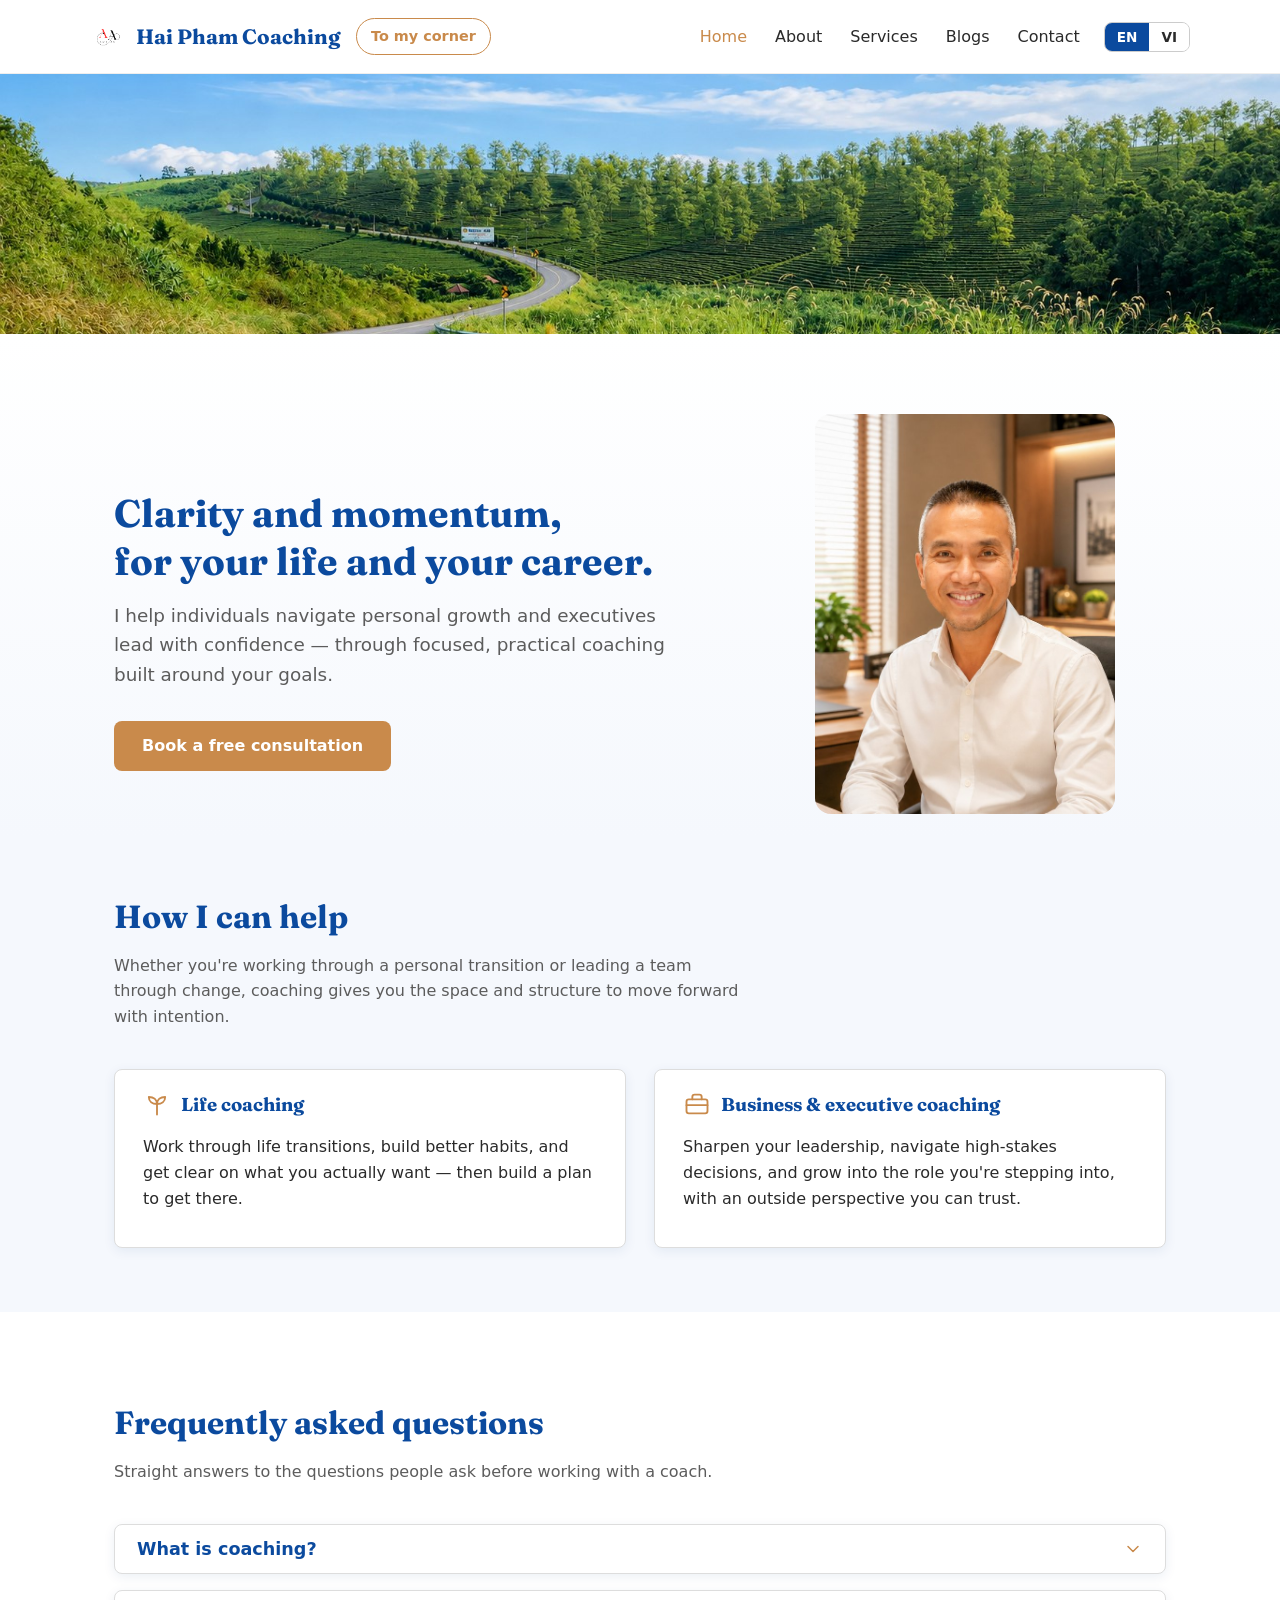
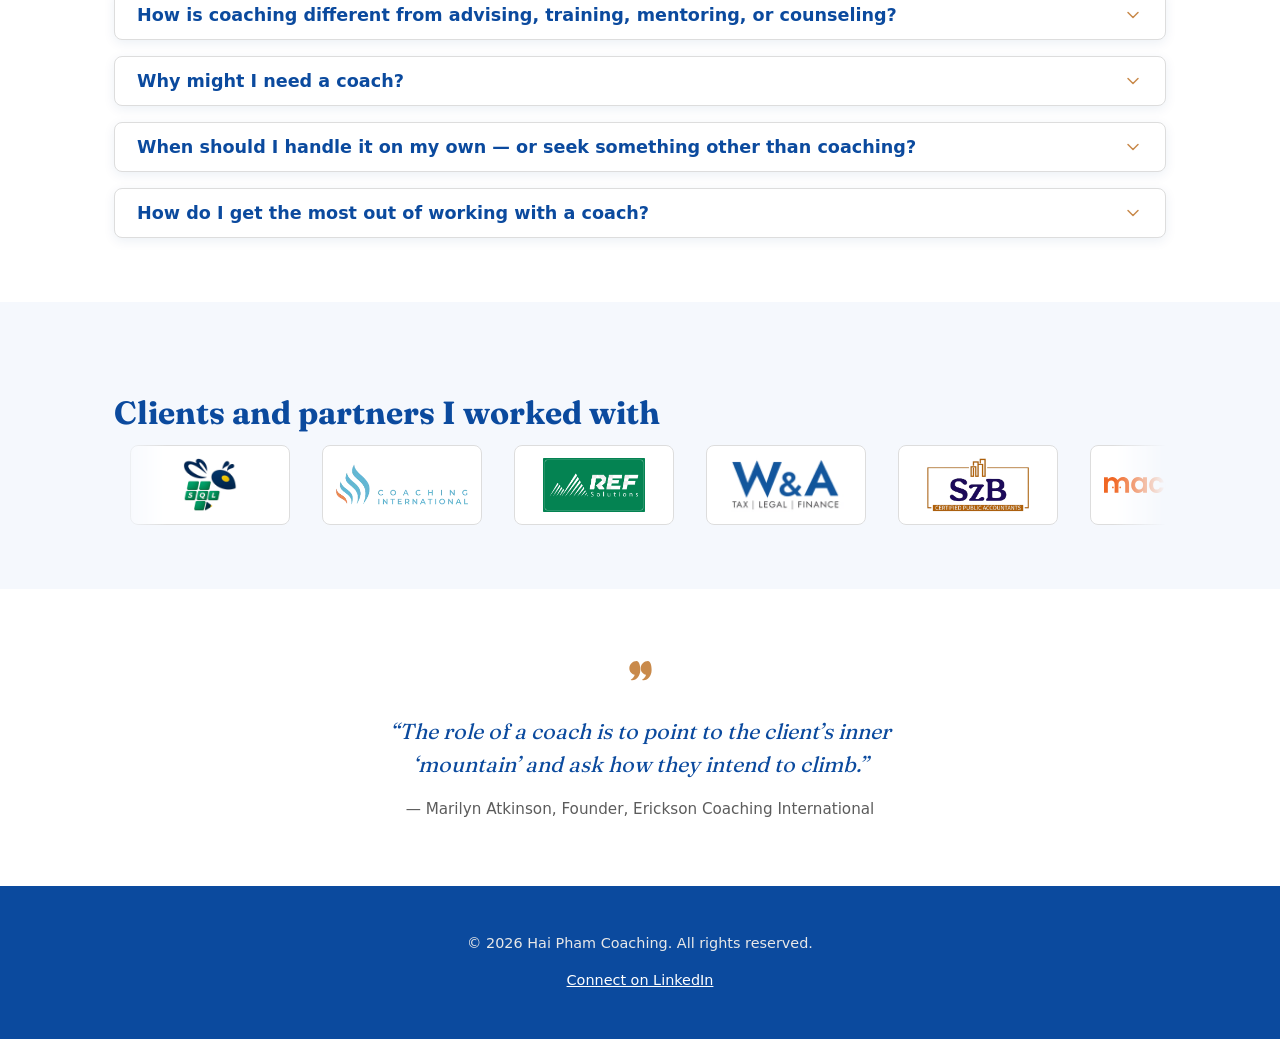
<file: index.html>
<!DOCTYPE html>
<html lang="en">
<head>
  <meta charset="UTF-8">
  <meta name="viewport" content="width=device-width, initial-scale=1.0">
  <title>Hai Pham Coaching &mdash; Life &amp; executive coaching</title>
  <link rel="preload" href="fonts/fraunces.woff2" as="font" type="font/woff2" crossorigin>
  <link rel="stylesheet" href="css/style.css">
  <link rel="icon" type="image/png" href="img/logo.png">
</head>
<body>
  <header class="site-header">
    <nav class="nav container">
      <div class="nav-left">
        <a class="nav-brand" href="index.html">
          <img src="img/logo.png" alt="Hai Pham Coaching logo" class="nav-logo">
          Hai Pham Coaching
        </a>
        <a class="nav-corner" href="corner/">
          <span class="i18n-inline" data-lang="en">To my corner</span><span class="i18n-inline" data-lang="vi">Đến góc của tôi</span>
        </a>
      </div>
      <div class="nav-right">
        <ul class="nav-links">
          <li><a href="index.html" class="active">
            <span class="i18n-inline" data-lang="en">Home</span><span class="i18n-inline" data-lang="vi">Trang chủ</span>
          </a></li>
          <li><a href="about.html">
            <span class="i18n-inline" data-lang="en">About</span><span class="i18n-inline" data-lang="vi">Giới thiệu</span>
          </a></li>
          <li><a href="services.html">
            <span class="i18n-inline" data-lang="en">Services</span><span class="i18n-inline" data-lang="vi">Dịch vụ</span>
          </a></li>
          <li><a href="blog.html">
            <span class="i18n-inline" data-lang="en">Blogs</span><span class="i18n-inline" data-lang="vi">Bài viết</span>
          </a></li>
          <li><a href="contact.html">
            <span class="i18n-inline" data-lang="en">Contact</span><span class="i18n-inline" data-lang="vi">Liên hệ</span>
          </a></li>
        </ul>
        <div class="lang-toggle">
          <button type="button" data-lang="en" class="active">EN</button>
          <button type="button" data-lang="vi">VI</button>
        </div>
      </div>
    </nav>
  </header>

  <div class="page-banner">
    <img src="img/banner-tea-hill.jpg" alt="Winding road through tea hill terraces at Dồi chè Phước Lạc">
  </div>

  <main>
    <section class="hero">
      <div class="container hero-inner">
        <div class="hero-content">
          <h1>
            <span class="i18n-inline" data-lang="en">Clarity and momentum, for&nbsp;your life and your career.</span><span class="i18n-inline" data-lang="vi">Sự rõ ràng và động lực, cho&nbsp;cuộc sống và sự nghiệp của bạn.</span>
          </h1>
          <p>
            <span class="i18n-inline" data-lang="en">
              I help individuals navigate personal growth and executives lead with
              confidence &mdash; through focused, practical coaching built around
              your goals.
            </span><span class="i18n-inline" data-lang="vi">
              Tôi giúp các cá nhân định hướng hành trình phát triển bản thân và các
              nhà lãnh đạo dẫn dắt với sự tự tin &mdash; thông qua coaching tập
              trung, thực tế, xây dựng quanh mục tiêu của bạn.
            </span>
          </p>
          <a class="btn btn-primary" href="contact.html">
            <span class="i18n-inline" data-lang="en">Book a free consultation</span><span class="i18n-inline" data-lang="vi">Đặt lịch tư vấn miễn phí</span>
          </a>
        </div>
        <div class="hero-photo">
          <img src="img/headshot.jpg" alt="Hai Pham">
        </div>
      </div>
    </section>

    <section class="section section-tight-top">
      <div class="container">
        <h2>
          <span class="i18n-inline" data-lang="en">How I can help</span><span class="i18n-inline" data-lang="vi">Tôi có thể giúp gì cho bạn</span>
        </h2>
        <p class="section-intro">
          <span class="i18n-inline" data-lang="en">
            Whether you're working through a personal transition or leading a
            team through change, coaching gives you the space and structure to
            move forward with intention.
          </span><span class="i18n-inline" data-lang="vi">
            Dù bạn đang trải qua một giai đoạn chuyển đổi cá nhân hay dẫn dắt
            đội ngũ qua thời kỳ thay đổi, coaching mang lại cho bạn không gian
            và cấu trúc để tiến về phía trước một cách có chủ đích.
          </span>
        </p>
        <div class="grid">
          <div class="card">
            <div class="card-heading">
              <svg class="card-icon" aria-hidden="true"><use href="img/icons.svg#icon-sprout"></use></svg>
              <h3>Life coaching</h3>
            </div>
            <p>
              <span class="i18n-inline" data-lang="en">
                Work through life transitions, build better habits, and get
                clear on what you actually want &mdash; then build a plan to
                get there.
              </span><span class="i18n-inline" data-lang="vi">
                Vượt qua các giai đoạn chuyển đổi trong cuộc sống, xây dựng
                thói quen tốt hơn, và làm rõ điều bạn thực sự muốn &mdash;
                sau đó xây dựng kế hoạch để đạt được điều đó.
              </span>
            </p>
          </div>
          <div class="card">
            <div class="card-heading">
              <svg class="card-icon" aria-hidden="true"><use href="img/icons.svg#icon-briefcase"></use></svg>
              <h3>Business &amp; executive coaching</h3>
            </div>
            <p>
              <span class="i18n-inline" data-lang="en">
                Sharpen your leadership, navigate high-stakes decisions, and
                grow into the role you're stepping into, with an outside
                perspective you can trust.
              </span><span class="i18n-inline" data-lang="vi">
                Rèn giũa khả năng lãnh đạo, đưa ra quyết định trong những tình
                huống quan trọng, và phát triển vào vai trò mới &mdash; với
                một góc nhìn khách quan mà bạn có thể tin tưởng.
              </span>
            </p>
          </div>
        </div>
      </div>
    </section>

    <section class="section section-alt">
      <div class="container">
        <h2>
          <span class="i18n-inline" data-lang="en">Frequently asked questions</span><span class="i18n-inline" data-lang="vi">Câu hỏi thường gặp</span>
        </h2>
        <p class="section-intro">
          <span class="i18n-inline" data-lang="en">
            Straight answers to the questions people ask before working with a coach.
          </span><span class="i18n-inline" data-lang="vi">
            Câu trả lời thẳng thắn cho những câu hỏi mọi người thường đặt ra
            trước khi làm việc với một coach.
          </span>
        </p>
        <div class="stack">
          <div class="card faq-item">
            <button type="button" class="faq-question">
              <span>
                <span class="i18n-inline" data-lang="en">What is coaching?</span><span class="i18n-inline" data-lang="vi">Coaching là gì?</span>
              </span>
              <svg class="faq-toggle-icon" aria-hidden="true"><use href="img/icons.svg#icon-chevron"></use></svg>
            </button>
            <div class="faq-answer">
              <p>
                <span class="i18n-inline" data-lang="en">
                  Coaching is a structured conversation built on questions, not answers.
                  A coach helps you think more clearly, see your own blind spots, and
                  decide faster &mdash; the coach doesn't hand you a solution, you build
                  it yourself. It is future-focused: the starting point is where you
                  want to go, not what went wrong.
                </span><span class="i18n-inline" data-lang="vi">
                  Coaching là một cuộc trò chuyện có cấu trúc, được xây dựng trên câu hỏi
                  chứ không phải câu trả lời. Coach giúp bạn suy nghĩ rõ ràng hơn, nhìn
                  thấy điểm mù của chính mình, và ra quyết định nhanh hơn &mdash; coach
                  không đưa ra giải pháp, chính bạn là người xây dựng nó. Coaching hướng
                  đến tương lai: điểm khởi đầu là nơi bạn muốn đến, không phải chuyện đã
                  sai ở đâu.
                </span>
              </p>
            </div>
          </div>

          <div class="card faq-item">
            <button type="button" class="faq-question">
              <span>
                <span class="i18n-inline" data-lang="en">How is coaching different from advising, training, mentoring, or counseling?</span><span class="i18n-inline" data-lang="vi">Coaching khác gì với tư vấn, đào tạo, cố vấn, hay trị liệu tâm lý?</span>
              </span>
              <svg class="faq-toggle-icon" aria-hidden="true"><use href="img/icons.svg#icon-chevron"></use></svg>
            </button>
            <div class="faq-answer">
              <p>
                <span class="i18n-inline" data-lang="en">
                  They solve different problems. Picking the wrong one wastes time and money.
                </span><span class="i18n-inline" data-lang="vi">
                  Mỗi phương pháp giải quyết một vấn đề khác nhau. Chọn sai phương pháp
                  sẽ lãng phí thời gian và tiền bạc.
                </span>
              </p>
              <div class="faq-table-wrapper i18n-block" data-lang="en">
                <table class="faq-table">
                  <thead>
                    <tr><th>Approach</th><th>Who holds the answer</th><th>Best used when</th></tr>
                  </thead>
                  <tbody>
                    <tr><td>Advising</td><td>The advisor (an expert)</td><td>You need specific expert knowledge to solve a defined problem</td></tr>
                    <tr><td>Training</td><td>The trainer / the curriculum</td><td>You're missing a skill or piece of knowledge</td></tr>
                    <tr><td>Mentoring</td><td>The mentor (via their own experience)</td><td>You want guidance from someone who has walked a similar path</td></tr>
                    <tr><td>Counseling / Therapy</td><td>The therapist, working with you on healing</td><td>You're dealing with emotional pain, trauma, or mental health</td></tr>
                    <tr><td>Coaching</td><td>You</td><td>You already have the capability, but need clarity, structure, and accountability to move</td></tr>
                  </tbody>
                </table>
              </div>
              <div class="faq-table-wrapper i18n-block" data-lang="vi">
                <table class="faq-table">
                  <thead>
                    <tr><th>Phương pháp</th><th>Ai nắm câu trả lời</th><th>Phù hợp khi nào</th></tr>
                  </thead>
                  <tbody>
                    <tr><td>Tư vấn (Advising)</td><td>Chuyên gia tư vấn</td><td>Bạn cần kiến thức chuyên môn cụ thể để giải quyết một vấn đề đã xác định rõ</td></tr>
                    <tr><td>Đào tạo (Training)</td><td>Giảng viên / chương trình đào tạo</td><td>Bạn đang thiếu một kỹ năng hoặc kiến thức cụ thể</td></tr>
                    <tr><td>Cố vấn (Mentoring)</td><td>Người cố vấn (dựa trên kinh nghiệm của họ)</td><td>Bạn muốn được dẫn dắt bởi người đã từng đi qua con đường tương tự</td></tr>
                    <tr><td>Trị liệu tâm lý (Counseling)</td><td>Chuyên gia trị liệu, cùng bạn xử lý tổn thương</td><td>Bạn đang đối diện với nỗi đau tinh thần, sang chấn, hoặc vấn đề sức khỏe tâm lý</td></tr>
                    <tr><td>Coaching</td><td>Chính bạn</td><td>Bạn đã có năng lực, nhưng cần sự rõ ràng, cấu trúc, và tính cam kết để hành động</td></tr>
                  </tbody>
                </table>
              </div>
            </div>
          </div>

          <div class="card faq-item">
            <button type="button" class="faq-question">
              <span>
                <span class="i18n-inline" data-lang="en">Why might I need a coach?</span><span class="i18n-inline" data-lang="vi">Tại sao tôi có thể cần một coach?</span>
              </span>
              <svg class="faq-toggle-icon" aria-hidden="true"><use href="img/icons.svg#icon-chevron"></use></svg>
            </button>
            <div class="faq-answer">
              <p>
                <span class="i18n-inline" data-lang="en">Consider coaching if you recognize any of these:</span><span class="i18n-inline" data-lang="vi">Hãy cân nhắc coaching nếu bạn nhận ra một trong các dấu hiệu sau:</span>
              </p>
              <ul>
                <li><span class="i18n-inline" data-lang="en">You're facing an important decision and want a clearer head, not a second opinion</span><span class="i18n-inline" data-lang="vi">Bạn đang đối diện với một quyết định quan trọng và cần một cái đầu tỉnh táo hơn, chứ không phải thêm một ý kiến khác</span></li>
                <li><span class="i18n-inline" data-lang="en">You're capable but stuck &mdash; you know something needs to change but can't pin down what</span><span class="i18n-inline" data-lang="vi">Bạn có năng lực nhưng đang bị mắc kẹt &mdash; bạn biết cần thay đổi điều gì đó nhưng chưa xác định được rõ ràng</span></li>
                <li><span class="i18n-inline" data-lang="en">You're stepping into a new role, level, or responsibility and want to navigate it deliberately</span><span class="i18n-inline" data-lang="vi">Bạn đang bước vào một vai trò, cấp bậc, hoặc trách nhiệm mới và muốn đi qua giai đoạn này một cách có chủ đích</span></li>
                <li><span class="i18n-inline" data-lang="en">You want a structured space with real accountability, not just a conversation that ends when it ends</span><span class="i18n-inline" data-lang="vi">Bạn muốn một không gian có cấu trúc với tính cam kết thực sự, không chỉ là một cuộc trò chuyện kết thúc rồi thôi</span></li>
                <li><span class="i18n-inline" data-lang="en">You want an independent thinking partner with no stake in the outcome</span><span class="i18n-inline" data-lang="vi">Bạn muốn một người đồng hành tư duy độc lập, không có lợi ích cá nhân trong kết quả của bạn</span></li>
              </ul>
            </div>
          </div>

          <div class="card faq-item">
            <button type="button" class="faq-question">
              <span>
                <span class="i18n-inline" data-lang="en">When should I handle it on my own &mdash; or seek something other than coaching?</span><span class="i18n-inline" data-lang="vi">Khi nào tôi nên tự xử lý, hoặc tìm đến một hình thức hỗ trợ khác thay vì coaching?</span>
              </span>
              <svg class="faq-toggle-icon" aria-hidden="true"><use href="img/icons.svg#icon-chevron"></use></svg>
            </button>
            <div class="faq-answer">
              <p>
                <span class="i18n-inline" data-lang="en">Coaching isn't the right tool for everything. Consider other paths when:</span><span class="i18n-inline" data-lang="vi">Coaching không phải là công cụ phù hợp cho mọi tình huống. Hãy cân nhắc hướng khác khi:</span>
              </p>
              <ul>
                <li><span class="i18n-inline" data-lang="en">The gap is a missing skill or piece of knowledge &rarr; training will close it faster</span><span class="i18n-inline" data-lang="vi">Khoảng trống là do thiếu kỹ năng hoặc kiến thức &rarr; đào tạo sẽ giải quyết nhanh hơn</span></li>
                <li><span class="i18n-inline" data-lang="en">You need a specific expert answer to a defined technical problem &rarr; advice is more efficient</span><span class="i18n-inline" data-lang="vi">Bạn cần một câu trả lời chuyên môn cụ thể cho một vấn đề kỹ thuật đã xác định rõ &rarr; tư vấn sẽ hiệu quả hơn</span></li>
                <li><span class="i18n-inline" data-lang="en">You're carrying emotional pain, trauma, or a mental health condition &rarr; therapy is the appropriate support</span><span class="i18n-inline" data-lang="vi">Bạn đang mang nỗi đau tinh thần, sang chấn, hoặc một vấn đề sức khỏe tâm lý &rarr; trị liệu là hình thức hỗ trợ phù hợp</span></li>
                <li><span class="i18n-inline" data-lang="en">You already have full clarity and a plan &mdash; you just need to execute it</span><span class="i18n-inline" data-lang="vi">Bạn đã có sự rõ ràng và một kế hoạch đầy đủ &mdash; bạn chỉ cần bắt tay vào thực hiện</span></li>
                <li><span class="i18n-inline" data-lang="en">You're not ready to be honest and open in the conversation &mdash; coaching only works with real engagement</span><span class="i18n-inline" data-lang="vi">Bạn chưa sẵn sàng thành thật và cởi mở trong cuộc trò chuyện &mdash; coaching chỉ hiệu quả khi có sự tham gia thực sự</span></li>
              </ul>
            </div>
          </div>

          <div class="card faq-item">
            <button type="button" class="faq-question">
              <span>
                <span class="i18n-inline" data-lang="en">How do I get the most out of working with a coach?</span><span class="i18n-inline" data-lang="vi">Làm sao để tận dụng tốt nhất một coach?</span>
              </span>
              <svg class="faq-toggle-icon" aria-hidden="true"><use href="img/icons.svg#icon-chevron"></use></svg>
            </button>
            <div class="faq-answer">
              <ul>
                <li><span class="i18n-inline" data-lang="en">Bring a real, specific topic &mdash; not a vague theme</span><span class="i18n-inline" data-lang="vi">Mang đến một chủ đề thực tế, cụ thể &mdash; không phải một ý tưởng mơ hồ</span></li>
                <li><span class="i18n-inline" data-lang="en">Be willing to be challenged, not just validated</span><span class="i18n-inline" data-lang="vi">Sẵn sàng được thử thách, không chỉ để được xác nhận là mình đúng</span></li>
                <li><span class="i18n-inline" data-lang="en">Do the thinking and action between sessions, not only during them</span><span class="i18n-inline" data-lang="vi">Thực hiện việc suy nghĩ và hành động giữa các buổi, không chỉ trong buổi coaching</span></li>
                <li><span class="i18n-inline" data-lang="en">Stay honest even when it's uncomfortable &mdash; a coach can only work with what you actually bring</span><span class="i18n-inline" data-lang="vi">Giữ sự thành thật ngay cả khi điều đó không thoải mái &mdash; coach chỉ có thể làm việc với những gì bạn thực sự mang đến</span></li>
                <li><span class="i18n-inline" data-lang="en">Commit to a minimum number of sessions (typically 3&ndash;6) before judging results; change rarely shows in one conversation</span><span class="i18n-inline" data-lang="vi">Cam kết một số buổi tối thiểu (thường là 3&ndash;6 buổi) trước khi đánh giá kết quả; sự thay đổi hiếm khi thể hiện rõ sau một cuộc trò chuyện</span></li>
              </ul>
            </div>
          </div>
        </div>
      </div>
    </section>

    <section class="section">
      <div class="container">
        <h2>
          <span class="i18n-inline" data-lang="en">Clients and partners I worked with</span><span class="i18n-inline" data-lang="vi">Khách hàng và đối tác tôi đã làm việc cùng</span>
        </h2>
        <div class="logo-marquee">
          <div class="logo-track">
            <div class="logo-item"><img src="img/logos/beefast.jpg" alt="Beefast"></div>
            <div class="logo-item"><img src="img/logos/eci.webp" alt="Erickson Coaching International"></div>
            <div class="logo-item"><img src="img/logos/ref-solutions.png" alt="REF Solutions"></div>
            <div class="logo-item"><img src="img/logos/wa-tax-legal-finance.png" alt="W&amp;A Tax Legal Finance"></div>
            <div class="logo-item"><img src="img/logos/szbcpa.webp" alt="SzB Certified Public Accountants"></div>
            <div class="logo-item"><img src="img/logos/ma-corner.svg" alt="MA Corner"></div>
            <div class="logo-item" aria-hidden="true"><img src="img/logos/beefast.jpg" alt=""></div>
            <div class="logo-item" aria-hidden="true"><img src="img/logos/eci.webp" alt=""></div>
            <div class="logo-item" aria-hidden="true"><img src="img/logos/ref-solutions.png" alt=""></div>
            <div class="logo-item" aria-hidden="true"><img src="img/logos/wa-tax-legal-finance.png" alt=""></div>
            <div class="logo-item" aria-hidden="true"><img src="img/logos/szbcpa.webp" alt=""></div>
            <div class="logo-item" aria-hidden="true"><img src="img/logos/ma-corner.svg" alt=""></div>
          </div>
        </div>
      </div>
    </section>

    <section class="section section-alt quote-section">
      <div class="container">
        <svg class="quote-mark-icon" aria-hidden="true"><use href="img/icons.svg#icon-quote"></use></svg>
        <blockquote class="quote-block i18n-block" data-lang="en">
          <p class="quote-text">&ldquo;The role of a coach is to point to the client&rsquo;s inner &lsquo;mountain&rsquo; and ask how they intend to climb.&rdquo;</p>
          <p class="quote-attribution">&mdash; Marilyn Atkinson, Founder, Erickson Coaching International</p>
        </blockquote>
        <blockquote class="quote-block i18n-block" data-lang="vi">
          <p class="quote-text">&ldquo;Vai trò của coach là chỉ cho khách hàng thấy &lsquo;ngọn núi&rsquo; bên trong họ &mdash; và hỏi họ định leo lên như thế nào.&rdquo;</p>
          <p class="quote-attribution">&mdash; Marilyn Atkinson, Nhà sáng lập, Erickson Coaching International</p>
        </blockquote>
      </div>
    </section>
  </main>

  <footer class="site-footer">
    <div class="container">
      <p>
        <span class="i18n-inline" data-lang="en">&copy; 2026 Hai Pham Coaching. All rights reserved.</span><span class="i18n-inline" data-lang="vi">&copy; 2026 Hai Pham Coaching. Bảo lưu mọi quyền.</span>
      </p>
      <p><a href="https://www.linkedin.com/in/minh-hai-pham-14641437" target="_blank" rel="noopener">
        <span class="i18n-inline" data-lang="en">Connect on LinkedIn</span><span class="i18n-inline" data-lang="vi">Kết nối trên LinkedIn</span>
      </a></p>
    </div>
  </footer>

  <script src="js/i18n.js"></script>
  <script src="js/faq.js"></script>
</body>
</html>
</file>
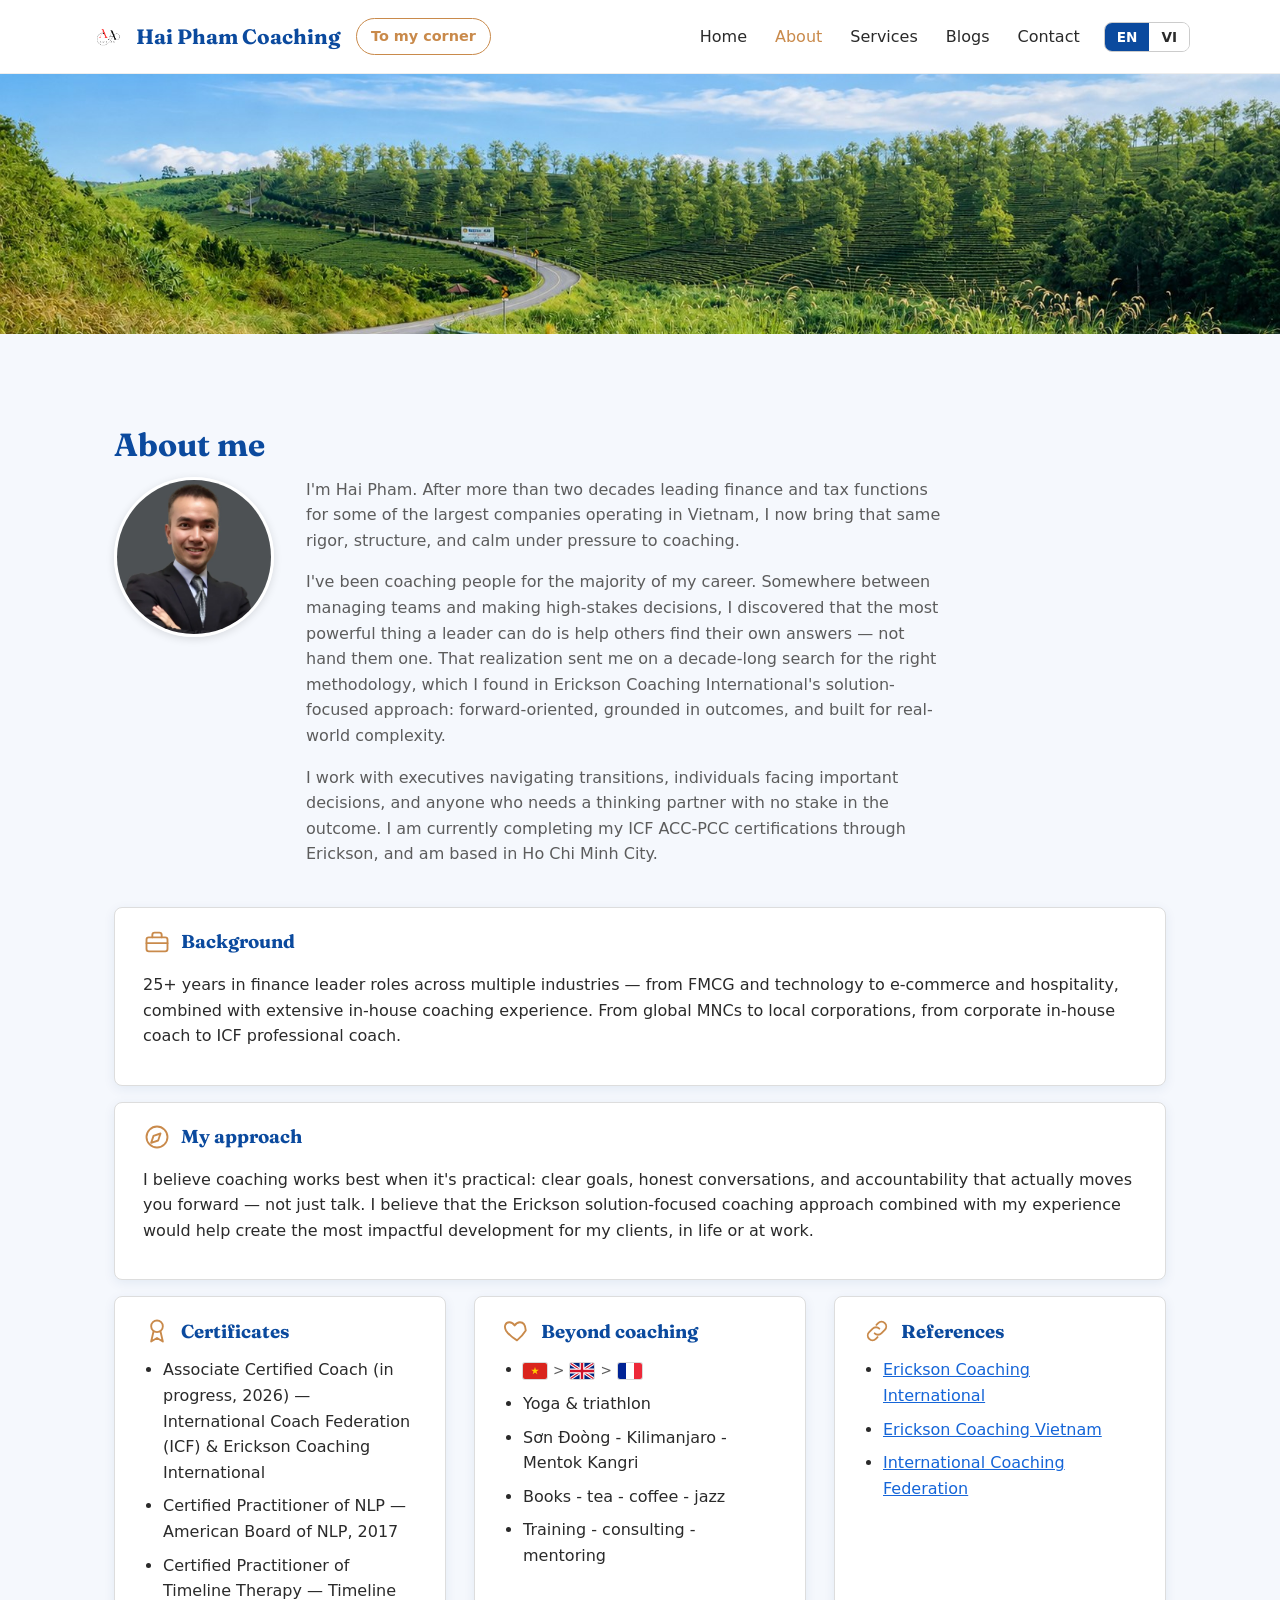
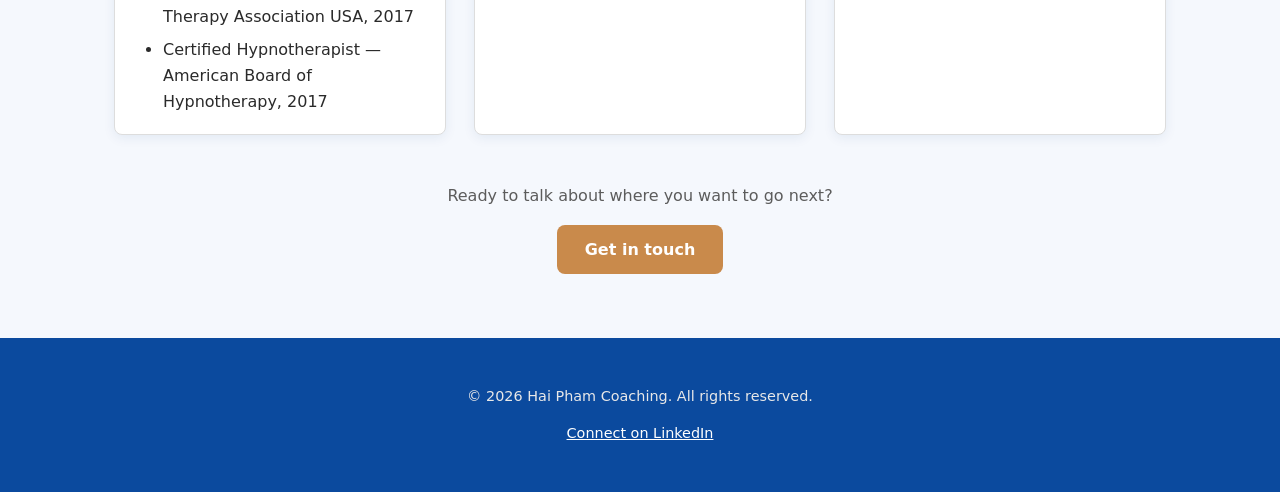
<file: about.html>
<!DOCTYPE html>
<html lang="en">
<head>
  <meta charset="UTF-8">
  <meta name="viewport" content="width=device-width, initial-scale=1.0">
  <title>About &mdash; Hai Pham Coaching</title>
  <link rel="preload" href="fonts/fraunces.woff2" as="font" type="font/woff2" crossorigin>
  <link rel="stylesheet" href="css/style.css">
  <link rel="icon" type="image/png" href="img/logo.png">
</head>
<body>
  <header class="site-header">
    <nav class="nav container">
      <div class="nav-left">
        <a class="nav-brand" href="index.html">
          <img src="img/logo.png" alt="Hai Pham Coaching logo" class="nav-logo">
          Hai Pham Coaching
        </a>
        <a class="nav-corner" href="corner/">
          <span class="i18n-inline" data-lang="en">To my corner</span><span class="i18n-inline" data-lang="vi">Đến góc của tôi</span>
        </a>
      </div>
      <div class="nav-right">
        <ul class="nav-links">
          <li><a href="index.html">
            <span class="i18n-inline" data-lang="en">Home</span><span class="i18n-inline" data-lang="vi">Trang chủ</span>
          </a></li>
          <li><a href="about.html" class="active">
            <span class="i18n-inline" data-lang="en">About</span><span class="i18n-inline" data-lang="vi">Giới thiệu</span>
          </a></li>
          <li><a href="services.html">
            <span class="i18n-inline" data-lang="en">Services</span><span class="i18n-inline" data-lang="vi">Dịch vụ</span>
          </a></li>
          <li><a href="blog.html">
            <span class="i18n-inline" data-lang="en">Blogs</span><span class="i18n-inline" data-lang="vi">Bài viết</span>
          </a></li>
          <li><a href="contact.html">
            <span class="i18n-inline" data-lang="en">Contact</span><span class="i18n-inline" data-lang="vi">Liên hệ</span>
          </a></li>
        </ul>
        <div class="lang-toggle">
          <button type="button" data-lang="en" class="active">EN</button>
          <button type="button" data-lang="vi">VI</button>
        </div>
      </div>
    </nav>
  </header>

  <div class="page-banner">
    <img src="img/banner-tea-hill.jpg" alt="Winding road through tea hill terraces at Dồi chè Phước Lạc">
  </div>

  <main>
    <section class="section">
      <div class="container">
        <h2>
          <span class="i18n-inline" data-lang="en">About me</span><span class="i18n-inline" data-lang="vi">Giới thiệu</span>
        </h2>
        <div class="about-header">
          <img
            class="about-photo"
            src="img/hai-pham-profile.jpg"
            alt="Portrait of Hai Pham"
            width="200"
            height="200"
          >
          <div class="section-intro about-header-intro">
            <p>
              <span class="i18n-inline" data-lang="en">
                I'm Hai Pham. After more than two decades leading finance and
                tax functions for some of the largest companies operating in
                Vietnam, I now bring that same rigor, structure, and calm
                under pressure to coaching.
              </span><span class="i18n-inline" data-lang="vi">
                Tôi là Hải Phạm. Sau hơn hai thập kỷ lãnh đạo các bộ phận tài
                chính và thuế cho một số công ty lớn nhất hoạt động tại Việt
                Nam, giờ đây tôi mang chính sự nghiêm túc, cấu trúc, và sự
                bình tĩnh dưới áp lực đó vào công việc coaching.
              </span>
            </p>
            <p>
              <span class="i18n-inline" data-lang="en">
                I've been coaching people for the majority of my career.
                Somewhere between managing teams and making high-stakes
                decisions, I discovered that the most powerful thing a leader
                can do is help others find their own answers &mdash; not hand
                them one. That realization sent me on a decade-long search
                for the right methodology, which I found in Erickson Coaching
                International's solution-focused approach: forward-oriented,
                grounded in outcomes, and built for real-world complexity.
              </span><span class="i18n-inline" data-lang="vi">
                Tôi đã coaching cho mọi người trong phần lớn sự nghiệp của
                mình. Ở đâu đó giữa việc quản lý đội ngũ và đưa ra những
                quyết định quan trọng, tôi nhận ra rằng điều mạnh mẽ nhất một
                người lãnh đạo có thể làm là giúp người khác tự tìm ra câu
                trả lời của chính họ &mdash; chứ không phải đưa cho họ một
                câu trả lời có sẵn. Nhận thức đó đưa tôi vào một hành trình
                tìm kiếm phương pháp phù hợp kéo dài cả thập kỷ, và tôi đã
                tìm thấy nó trong phương pháp solution-focused của Erickson
                Coaching International: hướng về phía trước, bám sát kết
                quả, và được xây dựng cho sự phức tạp của thực tế.
              </span>
            </p>
            <p>
              <span class="i18n-inline" data-lang="en">
                I work with executives navigating transitions, individuals
                facing important decisions, and anyone who needs a thinking
                partner with no stake in the outcome. I am currently
                completing my ICF ACC-PCC certifications through Erickson,
                and am based in Ho Chi Minh City.
              </span><span class="i18n-inline" data-lang="vi">
                Tôi làm việc với các lãnh đạo đang trải qua giai đoạn chuyển
                đổi, các cá nhân đang đối diện với những quyết định quan
                trọng, và bất kỳ ai cần một người đồng hành tư duy không có
                lợi ích cá nhân trong kết quả. Hiện tại tôi đang hoàn thành
                các chứng chỉ ICF ACC-PCC thông qua Erickson, và đang sinh
                sống tại Thành phố Hồ Chí Minh.
              </span>
            </p>
          </div>
        </div>
        <div class="stack">
          <div class="card">
            <div class="card-heading">
              <svg class="card-icon" aria-hidden="true"><use href="img/icons.svg#icon-briefcase"></use></svg>
              <h3>
                <span class="i18n-inline" data-lang="en">Background</span><span class="i18n-inline" data-lang="vi">Kinh nghiệm</span>
              </h3>
            </div>
            <p>
              <span class="i18n-inline" data-lang="en">
                25+ years in finance leader roles across multiple industries
                &mdash; from FMCG and technology to e-commerce and
                hospitality, combined with extensive in-house coaching
                experience. From global MNCs to local corporations, from
                corporate in-house coach to ICF professional coach.
              </span><span class="i18n-inline" data-lang="vi">
                Hơn 25 năm đảm nhiệm các vai trò lãnh đạo tài chính (finance
                leader) qua nhiều ngành khác nhau &mdash; từ FMCG, công nghệ
                đến thương mại điện tử và khách sạn, cùng với kinh nghiệm
                coaching nội bộ sâu rộng. Từ các tập đoàn đa quốc gia đến
                doanh nghiệp trong nước, từ corporate in-house coach đến ICF
                professional coach.
              </span>
            </p>
          </div>

          <div class="card">
            <div class="card-heading">
              <svg class="card-icon" aria-hidden="true"><use href="img/icons.svg#icon-compass"></use></svg>
              <h3>
                <span class="i18n-inline" data-lang="en">My approach</span><span class="i18n-inline" data-lang="vi">Cách tiếp cận của tôi</span>
              </h3>
            </div>
            <p>
              <span class="i18n-inline" data-lang="en">
                I believe coaching works best when it's practical: clear goals,
                honest conversations, and accountability that actually moves
                you forward &mdash; not just talk. I believe that the
                Erickson solution-focused coaching approach combined with my
                experience would help create the most impactful development
                for my clients, in life or at work.
              </span><span class="i18n-inline" data-lang="vi">
                Tôi tin rằng coaching hiệu quả nhất khi thực tế: mục tiêu rõ
                ràng, những cuộc trò chuyện chân thành, và trách nhiệm thực sự
                giúp bạn tiến về phía trước &mdash; chứ không chỉ là nói
                suông. Tôi tin rằng phương pháp Erickson solution-focused
                coaching kết hợp với kinh nghiệm của mình sẽ tạo ra sự phát
                triển có tác động lớn nhất cho khách hàng của tôi, trong
                cuộc sống hay công việc.
              </span>
            </p>
          </div>

          <div class="grid">
            <div class="card">
              <div class="card-heading">
                <svg class="card-icon" aria-hidden="true"><use href="img/icons.svg#icon-award"></use></svg>
                <h3>
                  <span class="i18n-inline" data-lang="en">Certificates</span><span class="i18n-inline" data-lang="vi">Chứng chỉ</span>
                </h3>
              </div>
              <ul>
                <li>
                  Associate Certified Coach (in progress, 2026) &mdash;
                  International Coach Federation (ICF) &amp; Erickson
                  Coaching International
                </li>
                <li>
                  Certified Practitioner of NLP &mdash; American Board of
                  NLP, 2017
                </li>
                <li>
                  Certified Practitioner of Timeline Therapy &mdash;
                  Timeline Therapy Association USA, 2017
                </li>
                <li>
                  Certified Hypnotherapist &mdash; American Board of
                  Hypnotherapy, 2017
                </li>
              </ul>
            </div>
            <div class="card">
              <div class="card-heading">
                <svg class="card-icon" aria-hidden="true"><use href="img/icons.svg#icon-heart"></use></svg>
                <h3>
                  <span class="i18n-inline" data-lang="en">Beyond coaching</span><span class="i18n-inline" data-lang="vi">Ngoài công việc</span>
                </h3>
              </div>
              <ul>
                <li>
                  <span class="flag-row" aria-label="Vietnamese, then English, then French">
                    <svg class="flag-icon" viewBox="0 0 30 20" role="img" aria-label="Vietnam">
                      <rect width="30" height="20" fill="#DA251D" />
                      <polygon points="15,5 16.12,8.45 19.76,8.45 16.82,10.59 17.94,14.05 15,11.91 12.06,14.05 13.18,10.59 10.24,8.45 13.88,8.45" fill="#FFCD00" />
                    </svg>
                    <span class="flag-arrow">&gt;</span>
                    <svg class="flag-icon" viewBox="0 0 30 20" role="img" aria-label="United Kingdom">
                      <rect width="30" height="20" fill="#00247D" />
                      <path d="M0,0 L30,20 M30,0 L0,20" stroke="#fff" stroke-width="4" />
                      <path d="M0,0 L30,20 M30,0 L0,20" stroke="#CF142B" stroke-width="1.5" />
                      <path d="M15,0 V20 M0,10 H30" stroke="#fff" stroke-width="6" />
                      <path d="M15,0 V20 M0,10 H30" stroke="#CF142B" stroke-width="3" />
                    </svg>
                    <span class="flag-arrow">&gt;</span>
                    <svg class="flag-icon" viewBox="0 0 30 20" role="img" aria-label="France">
                      <rect width="10" height="20" fill="#002395" />
                      <rect x="10" width="10" height="20" fill="#fff" />
                      <rect x="20" width="10" height="20" fill="#ED2939" />
                    </svg>
                  </span>
                </li>
                <li>
                  <span class="i18n-inline" data-lang="en">Yoga &amp; triathlon</span><span class="i18n-inline" data-lang="vi">Yoga &amp; ba môn phối hợp</span>
                </li>
                <li>Sơn Đoòng - Kilimanjaro - Mentok Kangri</li>
                <li>
                  <span class="i18n-inline" data-lang="en">Books - tea - coffee - jazz</span><span class="i18n-inline" data-lang="vi">Sách - trà - cà phê - nhạc jazz</span>
                </li>
                <li>
                  <span class="i18n-inline" data-lang="en">Training - consulting - mentoring</span><span class="i18n-inline" data-lang="vi">Đào tạo - tư vấn - mentoring</span>
                </li>
              </ul>
            </div>
            <div class="card">
              <div class="card-heading">
                <svg class="card-icon" aria-hidden="true"><use href="img/icons.svg#icon-link"></use></svg>
                <h3>
                  <span class="i18n-inline" data-lang="en">References</span><span class="i18n-inline" data-lang="vi">Tài liệu tham khảo</span>
                </h3>
              </div>
              <ul>
                <li><a href="https://www.erickson.edu/en/home" target="_blank" rel="noopener">Erickson Coaching International</a></li>
                <li><a href="https://erickson.vn/" target="_blank" rel="noopener">Erickson Coaching Vietnam</a></li>
                <li><a href="https://coachingfederation.org/" target="_blank" rel="noopener">International Coaching Federation</a></li>
              </ul>
            </div>
          </div>
        </div>

        <div class="page-cta">
          <p>
            <span class="i18n-inline" data-lang="en">Ready to talk about where you want to go next?</span><span class="i18n-inline" data-lang="vi">Sẵn sàng trò chuyện về bước tiếp theo của bạn?</span>
          </p>
          <a class="btn btn-primary" href="contact.html">
            <span class="i18n-inline" data-lang="en">Get in touch</span><span class="i18n-inline" data-lang="vi">Liên hệ ngay</span>
          </a>
        </div>
      </div>
    </section>
  </main>

  <footer class="site-footer">
    <div class="container">
      <p>
        <span class="i18n-inline" data-lang="en">&copy; 2026 Hai Pham Coaching. All rights reserved.</span><span class="i18n-inline" data-lang="vi">&copy; 2026 Hai Pham Coaching. Bảo lưu mọi quyền.</span>
      </p>
      <p><a href="https://www.linkedin.com/in/minh-hai-pham-14641437" target="_blank" rel="noopener">
        <span class="i18n-inline" data-lang="en">Connect on LinkedIn</span><span class="i18n-inline" data-lang="vi">Kết nối trên LinkedIn</span>
      </a></p>
    </div>
  </footer>

  <script src="js/i18n.js"></script>
</body>
</html>
</file>
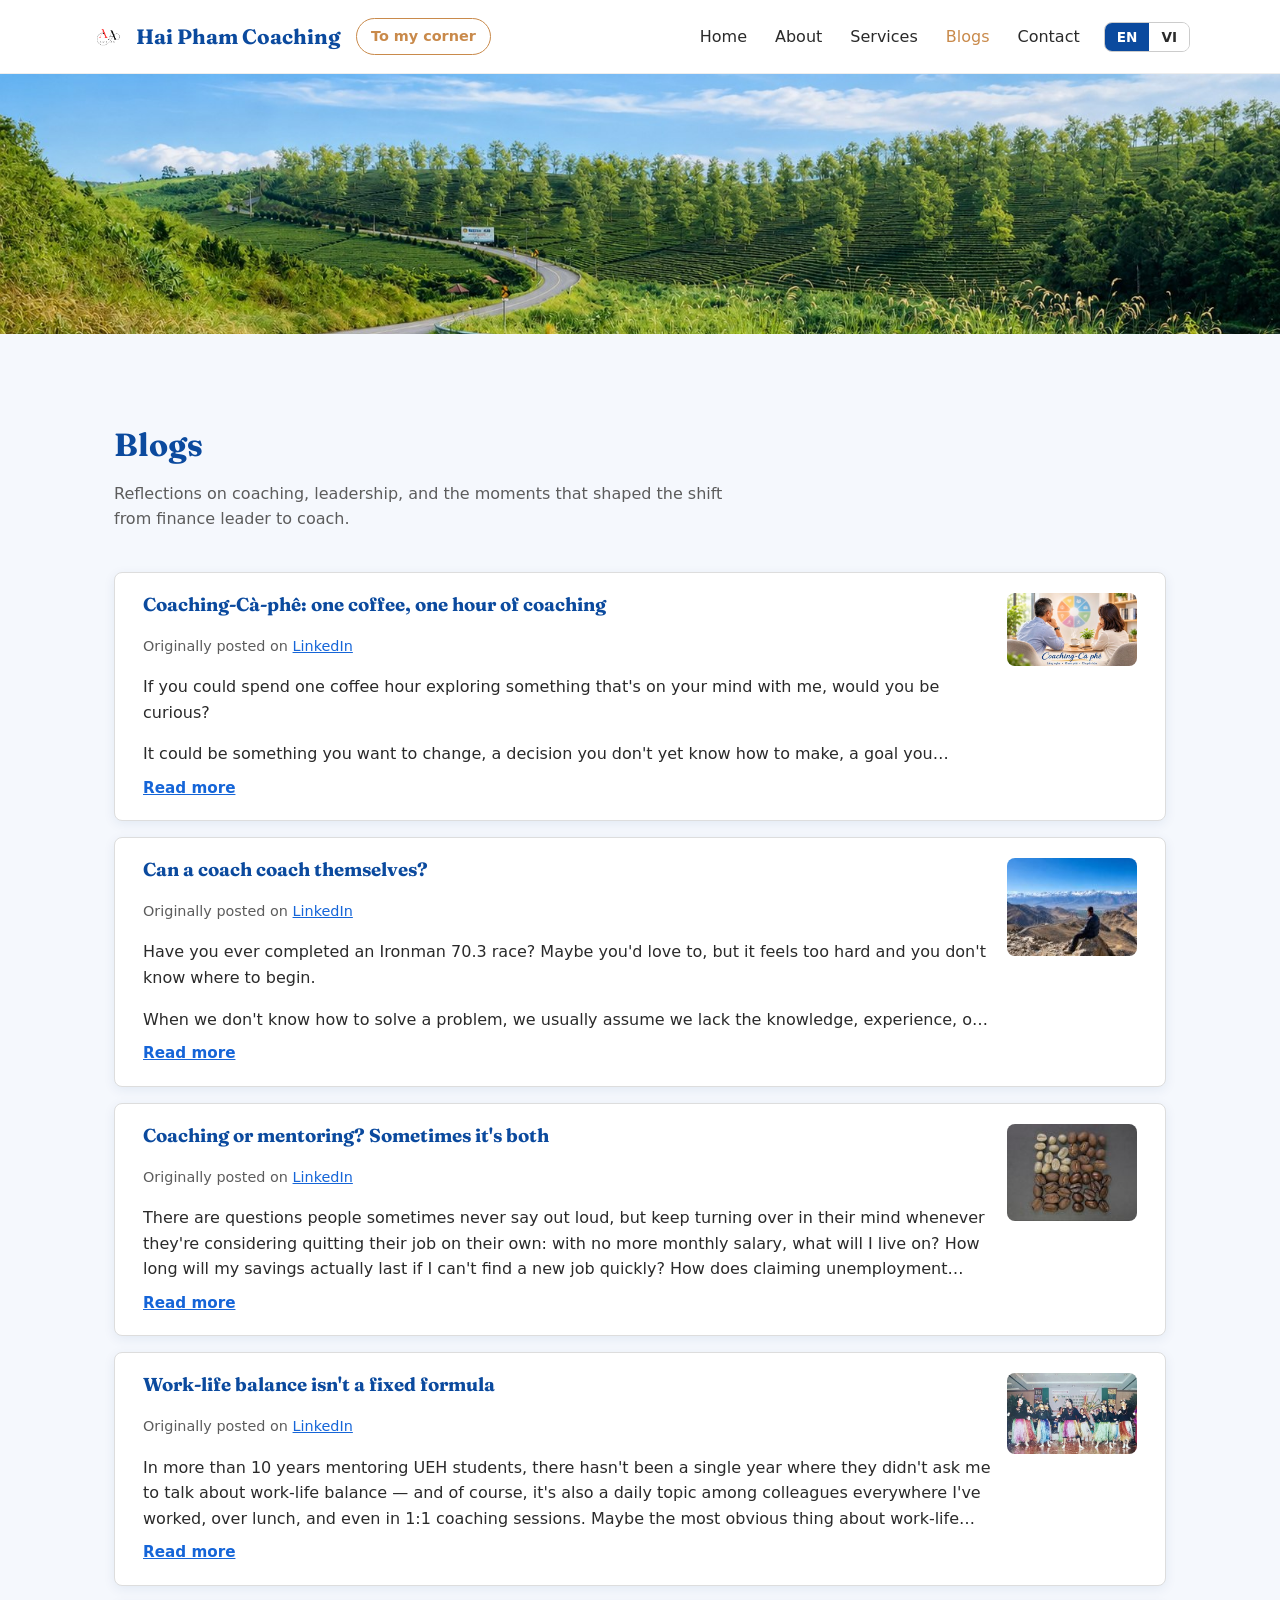
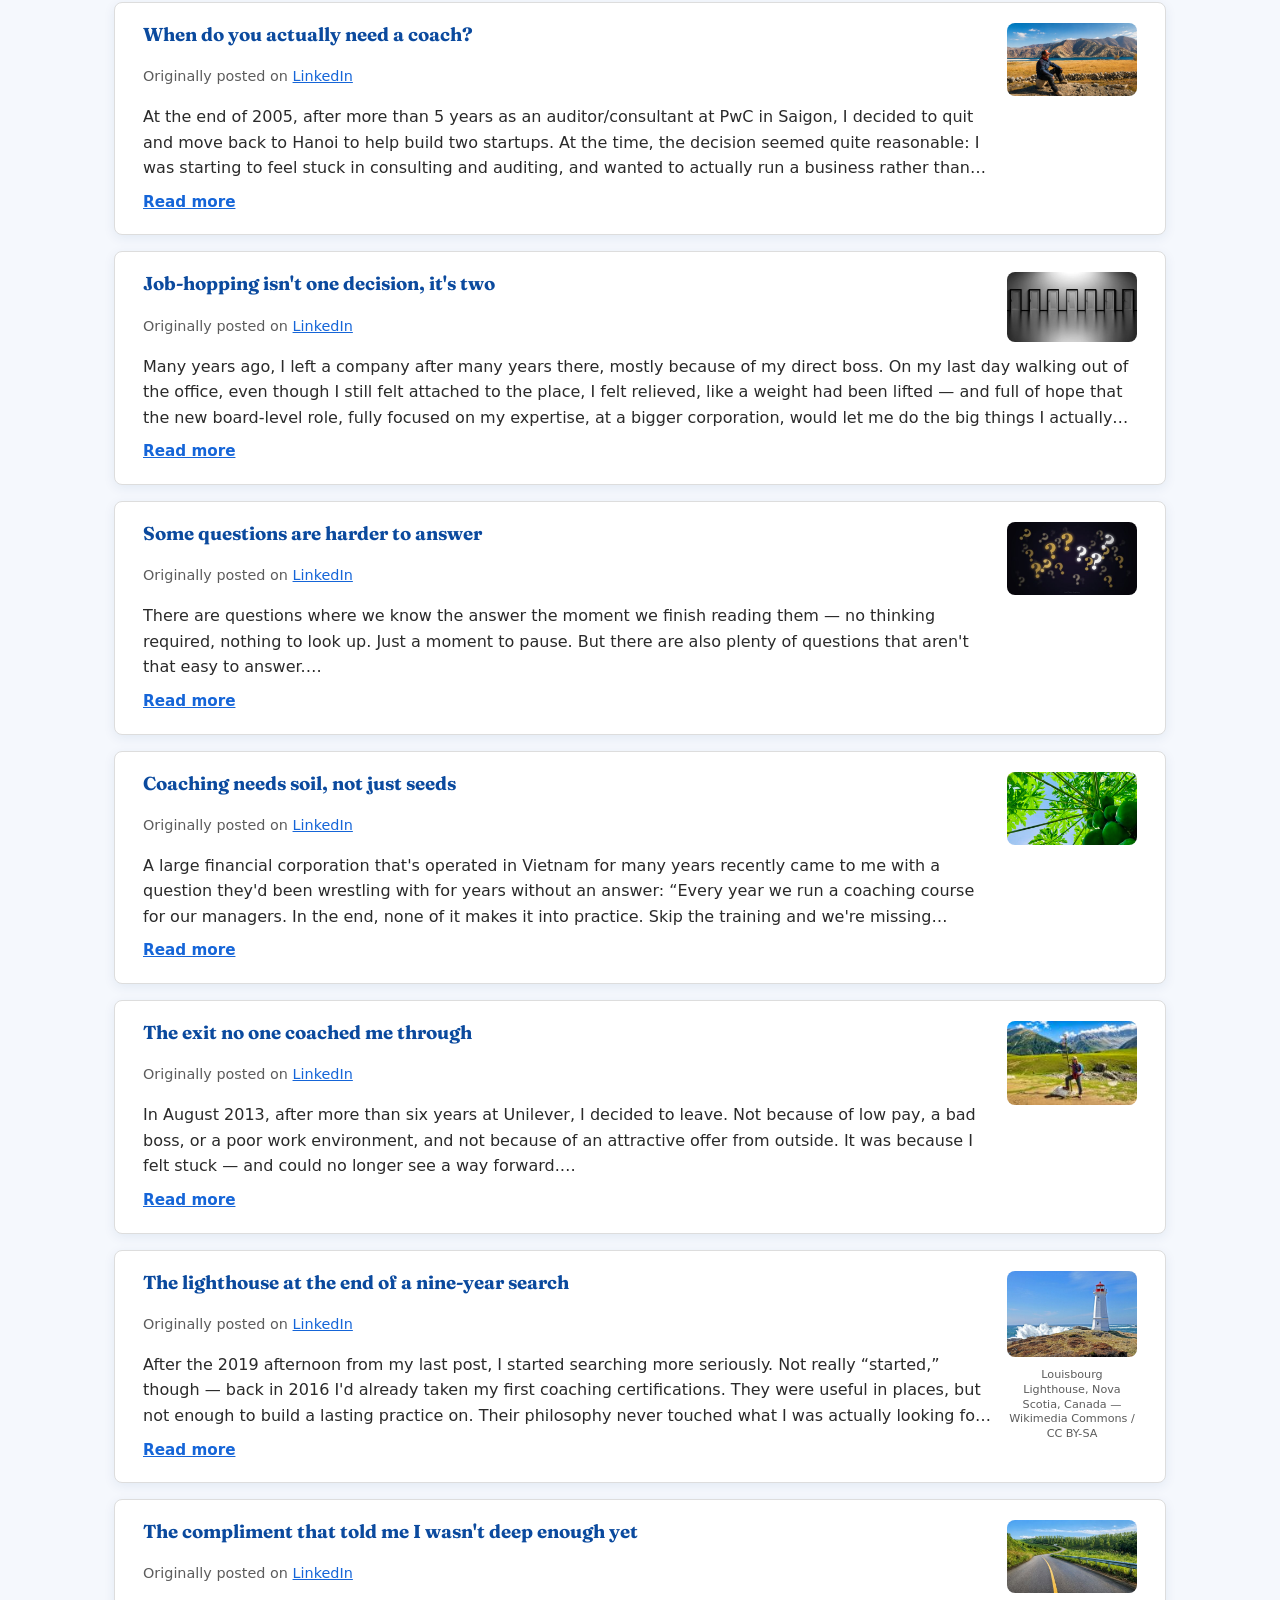
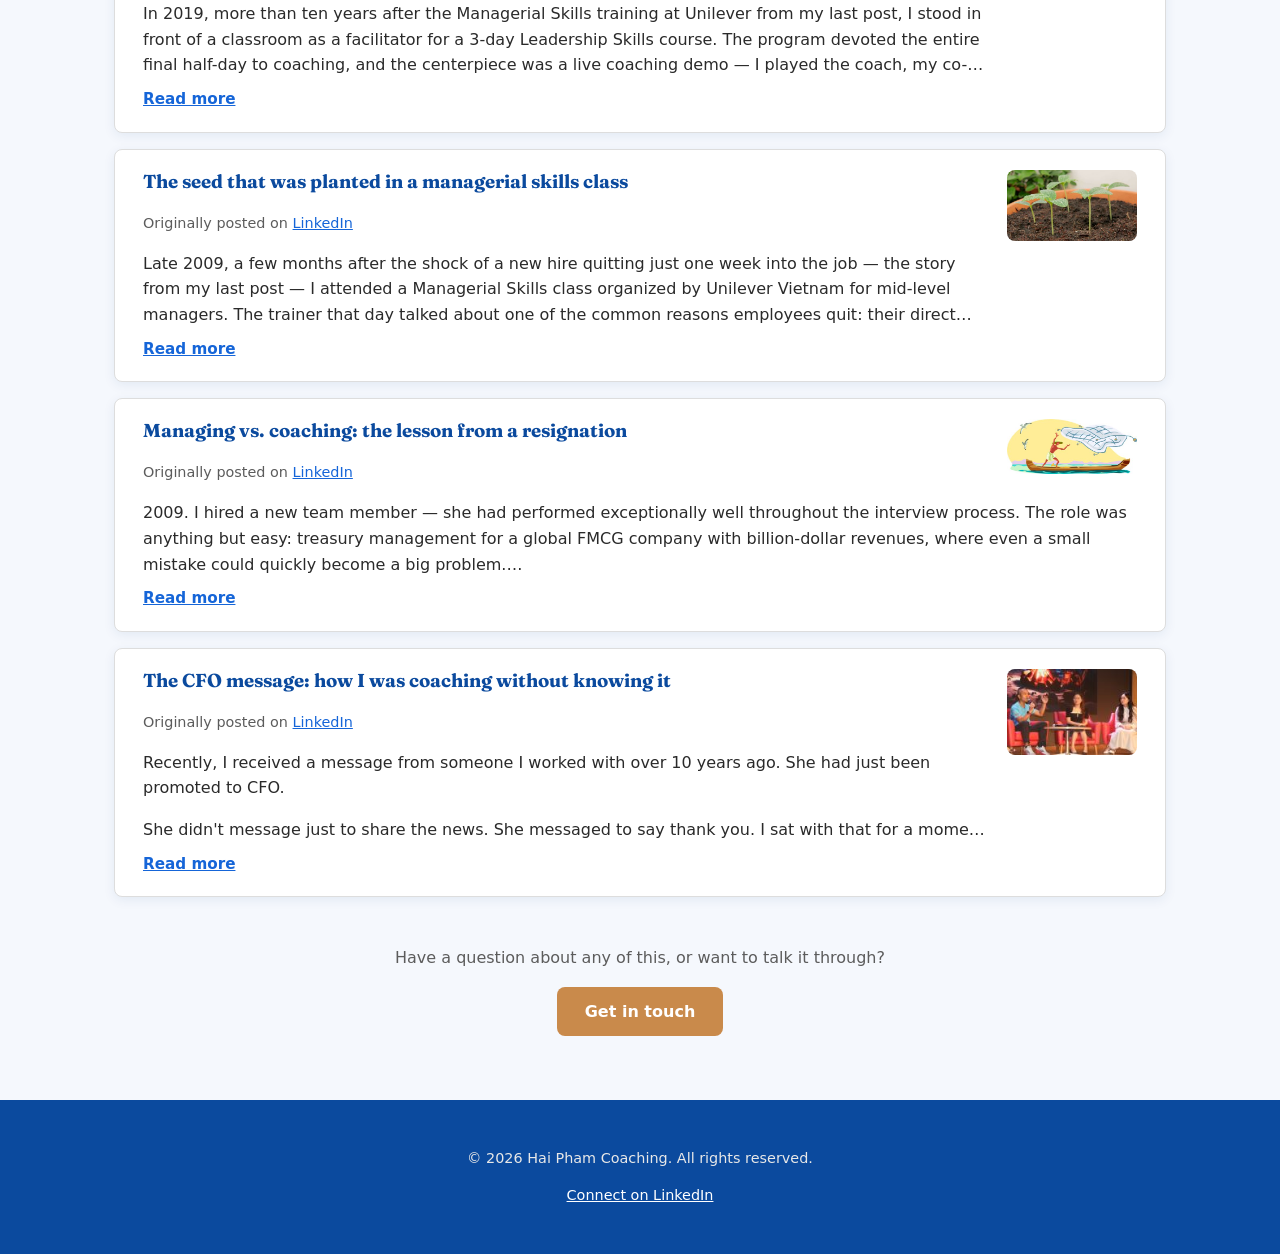
<file: blog.html>
<!DOCTYPE html>
<html lang="en">
<head>
  <meta charset="UTF-8">
  <meta name="viewport" content="width=device-width, initial-scale=1.0">
  <title>Blogs &mdash; Hai Pham Coaching</title>
  <link rel="preload" href="fonts/fraunces.woff2" as="font" type="font/woff2" crossorigin>
  <link rel="stylesheet" href="css/style.css">
  <link rel="icon" type="image/png" href="img/logo.png">
</head>
<body>
  <header class="site-header">
    <nav class="nav container">
      <div class="nav-left">
        <a class="nav-brand" href="index.html">
          <img src="img/logo.png" alt="Hai Pham Coaching logo" class="nav-logo">
          Hai Pham Coaching
        </a>
        <a class="nav-corner" href="corner/">
          <span class="i18n-inline" data-lang="en">To my corner</span><span class="i18n-inline" data-lang="vi">Đến góc của tôi</span>
        </a>
      </div>
      <div class="nav-right">
        <ul class="nav-links">
          <li><a href="index.html">
            <span class="i18n-inline" data-lang="en">Home</span><span class="i18n-inline" data-lang="vi">Trang chủ</span>
          </a></li>
          <li><a href="about.html">
            <span class="i18n-inline" data-lang="en">About</span><span class="i18n-inline" data-lang="vi">Giới thiệu</span>
          </a></li>
          <li><a href="services.html">
            <span class="i18n-inline" data-lang="en">Services</span><span class="i18n-inline" data-lang="vi">Dịch vụ</span>
          </a></li>
          <li><a href="blog.html" class="active">
            <span class="i18n-inline" data-lang="en">Blogs</span><span class="i18n-inline" data-lang="vi">Bài viết</span>
          </a></li>
          <li><a href="contact.html">
            <span class="i18n-inline" data-lang="en">Contact</span><span class="i18n-inline" data-lang="vi">Liên hệ</span>
          </a></li>
        </ul>
        <div class="lang-toggle">
          <button type="button" data-lang="en" class="active">EN</button>
          <button type="button" data-lang="vi">VI</button>
        </div>
      </div>
    </nav>
  </header>

  <div class="page-banner">
    <img src="img/banner-tea-hill.jpg" alt="Winding road through tea hill terraces at Dồi chè Phước Lạc">
  </div>

  <main>
    <section class="section">
      <div class="container">
        <h2>
          <span class="i18n-inline" data-lang="en">Blogs</span><span class="i18n-inline" data-lang="vi">Bài viết</span>
        </h2>
        <p class="section-intro">
          <span class="i18n-inline" data-lang="en">
            Reflections on coaching, leadership, and the moments that shaped
            the shift from finance leader to coach.
          </span><span class="i18n-inline" data-lang="vi">
            Những suy ngẫm về coaching, lãnh đạo, và những khoảnh khắc đã
            định hình hành trình chuyển từ finance leader sang coach.
          </span>
        </p>

        <div class="stack">
          <article class="card blog-post">
            <img
              class="blog-post-illustration"
              src="img/blog-illustration-coaching-cafe.jpg"
              alt="Two people talking over a cup of coffee, with a Wheel of Life on the wall behind them"
            >
            <h3>
              <span class="i18n-inline" data-lang="en">Coaching-Cà-phê: one coffee, one hour of coaching</span><span class="i18n-inline" data-lang="vi">Coaching-Cà-phê: một ly cà phê, một giờ coaching</span>
            </h3>
            <p class="blog-post-meta">
              <span class="i18n-inline" data-lang="en">Originally posted on</span><span class="i18n-inline" data-lang="vi">Đăng lần đầu trên</span>
              <a href="https://www.linkedin.com/feed/update/urn:li:activity:7526212817922904065/" target="_blank" rel="noopener">LinkedIn</a>
            </p>
            <div class="post-preview">
              <p>
                <span class="i18n-inline" data-lang="en">
                  If you could spend one coffee hour exploring something
                  that's on your mind with me, would you be curious?
                </span><span class="i18n-inline" data-lang="vi">
                  Nếu có thể dành một giờ cà phê để cùng tôi khám phá một
                  điều mình đang băn khoăn, bạn có tò mò không?
                </span>
              </p>
              <p>
                <span class="i18n-inline" data-lang="en">
                  It could be something you want to change, a decision you
                  don't yet know how to make, a goal you haven't found a
                  way to reach, or simply a question about yourself that
                  you don't have an answer to yet.
                </span><span class="i18n-inline" data-lang="vi">
                  Đó có thể là một điều bạn muốn thay đổi, một quyết định
                  chưa biết nên chọn thế nào, một mục tiêu chưa tìm ra
                  cách thực hiện, hay đơn giản là một câu hỏi về chính
                  mình mà bạn chưa có lời giải.
                </span>
              </p>
              <p>
                <span class="i18n-inline" data-lang="en">
                  Picture this: you and I meet over a cup of coffee and
                  spend a full hour on whatever you want to explore. Not
                  a consulting session where I hand out advice, and not
                  small talk either. It's a professional coaching
                  session, where you can share openly in a safe, trusting
                  space, while I walk alongside you by listening and
                  asking questions that help you see the issue from other
                  angles, discover possibilities, and find your own
                  answers.
                </span><span class="i18n-inline" data-lang="vi">
                  Hãy thử hình dung: bạn và tôi gặp nhau bên một ly cà
                  phê, dành trọn một giờ cho điều bạn muốn khám phá.
                  Không phải một buổi tư vấn để tôi đưa ra lời khuyên,
                  cũng không phải một cuộc trò chuyện xã giao. Đó là một
                  phiên coaching chuyên nghiệp, nơi bạn có thể cởi mở chia
                  sẻ trong một không gian an toàn và tin tưởng; còn tôi sẽ
                  đồng hành bằng cách lắng nghe và đặt những câu hỏi giúp
                  bạn nhìn nhận vấn đề từ những góc độ khác, khám phá
                  những khả năng và tìm ra câu trả lời của riêng mình.
                </span>
              </p>
              <p>
                <span class="i18n-inline" data-lang="en">
                  And joining is simple:
                </span><span class="i18n-inline" data-lang="vi">
                  Và cách thức tham gia thì thật đơn giản:
                </span>
              </p>
              <p>
                <span class="i18n-inline" data-lang="en">
                  Just invite me for a coffee, and we have one hour of
                  coaching together. No fixed fee, no need to commit to a
                  coaching package, and no strings attached after we meet.
                </span><span class="i18n-inline" data-lang="vi">
                  Bạn chỉ cần mời tôi một ly cà phê, vậy là chúng ta có
                  một giờ coaching cùng nhau. Không có phí dịch vụ cố
                  định, không cần cam kết mua gói coaching, cũng không có
                  bất kỳ ràng buộc nào sau cuộc gặp.
                </span>
              </p>
              <p>
                <span class="i18n-inline" data-lang="en">
                  If you find that hour useful, you're welcome to give an
                  additional contribution as you see fit. If you'd like to
                  continue on a longer journey of exploration together, we
                  can talk about it. And if one coffee and one hour of
                  conversation is enough for you, that's perfectly fine
                  too. Every choice is yours.
                </span><span class="i18n-inline" data-lang="vi">
                  Nếu cảm thấy một giờ ấy hữu ích, bạn có thể gửi tặng
                  thêm một khoản tùy tâm. Nếu muốn tiếp tục đồng hành
                  trong một hành trình khám phá dài hơn, chúng ta có thể
                  cùng bàn bạc. Còn nếu một ly cà phê và một giờ trò
                  chuyện là đủ với bạn, điều đó cũng hoàn toàn ổn. Mọi
                  lựa chọn đều thuộc về bạn.
                </span>
              </p>
              <p>
                <span class="i18n-inline" data-lang="en">
                  I started Coaching-Cà-phê because I believe everyone has
                  the resources they need to learn, grow, and find their
                  own direction. Coaching shouldn't be a luxury experience
                  reserved for people who can afford it or for senior
                  leaders. I want anyone &mdash; whatever their job,
                  position, or financial situation &mdash; to have the
                  chance to experience the value of coaching.
                </span><span class="i18n-inline" data-lang="vi">
                  Tôi khởi xướng Coaching-Cà-phê vì tin rằng mỗi người đều
                  có những nguồn lực cần thiết để học hỏi, phát triển và
                  tự tìm ra hướng đi cho mình. Coaching không phải là một
                  trải nghiệm xa xỉ chỉ dành cho những người có khả năng
                  chi trả tốt hay những nhà lãnh đạo cấp cao. Tôi mong
                  muốn bất kỳ ai, dù làm công việc gì, ở vị trí nào hay có
                  điều kiện kinh tế ra sao, cũng đều có cơ hội trải nghiệm
                  giá trị của coaching.
                </span>
              </p>
              <p>
                <span class="i18n-inline" data-lang="en">
                  I don't know what story you'll bring, and I can't
                  predict what we'll discover in that hour, but I
                  genuinely look forward to meetings like this.
                </span><span class="i18n-inline" data-lang="vi">
                  Tôi không biết bạn sẽ mang đến câu chuyện gì, cũng không
                  đoán trước được chúng ta sẽ khám phá ra điều gì trong
                  một giờ ấy, nhưng tôi thực sự mong chờ những cuộc gặp
                  như thế.
                </span>
              </p>
              <p>
                <span class="i18n-inline" data-lang="en">
                  If you're curious, maybe we already have our first
                  reason to begin. Message me, or pick a time that suits
                  you using the link in the first comment on the original
                  LinkedIn post.
                </span><span class="i18n-inline" data-lang="vi">
                  Nếu bạn thấy tò mò, có lẽ chúng ta đã có lý do đầu tiên
                  để bắt đầu. Hãy nhắn cho tôi, hoặc chủ động chọn một
                  khung giờ phù hợp với bạn tại link dưới comment đầu tiên
                  của bài đăng gốc trên LinkedIn.
                </span>
              </p>
              <p>
                <span class="i18n-inline" data-lang="en">
                  Who knows &mdash; a cup of coffee might open the door to
                  an interesting journey of discovery!
                </span><span class="i18n-inline" data-lang="vi">
                  Biết đâu, một ly cà phê sẽ mở ra một hành trình khám phá
                  thú vị!
                </span>
              </p>
            </div>
            <button type="button" class="read-more-btn">Read more</button>
          </article>

          <article class="card blog-post">
            <img
              class="blog-post-illustration"
              src="img/blog-illustration-summit-rest.jpg"
              alt="Person resting on a rock above a mountain valley, with a snow-capped range in the distance"
            >
            <h3>
              <span class="i18n-inline" data-lang="en">Can a coach coach themselves?</span><span class="i18n-inline" data-lang="vi">Một người coach có thể tự coaching cho chính mình không?</span>
            </h3>
            <p class="blog-post-meta">
              <span class="i18n-inline" data-lang="en">Originally posted on</span><span class="i18n-inline" data-lang="vi">Đăng lần đầu trên</span>
              <a href="https://www.linkedin.com/feed/update/urn:li:activity:7519243130861166592/" target="_blank" rel="noopener">LinkedIn</a>
            </p>
            <div class="post-preview">
              <p>
                <span class="i18n-inline" data-lang="en">
                  Have you ever completed an Ironman 70.3 race? Maybe
                  you'd love to, but it feels too hard and you don't know
                  where to begin.
                </span><span class="i18n-inline" data-lang="vi">
                  Bạn đã từng hoàn thành một cuộc đua Ironman 70.3 chưa?
                  Có thể bạn rất muốn làm điều đó, nhưng lại thấy quá khó
                  và không biết phải bắt đầu từ đâu.
                </span>
              </p>
              <p>
                <span class="i18n-inline" data-lang="en">
                  When we don't know how to solve a problem, we usually
                  assume we lack the knowledge, experience, or skills
                  needed. If that's true, consulting can help by supplying
                  expertise we don't have. Yes, I can share with you the
                  experience and methods that have helped me conquer this
                  goal several times. But would that experience be enough
                  to help you do the same?
                </span><span class="i18n-inline" data-lang="vi">
                  Khi không biết cách giải quyết một vấn đề, chúng ta
                  thường cho rằng mình thiếu kiến thức, kinh nghiệm hoặc
                  kỹ năng cần thiết. Nếu đúng là như vậy, tư vấn
                  (consulting) có thể giúp chúng ta bằng cách cung cấp
                  những chuyên môn mà mình chưa có. Đúng vậy, tôi có thể
                  chia sẻ với bạn những kinh nghiệm và cách làm đã giúp
                  tôi nhiều lần chinh phục mục tiêu này. Nhưng liệu những
                  kinh nghiệm đó có đủ để giúp bạn làm được điều tương tự?
                </span>
              </p>
              <p>
                <span class="i18n-inline" data-lang="en">
                  Because sometimes, the problem isn't what we don't know,
                  but what we can't yet see. Limiting beliefs, deep-rooted
                  assumptions, ruts in our thinking, or invisible
                  cognitive filters can stop us from seeing possibilities
                  that were there all along. We may have enough knowledge
                  and ability to solve a problem and still be stuck
                  because we keep looking at it through the same lens. The
                  very mindset that once helped us succeed can sometimes
                  become the thing holding us back.
                </span><span class="i18n-inline" data-lang="vi">
                  Bởi đôi khi, vấn đề không nằm ở những gì chúng ta chưa
                  biết, mà ở những gì chúng ta chưa thể nhìn thấy. Những
                  niềm tin giới hạn, những giả định ăn sâu, những lối mòn
                  tư duy hay những bộ lọc nhận thức vô hình có thể ngăn
                  cản chúng ta nhìn thấy những khả năng vốn dĩ vẫn ở đó.
                  Chúng ta có thể có đủ kiến thức và năng lực để giải
                  quyết một vấn đề, nhưng vẫn mắc kẹt vì cứ nhìn nó qua
                  cùng một lăng kính. Chính lối tư duy từng giúp chúng ta
                  thành công đôi khi lại trở thành thứ kìm hãm chúng ta.
                </span>
              </p>
              <p>
                <span class="i18n-inline" data-lang="en">
                  This is where coaching makes the difference. A good
                  coach doesn't necessarily have the answers ready (and
                  usually doesn't). Through deep listening, open
                  questions, and the ability to evoke awareness, a coach
                  helps the client recognize their own assumptions, look
                  at the problem from other angles, and discover
                  possibilities they'd never seen before. Sometimes, after
                  just one hour of coaching, you may be surprised to find
                  that something you thought impossible actually has a
                  path to doing it.
                </span><span class="i18n-inline" data-lang="vi">
                  Đây chính là lúc coaching tạo ra sự khác biệt. Một
                  người coach giỏi không nhất thiết phải có sẵn câu trả
                  lời (và thường thì không). Thông qua lắng nghe sâu,
                  những câu hỏi khai mở và năng lực khơi gợi nhận thức
                  (Evoke Awareness), coach giúp client nhận diện những giả
                  định của mình, nhìn vấn đề từ những góc độ khác và khám
                  phá những khả năng mà trước đó họ chưa từng nhìn thấy.
                  Đôi khi, chỉ sau một giờ coaching, bạn có thể ngạc nhiên
                  nhận ra rằng điều mình từng cho là không thể hóa ra lại
                  có một con đường để thực hiện.
                </span>
              </p>
              <p>
                <span class="i18n-inline" data-lang="en">
                  So, if a coach knows how to do all of this, can they
                  coach themselves?
                </span><span class="i18n-inline" data-lang="vi">
                  Vậy, nếu một người coach đã biết cách làm tất cả những
                  điều này, liệu họ có thể tự coaching cho chính mình
                  không?
                </span>
              </p>
              <p>
                <span class="i18n-inline" data-lang="en">
                  The honest answer is: not always. Coaches are human too,
                  with their own blind spots, thinking patterns, and
                  assumptions. Mastering the method doesn't make a coach
                  immune to them. Even experienced coaches need coaching
                  and mentoring to keep growing, understand themselves
                  more deeply, and become more effective at accompanying
                  others. Perhaps that's the real power of coaching. We
                  don't always need someone who knows more than we do;
                  sometimes we need someone who can help us see what we
                  can't see ourselves.
                </span><span class="i18n-inline" data-lang="vi">
                  Câu trả lời chân thành là: không phải lúc nào cũng được.
                  Coach cũng là con người, cũng có những điểm mù, những
                  khuôn mẫu tư duy và những giả định của riêng mình. Nắm
                  vững phương pháp không có nghĩa là coach miễn nhiễm với
                  những điều đó. Ngay cả những coach giàu kinh nghiệm
                  cũng cần được coaching và mentoring để tiếp tục phát
                  triển, hiểu mình sâu sắc hơn và trở nên hiệu quả hơn
                  trong việc đồng hành cùng người khác. Có lẽ đó mới
                  chính là sức mạnh thực sự của coaching. Không phải lúc
                  nào chúng ta cũng cần một người biết nhiều hơn mình, mà
                  đôi khi, chúng ta cần một người có thể giúp mình nhìn
                  thấy những điều mà bản thân không thể tự nhìn ra.
                </span>
              </p>
              <p>
                <span class="i18n-inline" data-lang="en">
                  And you &mdash; is there something you genuinely want to
                  do but don't know where to start, such as mastering AI
                  to work more effectively? Is there a problem you're
                  struggling to solve, like how to win over a difficult
                  client, or untangle a conflict with a colleague? Or are
                  you facing an important fork in the road without
                  knowing which way to go &mdash; for example, whether
                  it's time to quit your job and start a business?
                </span><span class="i18n-inline" data-lang="vi">
                  Còn bạn, có điều gì bạn thực sự muốn làm nhưng chưa biết
                  bắt đầu từ đâu &mdash; chẳng hạn như làm chủ AI để làm
                  việc hiệu quả hơn? Có vấn đề nào bạn đang loay hoay tìm
                  cách giải quyết &mdash; như làm sao thuyết phục một
                  khách hàng khó tính, hay tháo gỡ một mâu thuẫn với đồng
                  nghiệp? Hoặc bạn đang đứng trước một ngã rẽ quan trọng
                  mà chưa biết nên chọn hướng nào &mdash; chẳng hạn, liệu
                  đã đến lúc nghỉ việc để khởi nghiệp?
                </span>
              </p>
              <p>
                <span class="i18n-inline" data-lang="en">
                  Maybe you don't need more advice. You just need a
                  conversation that helps you see what you've never seen
                  before. If you'd like to explore that, I'm glad to walk
                  alongside you.
                </span><span class="i18n-inline" data-lang="vi">
                  Biết đâu, bạn không cần thêm một lời khuyên. Bạn chỉ cần
                  một cuộc trò chuyện giúp mình nhìn ra điều trước đây
                  chưa từng thấy. Nếu bạn muốn khám phá điều đó, tôi sẵn
                  lòng đồng hành cùng bạn.
                </span>
              </p>
            </div>
            <button type="button" class="read-more-btn">Read more</button>
          </article>

          <article class="card blog-post">
            <img
              class="blog-post-illustration"
              src="img/blog-illustration-coffee-beans.jpg"
              alt="Grid of coffee beans at different roast levels, from green to dark"
            >
            <h3>
              <span class="i18n-inline" data-lang="en">Coaching or mentoring? Sometimes it's both</span><span class="i18n-inline" data-lang="vi">Coaching hay mentoring? Đôi khi là cả hai</span>
            </h3>
            <p class="blog-post-meta">
              <span class="i18n-inline" data-lang="en">Originally posted on</span><span class="i18n-inline" data-lang="vi">Đăng lần đầu trên</span>
              <a href="https://www.linkedin.com/feed/update/urn:li:activity:7498190497593585664/" target="_blank" rel="noopener">LinkedIn</a>
            </p>
            <div class="post-preview">
              <p>
                <span class="i18n-inline" data-lang="en">
                  There are questions people sometimes never say out
                  loud, but keep turning over in their mind whenever
                  they're considering quitting their job on their own:
                  with no more monthly salary, what will I live on? How
                  long will my savings actually last if I can't find a
                  new job quickly? How does claiming unemployment
                  benefits even work &mdash; I've heard it's exhausting?
                  If I'm out of work too long, will my experience go
                  stale and make it harder to get hired again?
                </span><span class="i18n-inline" data-lang="vi">
                  Có những câu hỏi mà đôi khi người ta không nói ra lời,
                  nhưng lại nghĩ đến mãi mỗi khi cân nhắc việc tự nghỉ
                  việc: không còn lương tháng thì lấy gì để sống? tiền
                  tiết kiệm đủ chi tiêu được trong bao lâu, lỡ không tìm
                  được việc làm sớm thì sao? lĩnh trợ cấp thất nghiệp
                  như thế nào, nghe nói mệt mỏi lắm? nghỉ lâu quá kinh
                  nghiệm cùn đi thì có khó tìm việc hơn không?
                </span>
              </p>
              <p>
                <span class="i18n-inline" data-lang="en">
                  Recently, a longtime acquaintance messaged me asking
                  for coaching on a career decision. When we sat down and
                  got into the real issue, I realized she was actually
                  bringing two completely different things, even though
                  both were about work.
                </span><span class="i18n-inline" data-lang="vi">
                  Gần đây, một người quen lâu năm nhắn tin muốn được
                  coaching về một lựa chọn nghề nghiệp. Khi ngồi xuống
                  và đi vào vấn đề thật sự, tôi nhận ra cô ấy đang mang
                  đến hai thứ khác nhau hoàn toàn, dù cả hai đều liên
                  quan đến công việc.
                </span>
              </p>
              <p>
                <span class="i18n-inline" data-lang="en">
                  First: she had already decided to quit &mdash; she
                  wasn't torn about it. What she actually needed wasn't
                  coaching to arrive at a decision, but answers to
                  exactly the questions above &mdash; practical, concrete
                  things that not everyone knows. That's mentoring, not
                  coaching. And with more than 25 years working across
                  different companies (and, of course, quitting a few of
                  them too), I'd been through enough of those situations
                  myself to sit down and walk through each question with
                  her.
                </span><span class="i18n-inline" data-lang="vi">
                  Thứ nhất: cô ấy đã quyết định nghỉ việc rồi - không
                  phải đang phân vân. Điều cô ấy thực sự cần không phải
                  là coaching để tìm ra quyết định, mà là câu trả lời
                  cho chính những câu hỏi ở trên - những thứ thực tế,
                  cụ thể, mà không phải ai cũng biết. Đó là mentoring,
                  không phải coaching. Và với hơn 25 năm làm việc ở
                  nhiều công ty khác nhau (và tất nhiên, cả nghỉ việc
                  nữa), tôi đã từng trải qua đủ những tình huống đó để
                  có thể ngồi lại và đi qua từng câu hỏi cùng cô ấy.
                </span>
              </p>
              <p>
                <span class="i18n-inline" data-lang="en">
                  Second: her next career choice &mdash; this was the
                  question that actually needed coaching, because there
                  was no clear answer yet, and she needed the space to
                  find her own way to it. We agreed to save that for a
                  separate session later.
                </span><span class="i18n-inline" data-lang="vi">
                  Thứ hai: lựa chọn nghề nghiệp kế tiếp - đây mới là câu
                  hỏi cần coaching thật sự, vì chưa có câu trả lời rõ
                  ràng và cô ấy cần không gian để tự tìm ra. Chúng tôi
                  đồng ý để dành cho một phiên riêng sau đó.
                </span>
              </p>
              <p>
                <span class="i18n-inline" data-lang="en">
                  For that whole morning coffee, I didn't do what she'd
                  thought she needed. But I did do what she actually
                  needed. And that's the most important difference.
                </span><span class="i18n-inline" data-lang="vi">
                  Cả buổi cà phê sáng hôm đó, tôi không làm đúng những
                  gì cô ấy đã nghĩ là mình cần. Nhưng tôi đã làm đúng
                  những gì cô ấy thực sự cần. Và đó là sự khác biệt
                  quan trọng nhất.
                </span>
              </p>
              <p>
                <span class="i18n-inline" data-lang="en">
                  Here's what I want to say to anyone who's never worked
                  with a coach or a mentor before: you don't need to
                  know exactly what you need before you meet with one.
                  You just need to know that something feels unclear,
                  stuck, or needs to be seen from a different angle.
                  Sometimes you need coaching. Sometimes you need
                  mentoring. Sometimes you need both &mdash; just at
                  different moments. The rest is the job of whoever's
                  sitting across from you.
                </span><span class="i18n-inline" data-lang="vi">
                  Đây là điều tôi muốn nói với những ai chưa bao giờ làm
                  việc với coach hay mentor: bạn không cần biết chính
                  xác mình cần gì trước khi gặp. Bạn chỉ cần biết rằng
                  có điều gì đó đang không rõ ràng, đang vướng mắc,
                  hoặc đang cần được nhìn từ một góc khác. Đôi khi bạn
                  cần coaching. Đôi khi bạn cần mentoring. Đôi khi bạn
                  cần cả hai - ở những thời điểm khác nhau. Phần còn
                  lại là việc của người ngồi đối diện với bạn.
                </span>
              </p>
              <p>
                <span class="i18n-inline" data-lang="en">
                  And if you don't know where to start &mdash; just bring
                  whatever's weighing on you most right now, nothing
                  more to prepare. So, what's on your mind?
                </span><span class="i18n-inline" data-lang="vi">
                  Và nếu bạn chưa biết bắt đầu từ đâu - chỉ cần mang đến
                  điều đang khiến bạn băn khoăn nhất lúc này, không cần
                  chuẩn bị gì thêm. Vậy bạn đang băn khoăn điều gì?
                </span>
              </p>
            </div>
            <button type="button" class="read-more-btn">Read more</button>
          </article>

          <article class="card blog-post">
            <img
              class="blog-post-illustration"
              src="img/blog-illustration-costume-party.jpg"
              alt="Group in colorful tribal-style costumes dancing at an office holiday party"
            >
            <h3>
              <span class="i18n-inline" data-lang="en">Work-life balance isn't a fixed formula</span><span class="i18n-inline" data-lang="vi">Work-life balance không phải là một công thức cố định</span>
            </h3>
            <p class="blog-post-meta">
              <span class="i18n-inline" data-lang="en">Originally posted on</span><span class="i18n-inline" data-lang="vi">Đăng lần đầu trên</span>
              <a href="https://www.linkedin.com/feed/update/urn:li:activity:7495698895369400320/" target="_blank" rel="noopener">LinkedIn</a>
            </p>
            <div class="post-preview">
              <p>
                <span class="i18n-inline" data-lang="en">
                  In more than 10 years mentoring UEH students, there
                  hasn't been a single year where they didn't ask me to
                  talk about work-life balance &mdash; and of course,
                  it's also a daily topic among colleagues everywhere
                  I've worked, over lunch, and even in 1:1 coaching
                  sessions. Maybe the most obvious thing about work-life
                  balance is that everyone understands it differently.
                </span><span class="i18n-inline" data-lang="vi">
                  Hơn 10 năm làm mentor cho sinh viên UEH, chưa năm nào
                  tôi thấy các bạn ấy không đòi chia sẻ về work-life
                  balance, đương nhiên đó cũng là đề tài hàng ngày giữa
                  đồng nghiệp với nhau ở tất cả mọi nơi tôi từng làm,
                  trong những bữa trưa, thậm chí cả trong những phiên
                  coaching 1-1. Có lẽ, điều dễ nhận thấy nhất về
                  work-life balance là mỗi người hiểu nó một khác.
                </span>
              </p>
              <p>
                <span class="i18n-inline" data-lang="en">
                  Back when I was an auditor at PwC, every year when peak
                  season hit, I knew I'd stop having any concept of a
                  schedule. Some days I'd wake up at 4am, be at the
                  office by 5, to catch a ride over 50km down to a
                  client's factory in the Mekong Delta. Work all day,
                  stop for 30 minutes to eat lunch, keep working until
                  8pm. Have dinner, keep working until 10. Ride back to
                  the office, upload the data into the system to run the
                  analysis and generate the report, then head home. Get
                  home well past midnight. Start all over again the next
                  morning, on and on.
                </span><span class="i18n-inline" data-lang="vi">
                  Hồi còn làm auditor tại PwC, mỗi năm đến peak season là
                  tôi biết mình sẽ không còn khái niệm về giờ giấc nữa.
                  Có những ngày tôi dậy lúc 4 giờ sáng, có mặt ở văn
                  phòng lúc 5 giờ để kịp lên xe đi hơn 50km xuống nhà máy
                  khách hàng ở miền Tây. Làm cả ngày, dừng lại 30 phút ăn
                  trưa, làm tiếp đến 8 giờ tối. Ăn tối xong làm tiếp đến
                  10 giờ. Lên xe về văn phòng, upload dữ liệu vào hệ
                  thống cho nó phân tích và lên báo cáo, xong thì ra về.
                  Về đến nhà thì đã quá nửa đêm. Sáng hôm sau lại bắt
                  đầu lại, cứ thế.
                </span>
              </p>
              <p>
                <span class="i18n-inline" data-lang="en">
                  And I don't remember ever complaining about it. Not
                  because I wasn't tired. It's that looking back, those
                  stretches are exactly what I remember most &mdash; not
                  the calm, uneventful 9-to-5 days. I remember the
                  feeling of the whole team arguing like crazy at 10pm
                  trying to find a solution, then someone suddenly says
                  one line that makes the whole room go quiet for a
                  moment, then... oh... agreed &mdash; because that was
                  exactly what we'd been looking for. I remember the
                  feeling of submitting a bid for a major client with
                  only an hour left before the deadline, the whole office
                  letting out a breath and looking at each other and
                  laughing &mdash; the kind of laugh only people who've
                  just done something bigger than themselves, together,
                  can have.
                </span><span class="i18n-inline" data-lang="vi">
                  Và tôi không nhớ mình đã từng than thở về điều đó.
                  Không phải vì tôi không mệt. Mà vì khi nhìn lại, những
                  giai đoạn đó lại là những thứ tôi nhớ nhất &mdash; chứ
                  không phải những ngày bình yên 9-to-5 mà chẳng có gì
                  xảy ra. Tôi nhớ cái cảm giác cả team ngồi cãi nhau như
                  mổ bò lúc 10 giờ đêm để tìm ra một giải pháp, rồi tự
                  nhiên ai đó nói một câu khiến cả phòng im lặng một lúc
                  lâu rồi à... ồ... đồng ý &mdash; vì đó chính xác là thứ
                  chúng tôi đang tìm. Tôi nhớ cảm giác nộp xong hồ sơ
                  bidding cho 1 khách hàng lớn trước deadline chỉ 1
                  tiếng, cả văn phòng thở hắt ra rồi nhìn nhau cười
                  &mdash; kiểu cười mà chỉ những người vừa cùng nhau làm
                  được điều gì đó lớn hơn sức mình mới có.
                </span>
              </p>
              <p>
                <span class="i18n-inline" data-lang="en">
                  Those moments weren't comfortable at all &mdash; they
                  came with a lot of exhaustion and burnout afterward.
                  But they were when I knew I was truly living and truly
                  working &mdash; pushing myself to my limits,
                  discovering something in myself I didn't know I had,
                  being part of something bigger than myself. Which also
                  means that in those moments, there was no more
                  distinction between work and life &mdash; the two
                  became one.
                </span><span class="i18n-inline" data-lang="vi">
                  Những khoảnh khắc đó không thoải mái tí nào, bởi sau đó
                  là rất nhiều mệt mỏi và tụt năng lượng. Nhưng chúng là
                  lúc tôi biết mình đang sống thật sự và làm việc thật
                  sự &mdash; đang đẩy bản thân đến giới hạn, đang tìm ra
                  thứ mình không biết mình có, đang là một phần của điều
                  gì đó lớn hơn chính mình. Cũng có nghĩa, trong những
                  thời khắc ấy, không có sự khác biệt giữa work và life
                  nữa, cả hai hòa làm một.
                </span>
              </p>
              <p>
                <span class="i18n-inline" data-lang="en">
                  I'm not trying to say working 18 hours a day is good,
                  or that work-life balance doesn't matter. I just think
                  work-life balance isn't a fixed formula &mdash; it's
                  not shutting your laptop at exactly 5pm, never taking
                  calls after hours, never answering email on weekends.
                  Sometimes life asks for more than that &mdash; and
                  sometimes those are exactly the moments we discover the
                  most about ourselves.
                </span><span class="i18n-inline" data-lang="vi">
                  Tôi không có ý định nói rằng làm việc 18 tiếng một
                  ngày là tốt, hay rằng work-life balance là không quan
                  trọng. Tôi chỉ nghĩ rằng work-life balance không phải
                  là một công thức cố định &mdash; không phải là đúng 5
                  giờ chiều tắt máy tính, không nghe điện thoại ngoài
                  giờ, không trả lời email cuối tuần. Đôi khi cuộc sống
                  đòi hỏi nhiều hơn thế &mdash; và đôi khi chính những
                  lúc đó lại là lúc chúng ta tìm ra nhiều nhất về bản
                  thân mình.
                </span>
              </p>
              <p>
                <span class="i18n-inline" data-lang="en">
                  Balance doesn't mean staying even every single day.
                  Sometimes it means knowing when to push everything
                  you've got &mdash; and when to stop and breathe. When
                  was the last time you really pushed all-in for
                  something? If you never have, are you willing to try
                  it once?
                </span><span class="i18n-inline" data-lang="vi">
                  Cân bằng không có nghĩa là đều đặn mỗi ngày. Đôi khi
                  nó có nghĩa là biết khi nào cần đẩy hết sức &mdash; và
                  khi nào cần dừng lại để thở. Bạn nhớ lần cuối mình
                  thực sự đẩy hết sức vì một điều gì đó là khi nào? Nếu
                  chưa từng, bạn có sẵn sàng thử một lần không?
                </span>
              </p>
            </div>
            <button type="button" class="read-more-btn">Read more</button>
          </article>

          <article class="card blog-post">
            <img
              class="blog-post-illustration"
              src="img/blog-illustration-mountains.jpg"
              alt="Man sitting on a rock overlooking a mountain lake, reflecting"
            >
            <h3>
              <span class="i18n-inline" data-lang="en">When do you actually need a coach?</span><span class="i18n-inline" data-lang="vi">Khi nào bạn thực sự cần một người coach?</span>
            </h3>
            <p class="blog-post-meta">
              <span class="i18n-inline" data-lang="en">Originally posted on</span><span class="i18n-inline" data-lang="vi">Đăng lần đầu trên</span>
              <a href="https://www.linkedin.com/feed/update/urn:li:activity:7493182833671237632/" target="_blank" rel="noopener">LinkedIn</a>
            </p>
            <div class="post-preview">
              <p>
                <span class="i18n-inline" data-lang="en">
                  At the end of 2005, after more than 5 years as an
                  auditor/consultant at PwC in Saigon, I decided to quit
                  and move back to Hanoi to help build two startups. At
                  the time, the decision seemed quite reasonable: I was
                  starting to feel stuck in consulting and auditing, and
                  wanted to actually run a business rather than just
                  advise other people from the sidelines; my parents also
                  wanted me back after 4 years away from home; and the
                  two startups were opening up opportunities that felt
                  exciting enough to convince me I could do something
                  different.
                </span><span class="i18n-inline" data-lang="vi">
                  Cuối năm 2005, sau hơn 5 năm làm auditor/consultant tại
                  PwC ở Sài Gòn, tôi quyết định nghỉ việc và trở về Hà
                  Nội tham gia xây dựng hai startup. Khi ấy, quyết định
                  này có vẻ khá hợp lý: tôi bắt đầu thấy bế tắc với nghề
                  tư vấn và kiểm toán, muốn trực tiếp làm business thay
                  vì chỉ đứng ngoài tư vấn cho người khác; bố mẹ cũng
                  muốn tôi trở về sau 4 năm xa nhà; còn hai startup thì
                  đang mở ra những cơ hội đủ hấp dẫn để tôi tin rằng
                  mình có thể làm được một điều gì đó khác.
                </span>
              </p>
              <p>
                <span class="i18n-inline" data-lang="en">
                  But perhaps I was wrong to think that a decision backed
                  by plenty of good reasons is necessarily the right one.
                  Nine months later, none of what I'd expected had come
                  true. Work wasn't what I'd hoped, family relationships
                  grew strained, savings kept shrinking, and my career
                  was left hanging with nowhere clear to go. I had no
                  choice but to stop and change course. Fortunately, I
                  found work I genuinely loved that brought me back to
                  Saigon. And interestingly, for the rest of my career,
                  even though I never went back to being an
                  auditor/consultant in the old sense, I never really
                  drifted far from those two lines of work either.
                </span><span class="i18n-inline" data-lang="vi">
                  Nhưng có lẽ tôi đã nhầm khi nghĩ rằng một quyết định có
                  nhiều lý do hợp lý thì nhất định là một quyết định
                  đúng. Chín tháng sau, những gì tôi kỳ vọng đều không
                  đạt được. Công việc không như ý, quan hệ gia đình trở
                  nên căng thẳng, tiền tiết kiệm cạn dần, còn sự nghiệp
                  thì lơ lửng không biết đi đâu. Tôi buộc phải dừng lại
                  và thay đổi. May sao, tôi tìm được một công việc mình
                  thực sự yêu thích để quay trở lại Sài Gòn. Và khá thú
                  vị là trong suốt phần còn lại của sự nghiệp, dù không
                  còn làm auditor/consultant theo cách cũ, tôi chưa bao
                  giờ thực sự rời xa hai công việc ấy.
                </span>
              </p>
              <p>
                <span class="i18n-inline" data-lang="en">
                  Looking back now, I still wonder what would have
                  happened if I'd had a coach beside me back in 2005.
                  Maybe I'd have stayed at PwC. Maybe I wouldn't have
                  moved to Hanoi. Or maybe I'd have gone for another
                  qualification and turned toward a completely different
                  direction. I don't know. But I'm fairly sure the
                  coach's first question wouldn't have been &ldquo;Which
                  option should you choose?&rdquo; &mdash; it would
                  probably have been: &ldquo;What do you actually want to
                  do? What matters most to you?&rdquo;
                </span><span class="i18n-inline" data-lang="vi">
                  Bây giờ nhìn lại, tôi vẫn tự hỏi nếu năm 2005 có một
                  người coach bên cạnh thì chuyện gì sẽ xảy ra. Có thể
                  tôi vẫn ở lại PwC. Có thể tôi sẽ không trở về Hà Nội.
                  Cũng có thể tôi sẽ học thêm một bằng cấp khác và rẽ
                  sang một hướng hoàn toàn khác. Tôi không biết. Nhưng
                  tôi khá chắc rằng câu hỏi đầu tiên của người coach sẽ
                  không phải là &ldquo;Anh nên chọn phương án nào?&rdquo;,
                  mà có lẽ là: &ldquo;Anh thực sự muốn làm gì? Điều gì là
                  quan trọng nhất với anh?&rdquo;
                </span>
              </p>
              <p>
                <span class="i18n-inline" data-lang="en">
                  Maybe that's exactly when we truly need a coach: not
                  when we don't know what to do, but when we're standing
                  in the middle of too many choices, too many
                  expectations, and too many voices &mdash; from work,
                  family, the people around us, and even ourselves
                  &mdash; to the point where we're no longer sure what
                  we're actually choosing for.
                </span><span class="i18n-inline" data-lang="vi">
                  Có lẽ đó là lúc chúng ta thực sự cần một người coach:
                  không phải khi chúng ta không biết phải làm gì, mà khi
                  chúng ta đang đứng giữa quá nhiều lựa chọn, quá nhiều
                  kỳ vọng và quá nhiều tiếng nói &mdash; của công việc,
                  gia đình, những người xung quanh, và cả chính mình
                  &mdash; đến mức không còn chắc mình đang lựa chọn vì
                  điều gì.
                </span>
              </p>
              <p>
                <span class="i18n-inline" data-lang="en">
                  Looking back at that 2005 decision now, I no longer see
                  it as simply a wrong decision. It was a fairly
                  expensive lesson in knowing what you want before
                  deciding where you're going. And maybe that's also one
                  of the reasons I chose to become a coach today.
                </span><span class="i18n-inline" data-lang="vi">
                  Nhìn lại quyết định năm 2005, tôi không còn nghĩ đó đơn
                  giản là một quyết định sai. Nó là một bài học khá đắt
                  giá về việc biết mình muốn gì trước khi quyết định
                  mình sẽ đi đâu. Và có lẽ đó cũng là một trong những lý
                  do tôi chọn trở thành coach ngày hôm nay.
                </span>
              </p>
            </div>
            <button type="button" class="read-more-btn">Read more</button>
          </article>

          <article class="card blog-post">
            <img
              class="blog-post-illustration"
              src="img/blog-illustration-doors.jpg"
              alt="A row of identical doors along a hallway"
            >
            <h3>
              <span class="i18n-inline" data-lang="en">Job-hopping isn't one decision, it's two</span><span class="i18n-inline" data-lang="vi">Nhảy việc không phải một quyết định, mà là hai</span>
            </h3>
            <p class="blog-post-meta">
              <span class="i18n-inline" data-lang="en">Originally posted on</span><span class="i18n-inline" data-lang="vi">Đăng lần đầu trên</span>
              <a href="https://www.linkedin.com/feed/update/urn:li:activity:7490574994532478976/" target="_blank" rel="noopener">LinkedIn</a>
            </p>
            <div class="post-preview">
              <p>
                <span class="i18n-inline" data-lang="en">
                  Many years ago, I left a company after many years there,
                  mostly because of my direct boss. On my last day walking
                  out of the office, even though I still felt attached to
                  the place, I felt relieved, like a weight had been
                  lifted &mdash; and full of hope that the new board-level
                  role, fully focused on my expertise, at a bigger
                  corporation, would let me do the big things I actually
                  wanted to do.
                </span><span class="i18n-inline" data-lang="vi">
                  Nhiều năm trước, tôi từng rời bỏ một công ty sau nhiều
                  năm gắn bó, phần lớn vì người sếp trực tiếp. Ngày cuối
                  cùng bước ra khỏi văn phòng, dù vẫn còn lưu luyến, tôi
                  thấy nhẹ nhõm như trút được gánh nặng &mdash; và tràn
                  đầy hy vọng rằng vị trí BOD mới, hoàn toàn tập trung vào
                  chuyên môn, ở một tập đoàn lớn hơn, sẽ cho phép mình làm
                  những điều lớn lao mình thực sự muốn làm.
                </span>
              </p>
              <p>
                <span class="i18n-inline" data-lang="en">
                  Within the first month, I realized I'd jumped out of the
                  frying pan and into the fire. It wasn't a problem with
                  the new boss &mdash; the deeper I looked, the clearer it
                  became that this place didn't need what I brought, and
                  what they actually wanted was far from what they'd told
                  me while hiring. The old problem didn't repeat itself,
                  but the new one was even bigger. I decided I had to
                  leave as soon as possible.
                </span><span class="i18n-inline" data-lang="vi">
                  Ngay trong tháng đầu tiên, tôi nhận ra mình đã tránh vỏ
                  dưa gặp vỏ dừa. Không phải là vấn đề với người sếp mới
                  &mdash; mà vì càng tìm hiểu sâu, tôi càng thấy rõ rằng
                  nơi này không cần những thứ tôi có, và những gì họ thực
                  sự hướng tới khác xa những gì họ nói với tôi khi tuyển
                  dụng. Vấn đề cũ không lặp lại, nhưng vấn đề mới còn lớn
                  hơn. Tôi quyết định phải ra đi càng sớm càng tốt.
                </span>
              </p>
              <p>
                <span class="i18n-inline" data-lang="en">
                  Looking back now, I realize I made two mistakes &mdash;
                  not just one.
                </span><span class="i18n-inline" data-lang="vi">
                  Giờ đây suy nghĩ lại, tôi nhận ra mình đã mắc hai sai
                  lầm &mdash; không phải chỉ một.
                </span>
              </p>
              <p>
                <span class="i18n-inline" data-lang="en">
                  The first mistake was in the timing of leaving. I quit
                  because of my old boss &mdash; that seemed right and
                  reasonable to plenty of people, myself included. But
                  back then, I never asked myself: was the real problem
                  that person, or how I worked with people like that?
                  Because if it was really the latter, I'd meet that boss
                  again &mdash; just at a different company, under a
                  different name. And yet I left in a state of relief and
                  hope, without pausing long enough to ask that question.
                </span><span class="i18n-inline" data-lang="vi">
                  Sai lầm thứ nhất là lúc ra đi. Tôi bỏ việc vì người sếp
                  cũ &mdash; điều đó có vẻ đúng và rất hợp lý với nhiều
                  người, kể cả tôi. Nhưng hồi đó tôi đã không hỏi bản
                  thân: vấn đề thực sự nằm ở người đó, hay ở cách mình
                  đang làm việc với những người như vậy? Vì nếu thực sự
                  là cái sau, mình sẽ gặp lại người sếp đó &mdash; chỉ là
                  ở một công ty khác, với một cái tên khác mà thôi. Vậy
                  mà tôi đã ra đi trong trạng thái nhẹ nhõm và hy vọng, mà
                  không dừng lại đủ lâu để hỏi câu hỏi đó.
                </span>
              </p>
              <p>
                <span class="i18n-inline" data-lang="en">
                  The second mistake was in choosing where to go next. I
                  saw an attractive title, good pay, a big corporation, a
                  clear opportunity, and above all: they wanted me &mdash;
                  and I said yes, the same way most people probably
                  would. But there are things you simply can't know until
                  you're actually inside: what the direct boss is really
                  like to work with day to day, what the organization's
                  real culture is beneath what they communicate publicly,
                  and whether what you actually want to do is genuinely
                  welcomed there. By the time you find out, it's already
                  done &mdash; you only find out a blanket has fleas once
                  you're wrapped up in it.
                </span><span class="i18n-inline" data-lang="vi">
                  Sai lầm thứ hai là ở giai đoạn chọn chỗ mới. Tôi thấy
                  title đẹp, thu nhập tốt, tập đoàn lớn, cơ hội rõ ràng,
                  và trên hết: họ muốn tôi về với họ &mdash; và tôi nhận,
                  nhiều người khác chắc cũng nhận như tôi. Nhưng có những
                  thứ không thể biết trước khi thực sự ở trong đó: người
                  sếp trực tiếp thực sự như thế nào khi làm việc chung,
                  văn hóa thực sự của tổ chức là gì bên dưới những gì họ
                  truyền thông, và liệu những gì mình muốn làm có thực sự
                  được chào đón ở đó không. Đến khi biết rõ thì sự đã
                  rồi, nhưng phải ở trong chăn mới biết chăn có rận.
                </span>
              </p>
              <p>
                <span class="i18n-inline" data-lang="en">
                  Changing jobs isn't one decision &mdash; it's two. And
                  both of them need the right questions asked before you
                  decide. Not to try to keep you where you are, but to
                  make sure the new place really is the right call, so
                  that looking back later, there's no &ldquo;if
                  only&rdquo; or &ldquo;I wish I had.&rdquo;
                </span><span class="i18n-inline" data-lang="vi">
                  Nhảy việc không phải là một quyết định &mdash; mà là
                  hai. Và cả hai đều cần được hỏi đúng câu hỏi trước khi
                  đưa ra quyết định. Không phải để cố giữ bạn lại chỗ cũ,
                  mà để chắc chắn rằng chỗ mới là quyết định đúng, để sau
                  này nhìn lại, không có những &ldquo;giá như&rdquo; hay
                  &ldquo;ước gì&rdquo;.
                </span>
              </p>
              <p>
                <span class="i18n-inline" data-lang="en">
                  Have you ever been, or are you currently in, one of
                  those two stages &mdash; and have you asked yourself
                  enough questions?
                </span><span class="i18n-inline" data-lang="vi">
                  Bạn có từng hoặc đang ở một trong hai giai đoạn đó
                  không &mdash; và bạn đã tự hỏi đủ câu hỏi chưa?
                </span>
              </p>
            </div>
            <button type="button" class="read-more-btn">Read more</button>
          </article>

          <article class="card blog-post">
            <img
              class="blog-post-illustration"
              src="img/blog-illustration-questions.jpg"
              alt="Glowing question marks floating against a dark background"
            >
            <h3>
              <span class="i18n-inline" data-lang="en">Some questions are harder to answer</span><span class="i18n-inline" data-lang="vi">Có những câu hỏi khó trả lời hơn</span>
            </h3>
            <p class="blog-post-meta">
              <span class="i18n-inline" data-lang="en">Originally posted on</span><span class="i18n-inline" data-lang="vi">Đăng lần đầu trên</span>
              <a href="https://www.linkedin.com/feed/update/urn:li:activity:7488043425137823744/" target="_blank" rel="noopener">LinkedIn</a>
            </p>
            <div class="post-preview">
              <p>
                <span class="i18n-inline" data-lang="en">
                  There are questions where we know the answer the moment
                  we finish reading them &mdash; no thinking required,
                  nothing to look up. Just a moment to pause. But there are
                  also plenty of questions that aren't that easy to answer.
                </span><span class="i18n-inline" data-lang="vi">
                  Có những câu hỏi mà chúng ta biết câu trả lời ngay khi
                  đọc xong &mdash; không cần suy nghĩ, không cần tra cứu.
                  Chỉ cần dừng lại một chút. Nhưng cũng có nhiều câu hỏi
                  không dễ trả lời như thế.
                </span>
              </p>
              <p>
                <span class="i18n-inline" data-lang="en">
                  When was the last time you sat and listened to an
                  employee without already thinking about the solution?
                  Not listening while your head is still crunching
                  numbers, and not listening just to look like you're
                  listening, but actually listening &mdash; to understand
                  where that person really is, before doing anything else.
                  That's not easy, especially when work is busy and time
                  is always short. But sometimes that moment of listening
                  is exactly what makes the biggest difference.
                </span><span class="i18n-inline" data-lang="vi">
                  Lần cuối bạn ngồi lắng nghe nhân viên mà không nghĩ đến
                  giải pháp là khi nào? Không phải nghe trong khi đầu vẫn
                  nảy số, cũng không phải nghe vì cần phải tỏ ra lắng
                  nghe, mà là nghe thật sự &mdash; để hiểu người đó đang
                  ở đâu, trước khi làm bất cứ điều gì khác. Đó không phải
                  là điều dễ làm, đặc biệt khi công việc đang bận và thời
                  gian luôn thiếu. Nhưng đôi khi chính khoảnh khắc lắng
                  nghe đó lại tạo ra sự khác biệt lớn nhất.
                </span>
              </p>
              <p>
                <span class="i18n-inline" data-lang="en">
                  And here's another question, maybe a harder one: does
                  your team actually dare to tell you the truth? Not what
                  they think you want to hear in a meeting &mdash; the
                  truth, even when it's uncomfortable. The answer isn't
                  about whether you have an open-door policy. It's about
                  what happened the last time someone actually told you
                  the truth.
                </span><span class="i18n-inline" data-lang="vi">
                  Và đây là một câu hỏi khác, có lẽ còn khó hơn: nhân
                  viên của bạn có dám nói thật với bạn không? Không phải
                  nói những gì họ nghĩ bạn muốn nghe trong buổi họp
                  &mdash; mà là nói thật, kể cả khi sự thật đó không
                  thoải mái. Câu trả lời không nằm ở việc bạn có
                  open-door policy hay không. Nó nằm ở những gì đã xảy
                  ra lần trước khi ai đó nói thật với bạn.
                </span>
              </p>
              <p>
                <span class="i18n-inline" data-lang="en">
                  When someone brings you a problem, what's your first
                  instinct &mdash; an answer, or a question? There's no
                  right or wrong here. It's just that most of us, squeezed
                  by deadlines and KPIs, reach for the answer &mdash;
                  because it's faster, more certain, and the system
                  rewards it. Coaching asks for the opposite: patience,
                  questions, and trust that the other person can find
                  their own way there.
                </span><span class="i18n-inline" data-lang="vi">
                  Khi nhân viên mang vấn đề đến gặp bạn, phản ứng đầu
                  tiên của bạn thường là gì &mdash; một câu trả lời, hay
                  một câu hỏi? Không có đúng sai ở đây. Chỉ là phần lớn
                  chúng ta, khi bị deadline và KPI dí, sẽ chọn câu trả
                  lời &mdash; vì nó nhanh hơn, chắc hơn, và hệ thống
                  đang thưởng cho điều đó. Coaching đòi hỏi thứ ngược
                  lại: kiên nhẫn, câu hỏi, và tin tưởng rằng người kia
                  có thể tự tìm ra.
                </span>
              </p>
              <p>
                <span class="i18n-inline" data-lang="en">
                  Zoom out to the whole organization &mdash; are managers
                  at your company recognized for developing people, or
                  only for hitting targets? If a manager spends 30
                  minutes coaching someone instead of just solving the
                  problem for them, does your system accept that? Or is
                  coaching still something people do after everything
                  else is done &mdash; which is to say, never?
                </span><span class="i18n-inline" data-lang="vi">
                  Nhìn rộng hơn ra tổ chức &mdash; người quản lý trong
                  công ty bạn có được ghi nhận vì phát triển người khác
                  không, hay chỉ vì đạt target? Nếu một manager dành 30
                  phút coaching nhân viên thay vì giải quyết vấn đề
                  ngay, hệ thống của bạn có chấp nhận điều đó không? Hay
                  coaching vẫn đang là thứ người ta làm sau khi xong
                  việc &mdash; tức là không bao giờ?
                </span>
              </p>
              <p>
                <span class="i18n-inline" data-lang="en">
                  Is coaching in your organization a training program
                  &mdash; or is it how people actually lead each other
                  day to day? The two look the same from the outside.
                  But the results are completely different.
                </span><span class="i18n-inline" data-lang="vi">
                  Coaching trong tổ chức bạn là một chương trình đào tạo
                  &mdash; hay là cách mọi người đang thực sự dẫn dắt
                  nhau mỗi ngày? Hai thứ đó trông giống nhau từ bên
                  ngoài. Nhưng kết quả thì khác nhau hoàn toàn.
                </span>
              </p>
              <p>
                <span class="i18n-inline" data-lang="en">
                  What are your answers to the questions above?
                </span><span class="i18n-inline" data-lang="vi">
                  Câu trả lời của bạn cho những câu hỏi trên như thế
                  nào?
                </span>
              </p>
            </div>
            <button type="button" class="read-more-btn">Read more</button>
          </article>

          <article class="card blog-post">
            <img
              class="blog-post-illustration"
              src="img/blog-illustration-papaya-tree.jpg"
              alt="Looking up through papaya tree leaves and fruit toward the sky"
            >
            <h3>
              <span class="i18n-inline" data-lang="en">Coaching needs soil, not just seeds</span><span class="i18n-inline" data-lang="vi">Coaching cần đất tốt, không chỉ hạt giống</span>
            </h3>
            <p class="blog-post-meta">
              <span class="i18n-inline" data-lang="en">Originally posted on</span><span class="i18n-inline" data-lang="vi">Đăng lần đầu trên</span>
              <a href="https://www.linkedin.com/feed/update/urn:li:activity:7485495920248135680/" target="_blank" rel="noopener">LinkedIn</a>
            </p>
            <div class="post-preview">
              <p>
                <span class="i18n-inline" data-lang="en">
                  A large financial corporation that's operated in Vietnam
                  for many years recently came to me with a question they'd
                  been wrestling with for years without an answer:
                  &ldquo;Every year we run a coaching course for our
                  managers. In the end, none of it makes it into practice.
                  Skip the training and we're missing something; run the
                  training and it goes unused.&rdquo;
                </span><span class="i18n-inline" data-lang="vi">
                  Một tập đoàn tài chính lớn hoạt động nhiều năm ở Việt Nam
                  gần đây tìm đến tôi với một câu hỏi mà họ đã loay hoay
                  nhiều năm chưa giải được: &ldquo;Năm nào chúng tôi cũng mở
                  khóa coaching cho quản lý. Rốt cục chẳng đưa được vào thực
                  tế. Không đào tạo thì thiếu, mà đào tạo rồi lại không
                  dùng.&rdquo;
                </span>
              </p>
              <p>
                <span class="i18n-inline" data-lang="en">
                  I asked why. The answer turned out to be simple: picture a
                  sales manager under end-of-month revenue pressure. He's
                  just finished a coaching course, and knows he's supposed
                  to ask questions so his people find their own solutions.
                  But the deadline is bearing down. Sit and wait while an
                  employee racks their brain, and by the time they find the
                  answer, the books may already be closed. So he just tells
                  them what to do instead &mdash; faster, more certain,
                  safer &mdash; telling himself he'll coach next time. Next
                  week, same thing. Next month, same thing. And coaching
                  slowly becomes something that only exists on a
                  certificate hanging on the wall.
                </span><span class="i18n-inline" data-lang="vi">
                  Tôi hỏi tại sao. Và câu trả lời thực ra rất đơn giản: hãy
                  tưởng tượng một sales manager đang bị áp lực doanh số
                  cuối tháng. Anh ta vừa học coaching xong, biết rằng nên
                  đặt câu hỏi để nhân viên tự tìm ra giải pháp. Nhưng
                  deadline đang dí. Ngồi đợi nhân viên vắt óc suy nghĩ, đến
                  lúc họ tìm ra cách thì có khi khóa sổ xong lâu rồi. Thế là
                  anh ta chỉ thẳng cách làm &mdash; nhanh hơn, chắc hơn, an
                  toàn hơn, nghĩ bụng thôi để lần tới coaching. Tuần sau vẫn
                  thế. Tháng sau lại thế. Và coaching dần trở thành thứ chỉ
                  tồn tại trong tờ chứng chỉ treo trên tường.
                </span>
              </p>
              <p>
                <span class="i18n-inline" data-lang="en">
                  The problem isn't only the managers. Giving them coaching
                  skills without an environment to use them in, without
                  concrete guidance, without someone championing it from
                  the inside &mdash; is like handing someone a powerful
                  weapon with no instructions. But to be honest: if a
                  manager genuinely wants to coach their people, they'll
                  find a way, even under imperfect conditions. The real
                  question is &mdash; do they actually want to?
                </span><span class="i18n-inline" data-lang="vi">
                  Vấn đề không chỉ nằm ở người quản lý. Trao cho họ coaching
                  skills mà không kèm theo môi trường để áp dụng, không có
                  hướng dẫn cụ thể, không có người dẫn dắt từ bên trong
                  &mdash; cũng giống như trao cho người ta một vũ khí lợi
                  hại mà không kèm theo hướng dẫn sử dụng. Nhưng cũng phải
                  thành thật mà nói: nếu người quản lý thực sự muốn coaching
                  cho nhân viên, họ vẫn sẽ tìm được cách, dù điều kiện
                  không hoàn hảo. Câu hỏi là &mdash; họ có thực sự muốn
                  không?
                </span>
              </p>
              <p>
                <span class="i18n-inline" data-lang="en">
                  Building a coaching culture doesn't start with a course.
                  It starts with a decision &mdash; from senior leadership
                  and from each individual manager &mdash; that this is how
                  they choose to lead people. The course is just a tool.
                  The decision is the foundation.
                </span><span class="i18n-inline" data-lang="vi">
                  Xây dựng coaching culture không bắt đầu từ khóa học. Nó
                  bắt đầu từ quyết định &mdash; của lãnh đạo cấp cao lẫn
                  của từng người quản lý &mdash; rằng đây là cách mình chọn
                  để dẫn dắt người khác. Khóa học chỉ là công cụ. Quyết
                  định mới là nền tảng.
                </span>
              </p>
              <p>
                <span class="i18n-inline" data-lang="en">
                  Has your organization invested in coaching? And if so
                  &mdash; are the people who trained actually using it? If
                  not, would you like to know which organizations in
                  Vietnam have successfully built a coaching culture?
                </span><span class="i18n-inline" data-lang="vi">
                  Tổ chức của bạn đã đầu tư vào coaching chưa? Và nếu rồi
                  &mdash; người học có đang thực sự dùng được không? Nếu
                  không, bạn có muốn biết tổ chức nào ở Việt Nam đã xây
                  dựng được văn hóa coaching thành công không?
                </span>
              </p>
            </div>
            <button type="button" class="read-more-btn">Read more</button>
          </article>

          <article class="card blog-post">
            <img
              class="blog-post-illustration"
              src="img/blog-illustration-crossroads.jpg"
              alt="Hiker standing at a signpost on a mountain trail"
            >
            <h3>
              <span class="i18n-inline" data-lang="en">The exit no one coached me through</span><span class="i18n-inline" data-lang="vi">Cuộc ra đi không ai coaching cho tôi</span>
            </h3>
            <p class="blog-post-meta">
              <span class="i18n-inline" data-lang="en">Originally posted on</span><span class="i18n-inline" data-lang="vi">Đăng lần đầu trên</span>
              <a href="https://www.linkedin.com/feed/update/urn:li:activity:7482615059446341632/" target="_blank" rel="noopener">LinkedIn</a>
            </p>
            <div class="post-preview">
              <p>
                <span class="i18n-inline" data-lang="en">
                  In August 2013, after more than six years at Unilever, I
                  decided to leave. Not because of low pay, a bad boss, or a
                  poor work environment, and not because of an attractive
                  offer from outside. It was because I felt stuck &mdash; and
                  could no longer see a way forward.
                </span><span class="i18n-inline" data-lang="vi">
                  Tháng 8 năm 2013, sau hơn 6 năm gắn bó với Unilever, tôi
                  quyết định ra đi. Không phải vì lương thấp, sếp dở hay môi
                  trường làm việc kém, cũng không phải vì một lời mời hấp dẫn
                  từ bên ngoài. Mà vì tôi bị mắc kẹt &mdash; và không còn
                  thấy lối ra nào phía trước.
                </span>
              </p>
              <p>
                <span class="i18n-inline" data-lang="en">
                  I tried everything within reach: proposing to expand my
                  management scope into another department, rotating to
                  build new experience, applying for a regional manager role
                  and for corporate audit. Every time, the company had a
                  reasonable reason to say no &mdash; the timing wasn't
                  right, other priorities came first, the company's strategy
                  was shifting. No one did anything wrong, but after a
                  while, I realized I was standing still, going nowhere.
                </span><span class="i18n-inline" data-lang="vi">
                  Tôi đã thử mọi cách trong tầm tay: đề xuất mở rộng phạm vi
                  quản lý thêm bộ phận khác, rotate để tích lũy thêm kinh
                  nghiệm mới, apply vị trí quản lý vùng và corporate audit.
                  Mỗi lần công ty đều có lý do hợp lý để từ chối &mdash;
                  timing không phù hợp, cần ưu tiên hơn cho mục tiêu khác,
                  chiến lược công ty đang thay đổi. Không ai làm gì sai,
                  nhưng sau một thời gian, tôi nhận ra mình đang dậm chân tại
                  chỗ mà không tiến về đâu.
                </span>
              </p>
              <p>
                <span class="i18n-inline" data-lang="en">
                  What I didn't do back then &mdash; and now look back on
                  with regret &mdash; was find someone who could help me see
                  the path ahead more clearly. Not to vent, but to ask the
                  right questions: what was my problem really, what did I
                  want, and what options hadn't I seen yet &mdash; all while
                  still at one of the best workplaces in Vietnam and Asia.
                  No one coached me on my career path then, and the result
                  was that I left, when there may still have been other
                  unexplored paths. You don't know what you don't know.
                </span><span class="i18n-inline" data-lang="vi">
                  Điều tôi đã không làm lúc đó &mdash; nhìn lại để tiếc nuối
                  &mdash; là tìm một người có thể giúp tôi nhìn rõ hơn về
                  con đường phía trước. Không phải để than thở, mà để đặt
                  đúng câu hỏi: vấn đề của tôi thực sự là gì, tôi muốn gì,
                  và đâu là những lựa chọn tôi chưa nhìn thấy &mdash; ngay
                  trong khi vẫn đang ở một trong những nơi làm việc tốt nhất
                  Việt Nam và châu Á. Không ai coaching cho tôi về career
                  path lúc đó &mdash; và kết cục là tôi ra đi, trong khi có
                  thể vẫn còn những con đường khác chưa được khám phá. Ta
                  không biết những gì ta không biết.
                </span>
              </p>
              <p>
                <span class="i18n-inline" data-lang="en">
                  Retaining talent isn't just about keeping people from
                  wanting to leave. It's about helping them see the path
                  ahead right when they feel stuck &mdash; before they find
                  their own way out by walking out the door. One well-timed
                  conversation can change a decision, even a whole career.
                </span><span class="i18n-inline" data-lang="vi">
                  Giữ chân người tài không phải chỉ là giữ họ không muốn đi.
                  Mà là giúp họ nhìn thấy con đường phía trước ngay khi họ
                  đang cảm thấy mắc kẹt &mdash; trước khi họ tự tìm lối
                  thoát bằng cách bước ra ngoài. Một cuộc trò chuyện đúng
                  lúc có thể thay đổi cả một quyết định, thậm chí cả một sự
                  nghiệp.
                </span>
              </p>
              <p>
                <span class="i18n-inline" data-lang="en">
                  Have you ever felt stuck the way I did? Right now, on your
                  team, is someone stuck without having said so? And most
                  importantly: are they being coached?
                </span><span class="i18n-inline" data-lang="vi">
                  Bạn đã từng mắc kẹt giống như tôi chưa? Trong team của bạn
                  ngay lúc này, có ai đang bị mắc kẹt mà chưa nói ra được
                  không? Và quan trọng nhất: họ có được ai coaching không?
                </span>
              </p>
            </div>
            <button type="button" class="read-more-btn">Read more</button>
          </article>

          <article class="card blog-post">
            <div class="blog-post-illustration-wrap">
              <img
                class="blog-post-illustration"
                src="img/blog-illustration-lighthouse.jpg"
                alt="Louisbourg Lighthouse on a rocky coast in Nova Scotia, Canada"
              >
              <span class="blog-post-illustration-credit">Louisbourg Lighthouse, Nova Scotia, Canada &mdash; Wikimedia Commons / CC BY-SA</span>
            </div>
            <h3>
              <span class="i18n-inline" data-lang="en">The lighthouse at the end of a nine-year search</span><span class="i18n-inline" data-lang="vi">Ngọn hải đăng cuối chặng đường tìm kiếm chín năm</span>
            </h3>
            <p class="blog-post-meta">
              <span class="i18n-inline" data-lang="en">Originally posted on</span><span class="i18n-inline" data-lang="vi">Đăng lần đầu trên</span>
              <a href="https://www.linkedin.com/feed/update/urn:li:activity:7480463016384425985/" target="_blank" rel="noopener">LinkedIn</a>
            </p>
            <div class="post-preview">
              <p>
                <span class="i18n-inline" data-lang="en">
                  After the 2019 afternoon from my last post, I started
                  searching more seriously. Not really &ldquo;started,&rdquo;
                  though &mdash; back in 2016 I'd already taken my first
                  coaching certifications. They were useful in places, but not
                  enough to build a lasting practice on. Their philosophy
                  never touched what I was actually looking for, and the
                  models turned overly complicated once applied to real
                  situations.
                </span><span class="i18n-inline" data-lang="vi">
                  Sau buổi chiều năm 2019 được kể trong bài trước, tôi bắt đầu
                  tìm kiếm nghiêm túc hơn. Thực ra không hẳn là bắt đầu, vì từ
                  năm 2016 tôi đã đi học và lấy những chứng chỉ coaching đầu
                  tiên, thấy có ích ở nhiều điểm nhưng không đủ tin tưởng để
                  thực hành lâu dài. Triết lý của họ không chạm được vào thứ
                  tôi đang tìm, và các mô hình quá phức tạp khi áp dụng vào
                  thực tế.
                </span>
              </p>
              <p>
                <span class="i18n-inline" data-lang="en">
                  Over the following years, I turned to a few well-known
                  coaching schools in Vietnam, hoping to become an
                  ICF-accredited professional coach. Each one had something
                  useful, and each one had something that made me stop
                  &mdash; sometimes an approach that didn't fit how I think,
                  sometimes other, more subtle reasons. After almost a decade
                  of searching &mdash; while still practicing coaching at work
                  &mdash; I still hadn't found a program I could say: this is
                  the one I want to commit to.
                </span><span class="i18n-inline" data-lang="vi">
                  Những năm tiếp theo, tôi tìm đến vài coaching schools khác
                  có tên tuổi tại Việt Nam với mong muốn trở thành coach
                  chuyên nghiệp chuẩn ICF. Mỗi lần cũng đều có điều gì đó hữu
                  ích, nhưng cũng đều có điều gì đó khiến tôi dừng lại &mdash;
                  khi thì là cách tiếp cận không phù hợp với tư duy của tôi,
                  khi thì là những lý do tinh tế khác. Kết quả là sau gần mười
                  năm tìm kiếm, dù vẫn thực hành coaching trong công việc, tôi
                  vẫn chưa tìm được một chương trình coaching nào đủ để tôi
                  nói: đây chính là thứ tôi muốn đi theo đến cùng.
                </span>
              </p>
              <p>
                <span class="i18n-inline" data-lang="en">
                  Not until late 2025 did a trusted former colleague, someone
                  like an older sister to me, tell me about Erickson Coaching
                  International. I spent days digging in &mdash; their
                  history, their founder Marilyn Atkinson, the
                  solution-focused philosophy they'd built over more than 45
                  years. And for the first time in almost ten years, I could
                  see the destination, and the road to it, in front of me.
                </span><span class="i18n-inline" data-lang="vi">
                  Mãi tới cuối năm 2025, một người chị và đồng nghiệp cũ mà
                  tôi luôn tin tưởng đã chia sẻ với tôi về Erickson Coaching
                  International. Tôi dành nhiều ngày tìm hiểu &mdash; về lịch
                  sử của họ, về người sáng lập Marilyn Atkinson, về triết lý
                  solution-focused mà họ đã xây dựng hơn 45 năm qua. Và lần
                  đầu tiên sau gần mười năm, tôi thấy đích đến và con đường mở
                  ra trước mắt mình.
                </span>
              </p>
              <p>
                <span class="i18n-inline" data-lang="en">
                  What sets Erickson apart isn't a technique or a tool
                  &mdash; it's the philosophy. Solution-focused: tying action
                  to concrete results, not vague personal development.
                  Forward-oriented: moving ahead, not trying to repair or fix
                  what's already happened. That was exactly what I'd been
                  looking for since 2016, without knowing what to call it.
                </span><span class="i18n-inline" data-lang="vi">
                  Điều khiến Erickson khác biệt hoàn toàn không phải là kỹ
                  thuật hay công cụ &mdash; mà là triết lý. Solution-focused:
                  gắn hành động với kết quả cụ thể, không phải phát triển cá
                  nhân chung chung. Forward-oriented: hướng về phía trước,
                  không tìm cách hàn gắn hay sửa chữa những gì đã qua. Đó
                  chính xác là thứ tôi đã tìm kiếm từ 2016 mà không biết tên
                  nó là gì.
                </span>
              </p>
              <p>
                <span class="i18n-inline" data-lang="en">
                  Keep walking and you'll arrive; keep knocking and the door
                  will open. Sometimes the thing we search for longest isn't
                  rare &mdash; it's that we don't yet know exactly what we're
                  looking for, or where to look, or that the timing simply
                  isn't right yet.
                </span><span class="i18n-inline" data-lang="vi">
                  Cứ đi rồi sẽ đến đích, cứ gõ thì cửa sẽ mở. Đôi khi thứ mình
                  tìm kiếm lâu nhất không phải vì nó hiếm &mdash; mà vì mình
                  chưa biết chính xác mình đang tìm gì, hoặc tìm ở đâu, hoặc
                  chưa đến đúng thời điểm.
                </span>
              </p>
              <p>
                <span class="i18n-inline" data-lang="en">
                  My friend, do you already know what you're looking for?
                </span><span class="i18n-inline" data-lang="vi">
                  Bạn tôi ơi, bạn đã biết mình đang tìm gì chưa?
                </span>
              </p>
            </div>
            <button type="button" class="read-more-btn">Read more</button>
          </article>

          <article class="card blog-post">
            <img
              class="blog-post-illustration"
              src="img/blog-illustration-road.jpg"
              alt="Winding road through tea hill terraces"
            >
            <h3>
              <span class="i18n-inline" data-lang="en">The compliment that told me I wasn't deep enough yet</span><span class="i18n-inline" data-lang="vi">Lời khen cho tôi biết mình chưa đủ sâu</span>
            </h3>
            <p class="blog-post-meta">
              <span class="i18n-inline" data-lang="en">Originally posted on</span><span class="i18n-inline" data-lang="vi">Đăng lần đầu trên</span>
              <a href="https://www.linkedin.com/feed/update/urn:li:activity:7477558158610092032/" target="_blank" rel="noopener">LinkedIn</a>
            </p>
            <div class="post-preview">
              <p>
                <span class="i18n-inline" data-lang="en">
                  In 2019, more than ten years after the Managerial Skills
                  training at Unilever from my last post, I stood in front of a
                  classroom as a facilitator for a 3-day Leadership Skills
                  course. The program devoted the entire final half-day to
                  coaching, and the centerpiece was a live coaching demo &mdash;
                  I played the coach, my co-facilitator colleague played the
                  coachee, both of us trainers and coaches with real passion
                  for coaching.
                </span><span class="i18n-inline" data-lang="vi">
                  Năm 2019, hơn mười năm sau khóa đào tạo Managerial Skills ở
                  Unilever được kể trong bài trước, tôi đứng trước một phòng
                  học với vai trò facilitator cho khóa huấn luyện Leadership
                  Skills kéo dài 3 ngày. Chương trình dành hẳn nửa ngày cuối
                  cho coaching, và phần tâm điểm là một demo phiên coaching
                  trực tiếp &mdash; tôi đóng vai coach, người đồng nghiệp
                  co-facilitator đóng vai coachee, cả hai đều là trainer/coach
                  và có nhiều tâm huyết cho coaching.
                </span>
              </p>
              <p>
                <span class="i18n-inline" data-lang="en">
                  The thirty-minute demo, using the GROW model, flowed
                  smoothly and naturally, without a single stumble. The
                  participants watched, engaged, from start to finish. When it
                  ended, the feedback they gave us was a compliment &mdash; but
                  not the one I was expecting: &ldquo;You two did it so well
                  and so smoothly, it looked scripted! We're not sure we could
                  ever do that.&rdquo; The truth is, we weren't performing at
                  all.
                </span><span class="i18n-inline" data-lang="vi">
                  Ba mươi phút demo sử dụng GROW model diễn ra trôi chảy, tự
                  nhiên, không một lần vấp. Các học viên theo dõi hào hứng từ
                  đầu đến cuối. Khi kết thúc, phản hồi họ dành cho chúng tôi là
                  lời khen &mdash; nhưng không phải lời khen tôi mong đợi:
                  &ldquo;Hai anh làm hay và nhuyễn quá, trông như diễn theo
                  kịch bản vậy! Không biết tụi em làm được không?!&rdquo; Sự
                  thật là chúng tôi không hề diễn.
                </span>
              </p>
              <p>
                <span class="i18n-inline" data-lang="en">
                  After years of practicing coaching, the GROW model, active
                  listening, effective feedback &mdash; the basic techniques
                  taught in any management course &mdash; felt like enough to
                  me. A few times I sensed my coaching sessions weren't quite
                  deep enough, and wondered if there was a more powerful tool
                  than the GROW model, but I always let work sweep the thought
                  away. That compliment didn't make me proud &mdash; it only
                  made clearer something I had known for a long time but
                  hadn't admitted: I was limited by the very thing I was most
                  familiar with, just like in my own professional work.
                </span><span class="i18n-inline" data-lang="vi">
                  Sau nhiều năm thực hành coaching, với tôi GROW model, active
                  listening, effective feedback &mdash; những kỹ thuật căn bản
                  mà bất kỳ khóa management nào cũng dạy &mdash; đã là đủ. Đôi
                  lần tôi tự thấy các phiên coaching của mình chưa đủ sâu, và
                  tự hỏi liệu có công cụ nào mạnh hơn GROW model không, nhưng
                  rồi lại để công việc cuốn đi. Lời khen hôm ấy không làm tôi
                  tự hào &mdash; nó chỉ làm rõ hơn điều tôi đã biết từ lâu mà
                  chưa thừa nhận: mình đang bị giới hạn bởi chính thứ mình
                  quen thuộc nhất, như chính công việc chuyên môn của tôi vậy.
                </span>
              </p>
              <p>
                <span class="i18n-inline" data-lang="en">
                  That was the moment I realized I couldn't just keep
                  circling coaching as a management tool. I needed to
                  understand the real power of professional coaching, and
                  what path would take me there. And that's when the real
                  search began.
                </span><span class="i18n-inline" data-lang="vi">
                  Đó là lúc tôi biết mình không thể chỉ quanh quẩn với
                  coaching như một công cụ quản lý. Tôi cần tìm hiểu sức mạnh
                  thực sự của professional coaching, và con đường nào sẽ đưa
                  mình đến đó. Và đó là lúc hành trình tìm kiếm thực sự bắt
                  đầu.
                </span>
              </p>
              <p>
                <span class="i18n-inline" data-lang="en">
                  Have you ever been complimented on the exact thing you
                  already knew you were lacking?
                </span><span class="i18n-inline" data-lang="vi">
                  Bạn đã từng được khen đúng vào chỗ mình biết rõ bản thân
                  đang thiếu hụt chưa?
                </span>
              </p>
            </div>
            <button type="button" class="read-more-btn">Read more</button>
          </article>

          <article class="card blog-post">
            <img
              class="blog-post-illustration"
              src="img/blog-illustration-seed.jpg"
              alt="Seedlings sprouting from soil in a pot"
            >
            <h3>
              <span class="i18n-inline" data-lang="en">The seed that was planted in a managerial skills class</span><span class="i18n-inline" data-lang="vi">Hạt giống được gieo trong một lớp học quản lý</span>
            </h3>
            <p class="blog-post-meta">
              <span class="i18n-inline" data-lang="en">Originally posted on</span><span class="i18n-inline" data-lang="vi">Đăng lần đầu trên</span>
              <a href="https://www.linkedin.com/feed/update/urn:li:activity:7474992626627207168/" target="_blank" rel="noopener">LinkedIn</a>
            </p>
            <div class="post-preview">
              <p>
                <span class="i18n-inline" data-lang="en">
                  Late 2009, a few months after the shock of a new hire quitting
                  just one week into the job &mdash; the story from my last post
                  &mdash; I attended a Managerial Skills class organized by
                  Unilever Vietnam for mid-level managers. The trainer that day
                  talked about one of the common reasons employees quit: their
                  direct manager. Not necessarily because of bad treatment, but
                  because the manager wasn't truly helping them grow. I sat
                  there and suddenly understood something I had never thought
                  about in quite this way.
                </span><span class="i18n-inline" data-lang="vi">
                  Cuối năm 2009, vài tháng sau cú sốc với nhân viên mới nghỉ
                  việc sau đúng 1 tuần ở bài viết trước, tôi tham dự lớp
                  Managerial Skills do Unilever Việt Nam tổ chức cho quản lý
                  cấp trung. Giảng viên hôm đó nói về một trong những nguyên
                  nhân phổ biến khiến nhân viên nghỉ việc chính là do người
                  sếp trực tiếp. Không nhất thiết phải vì đối xử tệ, mà còn vì
                  không thực sự giúp nhân viên phát triển. Tôi ngồi đó và chợt
                  hiểu ra một điều mình chưa từng nghĩ tới theo cách này.
                </span>
              </p>
              <p>
                <span class="i18n-inline" data-lang="en">
                  I probably wasn't a bad boss, but I wasn't good enough. I
                  hadn't been coaching my people, even though at the time, I
                  genuinely believed I was supporting them as much as I could.
                  That was the first time I heard the concept of coaching in a
                  real work setting, not from a book or a theory, but like a
                  missing piece sliding into exactly the gap I had.
                </span><span class="i18n-inline" data-lang="vi">
                  Tôi hẳn không phải một người sếp xấu, nhưng tôi chưa đủ
                  giỏi. Tôi đã không coach cho nhân viên của mình, dù trong
                  suy nghĩ của tôi lúc đó, tôi luôn tin mình đang hỗ trợ họ
                  hết sức có thể. Đó là lần đầu tiên tôi nghe đến khái niệm
                  coaching trong một môi trường công việc thực sự, không phải
                  qua sách vở hay lý thuyết, mà như một mảnh ghép vừa khớp vào
                  đúng chỗ trống tôi đang có.
                </span>
              </p>
              <p>
                <span class="i18n-inline" data-lang="en">
                  I didn't know back then how far that moment would take me.
                  Years later, when I decided to leave my role as a finance
                  leader to become a professional coach, it turned out the
                  first seed had been planted in a mid-level management class,
                  at an FMCG company, on an afternoon in 2009. Has your first
                  seed been planted yet?
                </span><span class="i18n-inline" data-lang="vi">
                  Lúc ấy tôi không biết rằng khoảnh khắc này sẽ dẫn mình đi xa
                  đến mức nào. Nhiều năm sau, khi quyết định rời bỏ vai trò
                  finance leader để trở thành professional coach, hóa ra hạt
                  giống đầu tiên đã được gieo từ một lớp học quản lý cấp
                  trung, trong một công ty FMCG, vào một buổi chiều năm 2009.
                  Còn bạn, hạt giống đầu tiên đã được gieo chưa?
                </span>
              </p>
            </div>
            <button type="button" class="read-more-btn">Read more</button>
          </article>

          <article class="card blog-post">
            <img
              class="blog-post-illustration"
              src="img/blog-illustration-fish.jpg"
              alt="Illustration of a fisherman casting a net, from the &quot;give a man a fish&quot; proverb"
            >
            <h3>
              <span class="i18n-inline" data-lang="en">Managing vs. coaching: the lesson from a resignation</span><span class="i18n-inline" data-lang="vi">Managing và coaching: bài học từ một lần nghỉ việc</span>
            </h3>
            <p class="blog-post-meta">
              <span class="i18n-inline" data-lang="en">Originally posted on</span><span class="i18n-inline" data-lang="vi">Đăng lần đầu trên</span>
              <a href="https://www.linkedin.com/feed/update/urn:li:activity:7472457527360765952/" target="_blank" rel="noopener">LinkedIn</a>
            </p>
            <div class="post-preview">
              <p>
                <span class="i18n-inline" data-lang="en">
                  2009. I hired a new team member &mdash; she had performed
                  exceptionally well throughout the interview process. The role
                  was anything but easy: treasury management for a global FMCG
                  company with billion-dollar revenues, where even a small
                  mistake could quickly become a big problem.
                </span><span class="i18n-inline" data-lang="vi">
                  2009. Tôi tuyển được một nhân viên mới &mdash; cô ấy thể hiện
                  rất tốt trong phỏng vấn. Công việc không hề dễ: quản lý ngân
                  quỹ của một công ty FMCG toàn cầu doanh thu tỷ đô, nơi một
                  sai lầm nhỏ có thể thành vấn đề lớn.
                </span>
              </p>
              <p>
                <span class="i18n-inline" data-lang="en">
                  In her first week, the challenges came fast and hard. She
                  would come to me with questions. I gave her clear, specific,
                  step-by-step guidance. She nodded, went back to her desk.
                  Then another difficult situation arose. She came back. I
                  answered again. At the start of the following week, she
                  didn't show up &mdash; &ldquo;I'm overwhelmed. I'm afraid of
                  making a mistake.&rdquo;
                </span><span class="i18n-inline" data-lang="vi">
                  Tuần đầu tiên, công việc khó dồn dập. Cô ấy chạy qua hỏi
                  tôi. Tôi chỉ rõ ràng, cụ thể, từng bước một. Cô ấy gật đầu,
                  quay về làm. Rồi lại có việc khó. Lại chạy qua hỏi. Tôi lại
                  chỉ. Đầu tuần sau, cô ấy không tới làm nữa &mdash; &ldquo;Em
                  bị ngộp. Em sợ làm hỏng việc.&rdquo;
                </span>
              </p>
              <p>
                <span class="i18n-inline" data-lang="en">
                  This time, I was the one left stunned. I had been there for
                  her every single time she needed me &mdash; so where did it
                  go wrong? It took me a long time to realize: that was
                  exactly the problem. I had always given her the answers
                  &mdash; but not once had I helped her find the answers
                  herself. Every time I &ldquo;helped&rdquo;, I was
                  unknowingly telling her: &ldquo;You are not capable of
                  figuring this out on your own.&rdquo; After hearing that
                  enough times &mdash; even without a single word being said
                  &mdash; she believed it.
                </span><span class="i18n-inline" data-lang="vi">
                  Đến lượt tôi bị choáng. Tôi đã giúp cô ấy mọi lúc cô ấy cần
                  mà, sai ở chỗ nào. Mãi sau này tôi mới nhận ra: đó chính xác
                  là vấn đề. Tôi đã luôn đưa ra câu trả lời &mdash; nhưng
                  không một lần giúp cô ấy tự tìm ra câu trả lời của chính
                  mình. Mỗi lần &ldquo;giúp&rdquo;, tôi đang vô tình nói với
                  cô ấy rằng: &ldquo;Em không đủ khả năng tự giải quyết điều
                  này.&rdquo; Sau đủ nhiều lần nghe điều đó &mdash; dù không
                  thành lời &mdash; cô ấy tin vào nó.
                </span>
              </p>
              <p>
                <span class="i18n-inline" data-lang="en">
                  Managing solves problems for people. Coaching helps people
                  solve their own problems. One well-timed question can do
                  what ten answers never could. Which one are you doing more
                  of with your team?
                </span><span class="i18n-inline" data-lang="vi">
                  Managing giải quyết vấn đề cho người khác. Coaching giúp
                  người khác tự giải quyết vấn đề của họ. Một câu hỏi đúng lúc
                  có thể làm được điều mà mười câu trả lời không làm được.
                  Bạn đang làm điều nào nhiều hơn với team của mình?
                </span>
              </p>
              <blockquote>
                <span class="i18n-inline" data-lang="en">
                  &ldquo;Give a man a fish, you feed him for a day. Teach a man
                  to fish, you feed him for a lifetime.&rdquo;
                </span><span class="i18n-inline" data-lang="vi">
                  &ldquo;Cho con cá, no đến mai. Dạy bắt cá, ấm tương
                  lai.&rdquo;
                </span>
              </blockquote>
            </div>
            <button type="button" class="read-more-btn">Read more</button>
          </article>

          <article class="card blog-post">
            <img
              class="blog-post-illustration"
              src="img/blog-illustration-panel.jpg"
              alt="Hai Pham speaking on a panel at a coaching event"
            >
            <h3>
              <span class="i18n-inline" data-lang="en">The CFO message: how I was coaching without knowing it</span><span class="i18n-inline" data-lang="vi">Tin nhắn từ vị CFO: khi tôi coaching mà không hề biết</span>
            </h3>
            <p class="blog-post-meta">
              <span class="i18n-inline" data-lang="en">Originally posted on</span><span class="i18n-inline" data-lang="vi">Đăng lần đầu trên</span>
              <a href="https://www.linkedin.com/feed/update/urn:li:activity:7471051633192419328/" target="_blank" rel="noopener">LinkedIn</a>
            </p>
            <div class="post-preview">
              <p>
                <span class="i18n-inline" data-lang="en">
                  Recently, I received a message from someone I worked with
                  over 10 years ago. She had just been promoted to CFO.
                </span><span class="i18n-inline" data-lang="vi">
                  Gần đây tôi nhận được tin nhắn từ một đồng nghiệp cũ từng
                  làm việc với tôi cách đây hơn 10 năm. Cô ấy vừa được thăng
                  lên vị trí CFO.
                </span>
              </p>
              <p>
                <span class="i18n-inline" data-lang="en">
                  She didn't message just to share the news. She messaged to
                  say thank you. I sat with that for a moment &mdash; what did
                  I actually do for her back then? No structured training. No
                  formal mentoring plan. She wasn't even on my team. Just
                  listening. Asking questions. Trusting her enough to let her
                  lead, even when I wasn't sure how things would turn out.
                </span><span class="i18n-inline" data-lang="vi">
                  Cô ấy không chỉ nhắn để báo tin. Cô ấy nhắn để cảm ơn. Tôi
                  ngồi nghĩ lại &mdash; mình đã làm gì cho cô ấy hồi đó? Không
                  phải training bài bản. Không phải mentoring có kế hoạch. Cô
                  ấy thậm chí còn không phải là nhân viên dưới quyền của tôi.
                  Chỉ là lắng nghe. Đặt câu hỏi. Tin tưởng cô ấy đủ để trao
                  quyền, dù đôi khi tôi không chắc kết quả sẽ ra sao.
                </span>
              </p>
              <p>
                <span class="i18n-inline" data-lang="en">
                  Looking back at the people who have crossed my path across
                  many companies and industries &mdash; what I did most was
                  not teach them. It was helping them find their own answers.
                </span><span class="i18n-inline" data-lang="vi">
                  Nhìn lại những người đã đi cùng tôi qua nhiều công ty, nhiều
                  ngành &mdash; điều tôi làm nhiều nhất không phải là dạy họ.
                  Mà là giúp họ tự tìm ra câu trả lời của chính họ.
                </span>
              </p>
              <p>
                <span class="i18n-inline" data-lang="en">
                  Back then, I had no intention of coaching her. But looking
                  back now &mdash; with everything I have since learned,
                  practiced, and trained in coaching &mdash; I realize that is
                  exactly what I was doing, entirely by instinct. And that's
                  why I'm here, wishing I had done more of it, much sooner.
                </span><span class="i18n-inline" data-lang="vi">
                  Hồi đó tôi không hề có ý định coaching cho cô ấy. Nhưng nhìn
                  lại bây giờ &mdash; với những gì tôi đã học, đã thực hành,
                  đã được chứng nhận về coaching &mdash; tôi nhận ra mình đã
                  làm đúng điều đó, một cách hoàn toàn tự nhiên. Và đó là lý
                  do tôi đang ở đây &mdash; và ước gì mình đã làm điều đó
                  nhiều hơn, từ sớm hơn.
                </span>
              </p>
              <p>
                <span class="i18n-inline" data-lang="en">
                  Have you ever looked back and realized you were coaching
                  someone &mdash; so naturally?
                </span><span class="i18n-inline" data-lang="vi">
                  Bạn đã bao giờ nhìn lại và nhận ra mình đang làm coaching
                  thật tự nhiên như vậy chưa?
                </span>
              </p>
            </div>
            <button type="button" class="read-more-btn">Read more</button>
          </article>
        </div>

        <div class="page-cta">
          <p>
            <span class="i18n-inline" data-lang="en">Have a question about any of this, or want to talk it through?</span><span class="i18n-inline" data-lang="vi">Bạn có câu hỏi về những điều này, hay muốn trò chuyện thêm?</span>
          </p>
          <a class="btn btn-primary" href="contact.html">
            <span class="i18n-inline" data-lang="en">Get in touch</span><span class="i18n-inline" data-lang="vi">Liên hệ ngay</span>
          </a>
        </div>
      </div>
    </section>
  </main>

  <footer class="site-footer">
    <div class="container">
      <p>
        <span class="i18n-inline" data-lang="en">&copy; 2026 Hai Pham Coaching. All rights reserved.</span><span class="i18n-inline" data-lang="vi">&copy; 2026 Hai Pham Coaching. Bảo lưu mọi quyền.</span>
      </p>
      <p><a href="https://www.linkedin.com/in/minh-hai-pham-14641437" target="_blank" rel="noopener">
        <span class="i18n-inline" data-lang="en">Connect on LinkedIn</span><span class="i18n-inline" data-lang="vi">Kết nối trên LinkedIn</span>
      </a></p>
    </div>
  </footer>

  <script src="js/i18n.js"></script>
  <script src="js/blog.js"></script>
</body>
</html>
</file>
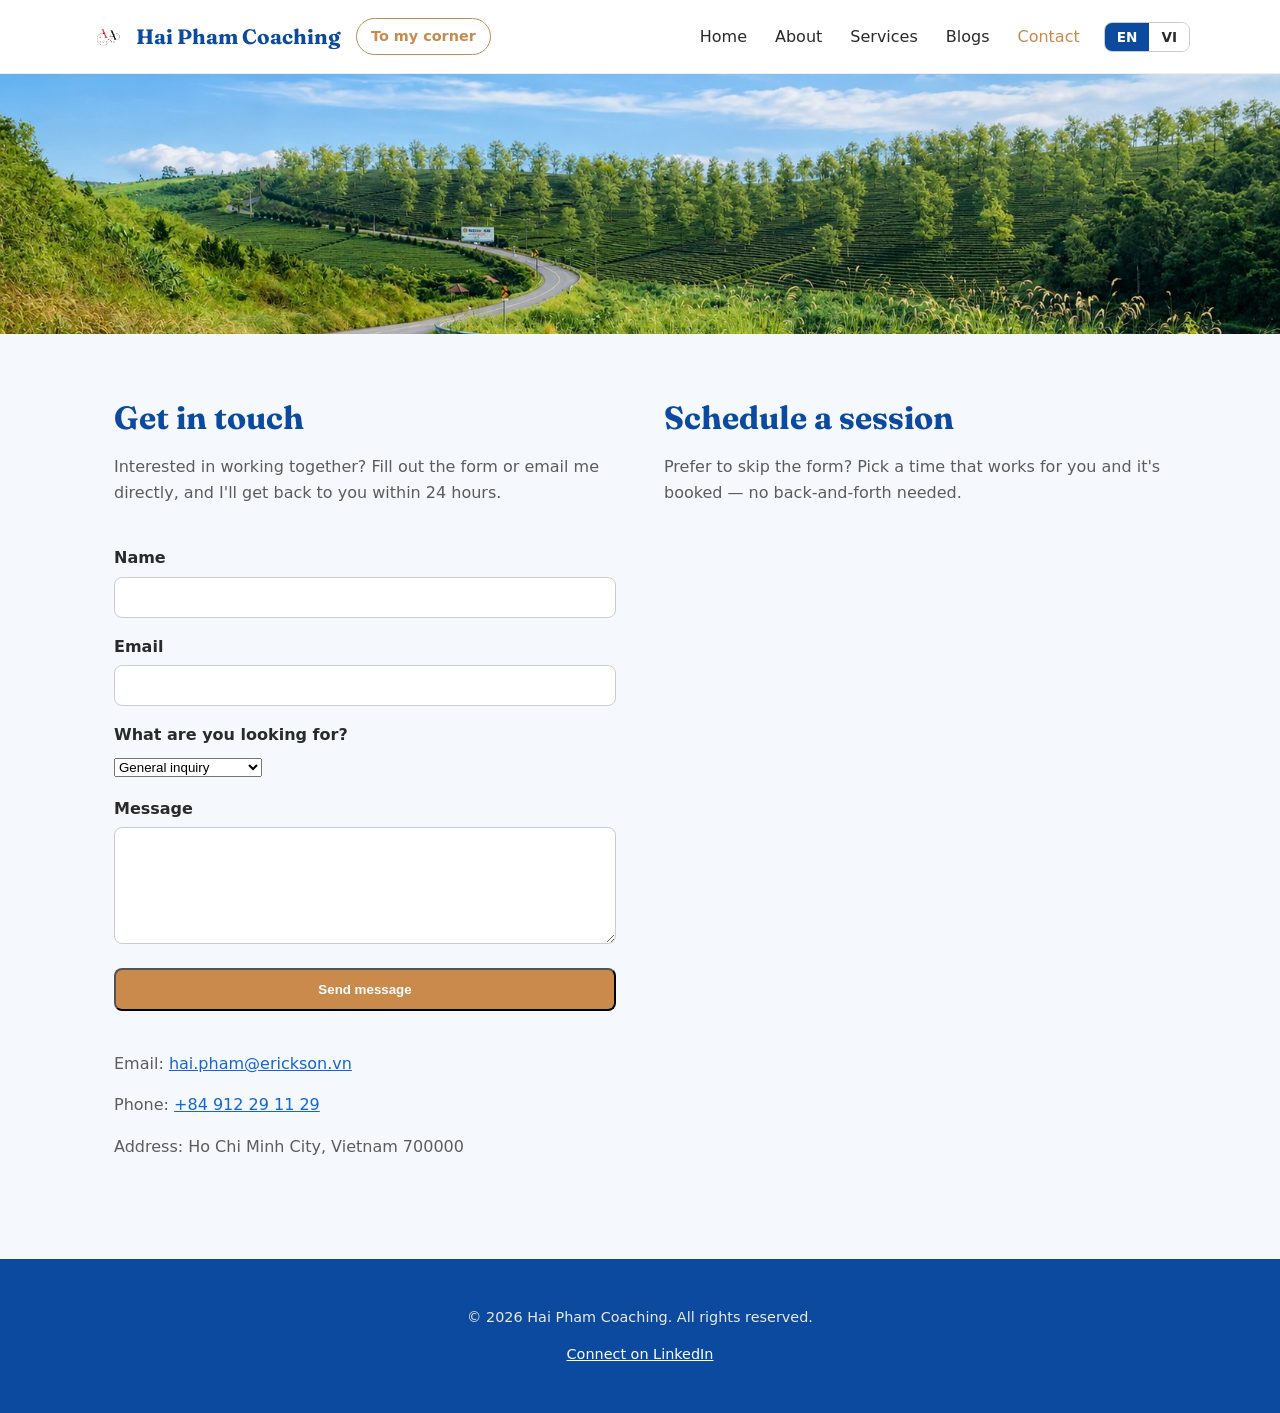
<file: contact.html>
<!DOCTYPE html>
<html lang="en">
<head>
  <meta charset="UTF-8">
  <meta name="viewport" content="width=device-width, initial-scale=1.0">
  <title>Contact &mdash; Hai Pham Coaching</title>
  <link rel="preload" href="fonts/fraunces.woff2" as="font" type="font/woff2" crossorigin>
  <link rel="stylesheet" href="css/style.css">
  <link rel="icon" type="image/png" href="img/logo.png">
</head>
<body>
  <header class="site-header">
    <nav class="nav container">
      <div class="nav-left">
        <a class="nav-brand" href="index.html">
          <img src="img/logo.png" alt="Hai Pham Coaching logo" class="nav-logo">
          Hai Pham Coaching
        </a>
        <a class="nav-corner" href="corner/">
          <span class="i18n-inline" data-lang="en">To my corner</span><span class="i18n-inline" data-lang="vi">Đến góc của tôi</span>
        </a>
      </div>
      <div class="nav-right">
        <ul class="nav-links">
          <li><a href="index.html">
            <span class="i18n-inline" data-lang="en">Home</span><span class="i18n-inline" data-lang="vi">Trang chủ</span>
          </a></li>
          <li><a href="about.html">
            <span class="i18n-inline" data-lang="en">About</span><span class="i18n-inline" data-lang="vi">Giới thiệu</span>
          </a></li>
          <li><a href="services.html">
            <span class="i18n-inline" data-lang="en">Services</span><span class="i18n-inline" data-lang="vi">Dịch vụ</span>
          </a></li>
          <li><a href="blog.html">
            <span class="i18n-inline" data-lang="en">Blogs</span><span class="i18n-inline" data-lang="vi">Bài viết</span>
          </a></li>
          <li><a href="contact.html" class="active">
            <span class="i18n-inline" data-lang="en">Contact</span><span class="i18n-inline" data-lang="vi">Liên hệ</span>
          </a></li>
        </ul>
        <div class="lang-toggle">
          <button type="button" data-lang="en" class="active">EN</button>
          <button type="button" data-lang="vi">VI</button>
        </div>
      </div>
    </nav>
  </header>

  <div class="page-banner">
    <img src="img/banner-tea-hill.jpg" alt="Winding road through tea hill terraces at Dồi chè Phước Lạc">
  </div>

  <main>
    <section class="section">
      <div class="container">
        <div class="contact-layout">
          <div class="contact-form-col">
            <h2>
              <span class="i18n-inline" data-lang="en">Get in touch</span><span class="i18n-inline" data-lang="vi">Liên hệ</span>
            </h2>
            <p class="section-intro">
              <span class="i18n-inline" data-lang="en">
                Interested in working together? Fill out the form or email me
                directly, and I'll get back to you within 24 hours.
              </span><span class="i18n-inline" data-lang="vi">
                Bạn quan tâm đến việc hợp tác? Hãy điền vào biểu mẫu hoặc
                email trực tiếp cho tôi, tôi sẽ phản hồi trong vòng 24 giờ.
              </span>
            </p>

            <form class="contact-form" id="contact-form">
              <input type="hidden" name="access_key" value="ce2d2b58-e116-4325-8a0d-97dacdcb3af9">
              <input type="hidden" name="subject" value="New inquiry from Hai Pham Coaching website">
              <input type="checkbox" name="botcheck" class="hidden-field" style="display:none">

              <div>
                <label for="name">
                  <span class="i18n-inline" data-lang="en">Name</span><span class="i18n-inline" data-lang="vi">Họ tên</span>
                </label>
                <input type="text" id="name" name="name" required>
              </div>
              <div>
                <label for="email">Email</label>
                <input type="email" id="email" name="email" required>
              </div>
              <div>
                <label for="reason">
                  <span class="i18n-inline" data-lang="en">What are you looking for?</span><span class="i18n-inline" data-lang="vi">Bạn đang tìm kiếm điều gì?</span>
                </label>
                <select id="reason" name="reason">
                  <option value="General inquiry" data-en="General inquiry" data-vi="Câu hỏi chung">General inquiry</option>
                  <option value="Free consultation call" data-en="Free consultation call" data-vi="Cuộc gọi tư vấn miễn phí">Free consultation call</option>
                  <option value="Coaching session" data-en="Coaching session" data-vi="Buổi coaching">Coaching session</option>
                  <option value="Meeting" data-en="Meeting" data-vi="Cuộc họp">Meeting</option>
                  <option value="Other" data-en="Other" data-vi="Khác">Other</option>
                </select>
              </div>
              <div>
                <label for="message">
                  <span class="i18n-inline" data-lang="en">Message</span><span class="i18n-inline" data-lang="vi">Lời nhắn</span>
                </label>
                <textarea id="message" name="message" rows="5" required></textarea>
              </div>
              <button type="submit" class="btn btn-primary">
                <span class="i18n-inline" data-lang="en">Send message</span><span class="i18n-inline" data-lang="vi">Gửi tin nhắn</span>
              </button>
            </form>
            <p id="form-status" role="status"></p>

            <div class="contact-info">
              <p>Email: <a href="mailto:hai.pham@erickson.vn">hai.pham@erickson.vn</a></p>
              <p>
                <span class="i18n-inline" data-lang="en">Phone:</span><span class="i18n-inline" data-lang="vi">Điện thoại:</span>
                <a href="tel:+84912291129">+84 912 29 11 29</a>
              </p>
              <p>
                <span class="i18n-inline" data-lang="en">Address:</span><span class="i18n-inline" data-lang="vi">Địa chỉ:</span>
                Ho Chi Minh City, Vietnam 700000
              </p>
            </div>
          </div>

          <div class="contact-calendar-col">
            <h2>
              <span class="i18n-inline" data-lang="en">Schedule a session</span><span class="i18n-inline" data-lang="vi">Đặt lịch buổi coaching</span>
            </h2>
            <p class="section-intro">
              <span class="i18n-inline" data-lang="en">
                Prefer to skip the form? Pick a time that works for you and
                it's booked &mdash; no back-and-forth needed.
              </span><span class="i18n-inline" data-lang="vi">
                Muốn bỏ qua biểu mẫu? Chọn thời gian phù hợp với bạn và đặt
                lịch ngay &mdash; không cần qua lại nhiều lần.
              </span>
            </p>

            <div
              id="calendly-coaching"
              class="calendly-inline-widget"
              data-url="https://calendly.com/minhhai-pham/coaching-session"
              style="min-width: 280px; height: 650px;"
            ></div>
            <script
              type="text/javascript"
              src="https://assets.calendly.com/assets/external/widget.js"
              async
            ></script>
          </div>
        </div>
      </div>
    </section>
  </main>

  <footer class="site-footer">
    <div class="container">
      <p>
        <span class="i18n-inline" data-lang="en">&copy; 2026 Hai Pham Coaching. All rights reserved.</span><span class="i18n-inline" data-lang="vi">&copy; 2026 Hai Pham Coaching. Bảo lưu mọi quyền.</span>
      </p>
      <p><a href="https://www.linkedin.com/in/minh-hai-pham-14641437" target="_blank" rel="noopener">
        <span class="i18n-inline" data-lang="en">Connect on LinkedIn</span><span class="i18n-inline" data-lang="vi">Kết nối trên LinkedIn</span>
      </a></p>
    </div>
  </footer>

  <script src="js/i18n.js"></script>
  <script src="js/main.js"></script>
</body>
</html>
</file>
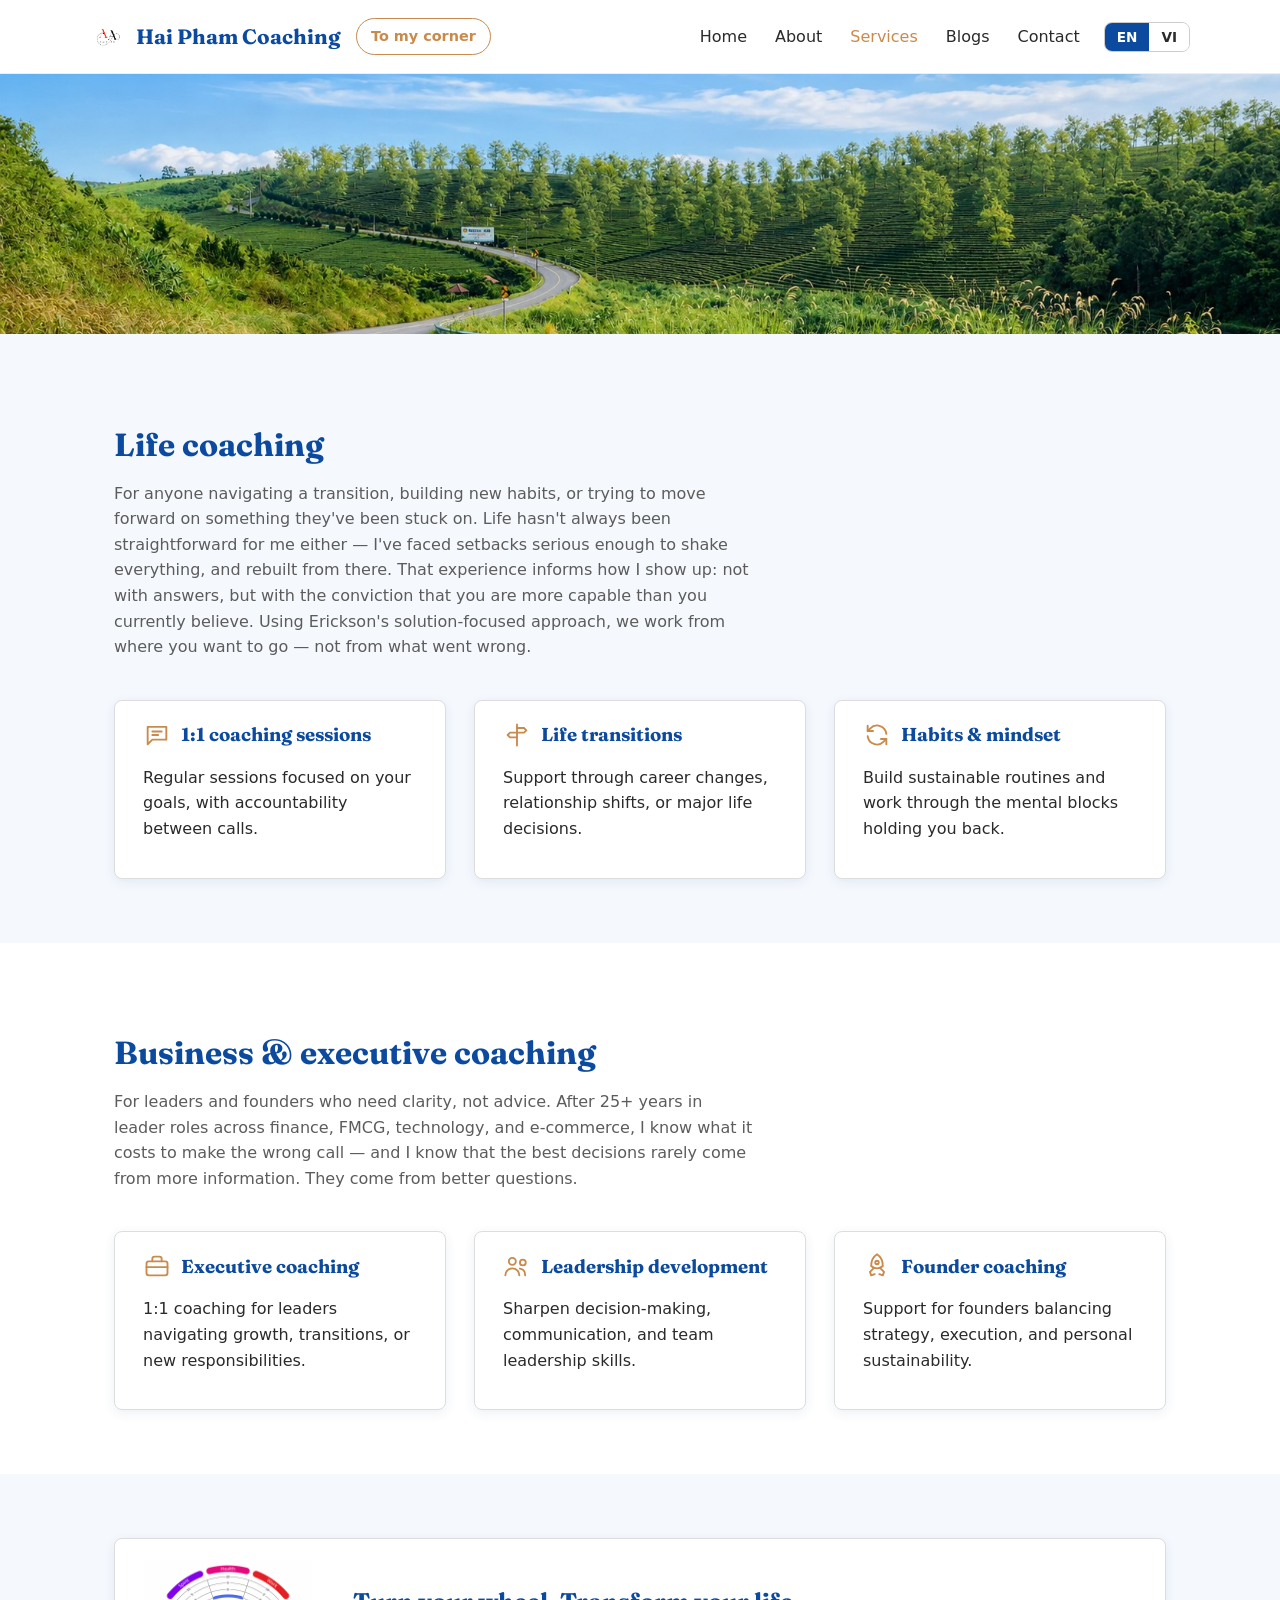
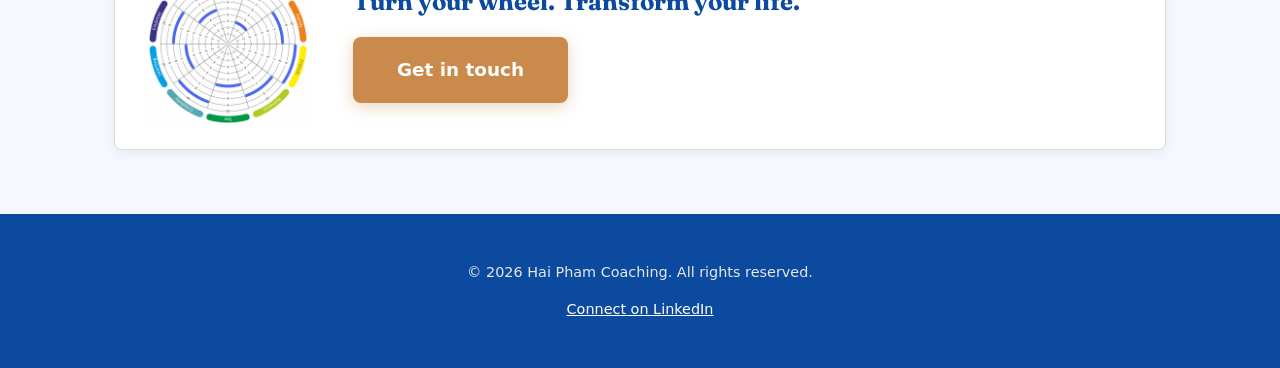
<file: services.html>
<!DOCTYPE html>
<html lang="en">
<head>
  <meta charset="UTF-8">
  <meta name="viewport" content="width=device-width, initial-scale=1.0">
  <title>Services &mdash; Hai Pham Coaching</title>
  <link rel="preload" href="fonts/fraunces.woff2" as="font" type="font/woff2" crossorigin>
  <link rel="stylesheet" href="css/style.css">
  <link rel="icon" type="image/png" href="img/logo.png">
</head>
<body>
  <header class="site-header">
    <nav class="nav container">
      <div class="nav-left">
        <a class="nav-brand" href="index.html">
          <img src="img/logo.png" alt="Hai Pham Coaching logo" class="nav-logo">
          Hai Pham Coaching
        </a>
        <a class="nav-corner" href="corner/">
          <span class="i18n-inline" data-lang="en">To my corner</span><span class="i18n-inline" data-lang="vi">Đến góc của tôi</span>
        </a>
      </div>
      <div class="nav-right">
        <ul class="nav-links">
          <li><a href="index.html">
            <span class="i18n-inline" data-lang="en">Home</span><span class="i18n-inline" data-lang="vi">Trang chủ</span>
          </a></li>
          <li><a href="about.html">
            <span class="i18n-inline" data-lang="en">About</span><span class="i18n-inline" data-lang="vi">Giới thiệu</span>
          </a></li>
          <li><a href="services.html" class="active">
            <span class="i18n-inline" data-lang="en">Services</span><span class="i18n-inline" data-lang="vi">Dịch vụ</span>
          </a></li>
          <li><a href="blog.html">
            <span class="i18n-inline" data-lang="en">Blogs</span><span class="i18n-inline" data-lang="vi">Bài viết</span>
          </a></li>
          <li><a href="contact.html">
            <span class="i18n-inline" data-lang="en">Contact</span><span class="i18n-inline" data-lang="vi">Liên hệ</span>
          </a></li>
        </ul>
        <div class="lang-toggle">
          <button type="button" data-lang="en" class="active">EN</button>
          <button type="button" data-lang="vi">VI</button>
        </div>
      </div>
    </nav>
  </header>

  <div class="page-banner">
    <img src="img/banner-tea-hill.jpg" alt="Winding road through tea hill terraces at Dồi chè Phước Lạc">
  </div>

  <main>
    <section class="section">
      <div class="container">
        <h2>Life coaching</h2>
        <p class="section-intro">
          <span class="i18n-inline" data-lang="en">
            For anyone navigating a transition, building new habits, or
            trying to move forward on something they've been stuck on. Life
            hasn't always been straightforward for me either &mdash; I've
            faced setbacks serious enough to shake everything, and rebuilt
            from there. That experience informs how I show up: not with
            answers, but with the conviction that you are more capable than
            you currently believe. Using Erickson's solution-focused
            approach, we work from where you want to go &mdash; not from
            what went wrong.
          </span><span class="i18n-inline" data-lang="vi">
            Dành cho bất kỳ ai đang trải qua giai đoạn chuyển đổi, xây dựng
            thói quen mới, hoặc muốn bứt phá khỏi điều đang kìm hãm mình.
            Cuộc sống cũng không phải lúc nào bằng phẳng với tôi &mdash; tôi
            đã trải qua những biến cố đủ lớn để lung lay tất cả, và đã tự
            đứng dậy từ đó. Chính điều đó định hình cách tôi đồng hành:
            không phải bằng câu trả lời, mà bằng niềm tin rằng bạn có khả
            năng hơn những gì bạn đang nghĩ về mình. Với phương pháp
            solution-focused của Erickson, chúng ta bắt đầu từ nơi bạn muốn
            đến &mdash; không phải từ những gì đã sai.
          </span>
        </p>
        <div class="grid">
          <div class="card">
            <div class="card-heading">
              <svg class="card-icon" aria-hidden="true"><use href="img/icons.svg#icon-chat"></use></svg>
              <h3>1:1 coaching sessions</h3>
            </div>
            <p>
              <span class="i18n-inline" data-lang="en">Regular sessions focused on your goals, with accountability between calls.</span><span class="i18n-inline" data-lang="vi">Các buổi coaching định kỳ tập trung vào mục tiêu của bạn, có trách nhiệm giải trình giữa các buổi.</span>
            </p>
          </div>
          <div class="card">
            <div class="card-heading">
              <svg class="card-icon" aria-hidden="true"><use href="img/icons.svg#icon-signpost"></use></svg>
              <h3>Life transitions</h3>
            </div>
            <p>
              <span class="i18n-inline" data-lang="en">Support through career changes, relationship shifts, or major life decisions.</span><span class="i18n-inline" data-lang="vi">Đồng hành cùng bạn qua những thay đổi sự nghiệp, biến chuyển trong các mối quan hệ, hoặc các quyết định lớn trong cuộc sống.</span>
            </p>
          </div>
          <div class="card">
            <div class="card-heading">
              <svg class="card-icon" aria-hidden="true"><use href="img/icons.svg#icon-cycle"></use></svg>
              <h3>Habits &amp; mindset</h3>
            </div>
            <p>
              <span class="i18n-inline" data-lang="en">Build sustainable routines and work through the mental blocks holding you back.</span><span class="i18n-inline" data-lang="vi">Xây dựng thói quen bền vững và vượt qua những rào cản tâm lý đang kìm hãm bạn.</span>
            </p>
          </div>
        </div>
      </div>
    </section>

    <section class="section section-alt">
      <div class="container">
        <h2>Business &amp; executive coaching</h2>
        <p class="section-intro">
          <span class="i18n-inline" data-lang="en">
            For leaders and founders who need clarity, not advice. After 25+
            years in leader roles across finance, FMCG, technology, and
            e-commerce, I know what it costs to make the wrong call &mdash;
            and I know that the best decisions rarely come from more
            information. They come from better questions.
          </span><span class="i18n-inline" data-lang="vi">
            Dành cho các nhà lãnh đạo và nhà sáng lập cần sự rõ ràng, không
            phải lời khuyên. Sau hơn 25 năm trong các vai trò lãnh đạo ở tài
            chính, FMCG, công nghệ và thương mại điện tử, tôi hiểu cái giá
            của một quyết định sai &mdash; và tôi biết rằng những quyết định
            tốt nhất hiếm khi đến từ thêm thông tin. Chúng đến từ những câu
            hỏi đúng hơn.
          </span>
        </p>
        <div class="grid">
          <div class="card">
            <div class="card-heading">
              <svg class="card-icon" aria-hidden="true"><use href="img/icons.svg#icon-briefcase"></use></svg>
              <h3>Executive coaching</h3>
            </div>
            <p>
              <span class="i18n-inline" data-lang="en">1:1 coaching for leaders navigating growth, transitions, or new responsibilities.</span><span class="i18n-inline" data-lang="vi">Coaching 1:1 dành cho các nhà lãnh đạo đang trải qua giai đoạn phát triển, chuyển đổi, hoặc đảm nhận trách nhiệm mới.</span>
            </p>
          </div>
          <div class="card">
            <div class="card-heading">
              <svg class="card-icon" aria-hidden="true"><use href="img/icons.svg#icon-people"></use></svg>
              <h3>Leadership development</h3>
            </div>
            <p>
              <span class="i18n-inline" data-lang="en">Sharpen decision-making, communication, and team leadership skills.</span><span class="i18n-inline" data-lang="vi">Rèn giũa kỹ năng ra quyết định, giao tiếp, và lãnh đạo đội ngũ.</span>
            </p>
          </div>
          <div class="card">
            <div class="card-heading">
              <svg class="card-icon" aria-hidden="true"><use href="img/icons.svg#icon-rocket"></use></svg>
              <h3>Founder coaching</h3>
            </div>
            <p>
              <span class="i18n-inline" data-lang="en">Support for founders balancing strategy, execution, and personal sustainability.</span><span class="i18n-inline" data-lang="vi">Đồng hành cùng các nhà sáng lập trong việc cân bằng giữa chiến lược, thực thi, và sự bền vững cá nhân.</span>
            </p>
          </div>
        </div>
      </div>
    </section>

    <section class="section">
      <div class="container">
        <div class="card wheel-cta">
          <img
            class="wheel-cta-image"
            src="img/wheel-of-life.png"
            alt="Wheel of Life coaching tool"
          >
          <div class="wheel-cta-content">
            <p class="wheel-cta-tagline">
              <span class="i18n-inline" data-lang="en">Turn your wheel. Transform your life.</span><span class="i18n-inline" data-lang="vi">Xoay bánh xe của bạn. Thay đổi cuộc đời bạn.</span>
            </p>
            <a class="btn btn-primary btn-lg" href="contact.html">
              <span class="i18n-inline" data-lang="en">Get in touch</span><span class="i18n-inline" data-lang="vi">Liên hệ ngay</span>
            </a>
          </div>
        </div>
      </div>
    </section>
  </main>

  <footer class="site-footer">
    <div class="container">
      <p>
        <span class="i18n-inline" data-lang="en">&copy; 2026 Hai Pham Coaching. All rights reserved.</span><span class="i18n-inline" data-lang="vi">&copy; 2026 Hai Pham Coaching. Bảo lưu mọi quyền.</span>
      </p>
      <p><a href="https://www.linkedin.com/in/minh-hai-pham-14641437" target="_blank" rel="noopener">
        <span class="i18n-inline" data-lang="en">Connect on LinkedIn</span><span class="i18n-inline" data-lang="vi">Kết nối trên LinkedIn</span>
      </a></p>
    </div>
  </footer>

  <script src="js/i18n.js"></script>
</body>
</html>
</file>
<file: css/style.css>
/* Heading font, self-hosted (no third-party requests). Fraunces includes every Vietnamese
   letter (ầ ấ ố ữ ...). Georgia lacks the double-mark letters, so the browser drew the tone mark
   loose beside the letter: "câ`n đấ´t" instead of "cần đất". */
@font-face {
  font-family: "Fraunces";
  font-style: normal;
  font-weight: 100 900;
  font-display: swap;
  src: url("../fonts/fraunces.woff2") format("woff2");
}

:root {
  --color-primary: #0b4a9e;
  --color-primary-light: #1565d8;
  --color-accent: #c98a4b;
  --color-bg: #f5f8fd;
  --color-bg-alt: #ffffff;
  --color-text: #2a2a2a;
  --color-text-muted: #5c5c5c;
  --max-width: 1100px;
  --radius: 8px;
}

* {
  box-sizing: border-box;
}

body {
  margin: 0;
  font-family: "Segoe UI", system-ui, -apple-system, sans-serif;
  color: var(--color-text);
  background: var(--color-bg);
  line-height: 1.6;
}

h1, h2, h3 {
  font-family: "Fraunces", "Times New Roman", serif;
  color: var(--color-primary);
  line-height: 1.25;
  text-wrap: balance;
}

a {
  color: var(--color-primary-light);
}

.container {
  max-width: var(--max-width);
  margin: 0 auto;
  padding: 0 24px;
}

/* Header / nav */
.site-header {
  background: var(--color-bg-alt);
  border-bottom: 1px solid #eee;
  position: sticky;
  top: 0;
  z-index: 10;
}

.nav {
  display: flex;
  align-items: center;
  justify-content: space-between;
  padding: 18px 0;
}

.nav-brand {
  display: flex;
  align-items: center;
  gap: 10px;
  font-family: "Fraunces", "Times New Roman", serif;
  font-size: 1.3rem;
  font-weight: bold;
  color: var(--color-primary);
  text-decoration: none;
}

.nav-logo {
  height: 36px;
  width: 36px;
}

.nav-left {
  display: flex;
  align-items: center;
  gap: 16px;
}

/* "To my corner" button next to the site title: links to the in-session tool at /corner/ */
.nav-corner {
  padding: 6px 14px;
  border: 1.5px solid var(--color-accent);
  border-radius: 999px;
  color: var(--color-accent);
  font-size: 0.9rem;
  font-weight: 600;
  text-decoration: none;
  white-space: nowrap;
  transition: background 0.15s, color 0.15s;
}

.nav-corner:hover,
.nav-corner:focus-visible {
  background: var(--color-accent);
  color: #fff;
}

.nav-links a {
  white-space: nowrap;
}

/* Tablet widths: title + button and the menu no longer fit on one row,
   so put them on two centred rows instead of squeezing the menu. */
@media (max-width: 1023px) {
  .nav {
    flex-wrap: wrap;
    justify-content: center;
    gap: 12px 24px;
  }
}

.nav-right {
  display: flex;
  align-items: center;
  gap: 24px;
}

.nav-links {
  display: flex;
  gap: 28px;
  list-style: none;
  margin: 0;
  padding: 0;
}

.nav-links a {
  text-decoration: none;
  color: var(--color-text);
  font-weight: 500;
}

.nav-links a:hover,
.nav-links a.active {
  color: var(--color-accent);
}

/* Language toggle */
.lang-toggle {
  display: flex;
  border: 1px solid #ccc;
  border-radius: var(--radius);
  overflow: hidden;
}

.lang-toggle button {
  padding: 6px 12px;
  border: none;
  background: var(--color-bg-alt);
  color: var(--color-text);
  font-family: inherit;
  font-size: 0.85rem;
  font-weight: 600;
  cursor: pointer;
}

.lang-toggle button.active {
  background: var(--color-primary);
  color: #fff;
}

/* i18n show/hide */
.i18n-block[data-lang="vi"],
.i18n-inline[data-lang="vi"] {
  display: none;
}

html.lang-vi .i18n-block[data-lang="en"],
html.lang-vi .i18n-inline[data-lang="en"] {
  display: none;
}

html.lang-vi .i18n-block[data-lang="vi"] {
  display: block;
}

html.lang-vi .i18n-inline[data-lang="vi"] {
  display: inline;
}

/* Page banner */
.page-banner {
  width: 100%;
  overflow: hidden;
  line-height: 0;
}

.page-banner img {
  width: 100%;
  height: 260px;
  object-fit: cover;
  display: block;
}

@media (max-width: 640px) {
  .page-banner img {
    height: 150px;
  }
}

/* Hero */
.hero {
  padding: 80px 0 24px;
  background: linear-gradient(180deg, var(--color-bg-alt), var(--color-bg));
}

.hero-inner {
  display: flex;
  align-items: center;
  gap: 48px;
}

.hero-content {
  flex: 1 1 60%;
  text-align: left;
}

.hero h1 {
  font-size: 2.4rem;
  margin-bottom: 16px;
}

.hero p {
  font-size: 1.15rem;
  color: var(--color-text-muted);
  max-width: 560px;
  margin: 0 0 32px;
}

.hero-photo {
  flex: 1 1 40%;
  display: flex;
  justify-content: center;
}

.hero-photo img {
  width: 100%;
  max-width: 300px;
  aspect-ratio: 3 / 4;
  object-fit: cover;
  object-position: top center;
  border-radius: 16px;
  display: block;
}

@media (max-width: 1023px) {
  .hero-photo img {
    max-width: 240px;
  }
}

@media (max-width: 767px) {
  .hero-inner {
    flex-direction: column;
    text-align: center;
  }

  .hero-content {
    text-align: center;
  }

  .hero p {
    margin-left: auto;
    margin-right: auto;
  }

  .hero-photo {
    width: 100%;
  }

  .hero-photo img {
    max-width: 280px;
  }
}

/* Buttons */
.btn {
  display: inline-block;
  padding: 12px 28px;
  border-radius: var(--radius);
  text-decoration: none;
  font-weight: 600;
}

.btn-primary {
  background: var(--color-accent);
  color: #fff;
}

.btn-primary:hover {
  background: #b5793d;
}

.btn-lg {
  padding: 18px 44px;
  font-size: 1.15rem;
  box-shadow: 0 4px 16px rgba(201, 138, 75, 0.35);
}

/* Sections */
.section {
  padding: 64px 0;
}

.section-alt {
  background: var(--color-bg-alt);
}

.section-tight-top {
  padding-top: 32px;
}

.section h2 {
  font-size: 2rem;
  margin-bottom: 12px;
}

.section-intro {
  color: var(--color-text-muted);
  max-width: 640px;
  margin-bottom: 40px;
}

/* Cards / grid */
.grid {
  display: grid;
  grid-template-columns: repeat(auto-fit, minmax(260px, 1fr));
  gap: 28px;
}

.card {
  background: var(--color-bg-alt);
  border: 1px solid #ddd;
  border-radius: var(--radius);
  padding: 20px 28px;
  box-shadow: 0 3px 12px rgba(8, 58, 126, 0.08);
}

.card h3 {
  margin-top: 0;
}

.card-heading {
  display: flex;
  align-items: center;
  gap: 10px;
  margin-bottom: 12px;
}

.card-heading h3 {
  margin: 0;
}

.card-icon {
  width: 28px;
  height: 28px;
  color: var(--color-accent);
  flex-shrink: 0;
}

.card ul {
  margin: 0;
  padding-left: 20px;
}

.card li {
  margin-bottom: 8px;
}

.card li:last-child {
  margin-bottom: 0;
}

.flag-row {
  display: inline-flex;
  align-items: center;
  gap: 6px;
  vertical-align: middle;
}

.flag-icon {
  width: 24px;
  height: 16px;
  border-radius: 2px;
  box-shadow: 0 0 0 1px rgba(0, 0, 0, 0.15);
}

.flag-arrow {
  color: var(--color-text-muted);
  font-size: 0.85rem;
}

/* About */
.about-header {
  display: flex;
  align-items: flex-start;
  gap: 32px;
  margin-bottom: 40px;
}

.about-photo {
  width: 160px;
  height: 160px;
  border-radius: 50%;
  object-fit: cover;
  flex-shrink: 0;
  border: 3px solid var(--color-bg-alt);
  box-shadow: 0 2px 8px rgba(0, 0, 0, 0.12);
}

.about-header-intro {
  margin: 0;
}

.about-header-intro p {
  margin: 0 0 16px;
}

.about-header-intro p:last-child {
  margin-bottom: 0;
}

@media (max-width: 640px) {
  .about-header {
    flex-direction: column;
    text-align: center;
  }
}

/* Blog */
.stack {
  display: flex;
  flex-direction: column;
  gap: 16px;
}

.blog-post-illustration {
  float: right;
  width: 130px;
  margin: 0 0 12px 16px;
  border-radius: var(--radius);
  transition: width 0.3s ease;
}

.blog-post.image-expanded > .blog-post-illustration {
  width: 50%;
  box-shadow: 0 8px 24px rgba(8, 58, 126, 0.25);
}

.blog-post.image-expanded > img[src*="blog-illustration-road"],
.blog-post.image-expanded > img[src*="blog-illustration-seed"],
.blog-post.image-expanded > img[src*="blog-illustration-fish"],
.blog-post.image-expanded > img[src*="blog-illustration-papaya-tree"],
.blog-post.image-expanded > img[src*="blog-illustration-questions"],
.blog-post.image-expanded > img[src*="blog-illustration-doors"],
.blog-post.image-expanded > img[src*="blog-illustration-costume-party"],
.blog-post.image-expanded > img[src*="blog-illustration-coaching-cafe"] {
  max-width: 480px;
}

.blog-post-illustration-wrap {
  float: right;
  width: 130px;
  margin: 0 0 12px 16px;
  transition: width 0.3s ease;
}

.blog-post.image-expanded .blog-post-illustration-wrap {
  width: 50%;
  max-width: 800px;
}

.blog-post-illustration-wrap .blog-post-illustration {
  float: none;
  width: 100%;
  margin: 0;
}

.blog-post.image-expanded .blog-post-illustration-wrap .blog-post-illustration {
  box-shadow: 0 8px 24px rgba(8, 58, 126, 0.25);
}

.blog-post-illustration-credit {
  display: block;
  margin-top: 4px;
  font-size: 0.7rem;
  line-height: 1.3;
  color: var(--color-text-muted);
  text-align: center;
}

@media (max-width: 480px) {
  .blog-post-illustration,
  .blog-post-illustration-wrap {
    width: 90px;
  }
}

.blog-post-meta {
  color: var(--color-text-muted);
  font-size: 0.9rem;
  margin-top: -8px;
  margin-bottom: 20px;
}

.blog-post p {
  margin: 0 0 16px;
}

.blog-post blockquote {
  margin: 24px 0;
  padding-left: 20px;
  border-left: 3px solid var(--color-accent);
  font-style: italic;
  color: var(--color-text-muted);
  text-wrap: balance;
}

.post-preview {
  display: -webkit-box;
  -webkit-line-clamp: 3;
  -webkit-box-orient: vertical;
  overflow: hidden;
}

.post-preview.expanded {
  display: block;
  overflow: visible;
}

.read-more-btn {
  margin-top: 12px;
  padding: 0;
  border: none;
  background: none;
  color: var(--color-primary-light);
  font-family: inherit;
  font-size: 0.95rem;
  font-weight: 600;
  cursor: pointer;
  text-decoration: underline;
}

.page-cta {
  margin-top: 48px;
  text-align: center;
}

/* FAQ */
.faq-item {
  padding: 14px 22px;
}

.faq-question {
  display: flex;
  align-items: center;
  justify-content: space-between;
  gap: 16px;
  width: 100%;
  border: none;
  background: none;
  padding: 0;
  font-family: inherit;
  font-size: 1.1rem;
  font-weight: 600;
  color: var(--color-primary);
  text-align: left;
  cursor: pointer;
}

.faq-toggle-icon {
  width: 20px;
  height: 20px;
  color: var(--color-accent);
  flex-shrink: 0;
  transition: transform 0.2s ease;
}

.faq-item.open .faq-toggle-icon {
  transform: rotate(180deg);
}

.faq-answer {
  display: none;
  margin-top: 16px;
  color: var(--color-text-muted);
}

.faq-item.open .faq-answer {
  display: block;
}

.faq-answer p:last-child,
.faq-answer ul:last-child {
  margin-bottom: 0;
}

.faq-answer ul {
  margin: 0;
  padding-left: 20px;
}

.faq-answer li {
  margin-bottom: 8px;
}

.faq-answer li:last-child {
  margin-bottom: 0;
}

.faq-table-wrapper {
  overflow-x: auto;
  margin-top: 16px;
}

.faq-table {
  width: 100%;
  border-collapse: collapse;
  font-size: 0.9rem;
}

.faq-table th,
.faq-table td {
  border: 1px solid #ddd;
  padding: 10px 12px;
  text-align: left;
  vertical-align: top;
}

.faq-table th {
  background: var(--color-bg);
  color: var(--color-primary);
}

.page-cta p {
  color: var(--color-text-muted);
  margin-bottom: 16px;
}

/* Services wheel-of-life CTA */
.wheel-cta {
  display: flex;
  align-items: center;
  gap: 40px;
}

.wheel-cta-image {
  width: 170px;
  height: 170px;
  flex-shrink: 0;
}

.wheel-cta-content {
  flex: 1;
}

.wheel-cta-tagline {
  font-family: "Fraunces", "Times New Roman", serif;
  font-size: 1.5rem;
  font-weight: bold;
  color: var(--color-primary);
  line-height: 1.3;
  margin: 0 0 20px;
}

@media (max-width: 640px) {
  .wheel-cta {
    flex-direction: column;
    text-align: center;
  }

  .wheel-cta-image {
    width: 130px;
    height: 130px;
  }
}

/* Logo marquee */
.logo-marquee {
  overflow: hidden;
  width: 100%;
  -webkit-mask-image: linear-gradient(90deg, transparent, #000 5%, #000 95%, transparent);
  mask-image: linear-gradient(90deg, transparent, #000 5%, #000 95%, transparent);
}

.logo-track {
  display: flex;
  width: max-content;
  animation: logo-scroll 28s linear infinite;
}

.logo-item {
  flex-shrink: 0;
  width: 160px;
  height: 80px;
  margin: 0 16px;
  padding: 12px;
  display: flex;
  align-items: center;
  justify-content: center;
  background: var(--color-bg-alt);
  border: 1px solid #ddd;
  border-radius: var(--radius);
}

.logo-item img {
  max-width: 100%;
  max-height: 100%;
  object-fit: contain;
}

@keyframes logo-scroll {
  from {
    transform: translateX(0);
  }
  to {
    transform: translateX(-50%);
  }
}

@media (prefers-reduced-motion: reduce) {
  .logo-track {
    animation: none;
  }
}

/* Quote */
.quote-section {
  text-align: center;
}

.quote-mark-icon {
  width: 32px;
  height: 32px;
  color: var(--color-accent);
  margin-bottom: 24px;
}

.quote-block {
  max-width: 720px;
  margin: 0 auto;
}

.quote-text {
  font-family: "Fraunces", "Times New Roman", serif;
  font-style: italic;
  font-size: 1.35rem;
  line-height: 1.5;
  color: var(--color-primary);
  margin: 0 0 16px;
  text-wrap: balance;
}

.quote-attribution {
  font-style: normal;
  font-size: 0.95rem;
  color: var(--color-text-muted);
  margin: 0;
}

/* Contact form */
.contact-layout {
  display: grid;
  grid-template-columns: 1fr 1fr;
  gap: 48px;
  align-items: start;
}

@media (max-width: 900px) {
  .contact-layout {
    grid-template-columns: 1fr;
  }
}

.contact-form-col h2,
.contact-calendar-col h2 {
  margin-top: 0;
}

.contact-form {
  display: grid;
  gap: 16px;
  max-width: 520px;
}

.contact-form label {
  font-weight: 600;
  display: block;
  margin-bottom: 6px;
}

.contact-form input,
.contact-form textarea {
  width: 100%;
  padding: 10px 12px;
  border: 1px solid #ccc;
  border-radius: var(--radius);
  font-family: inherit;
  font-size: 1rem;
}

.contact-info {
  margin-top: 40px;
  color: var(--color-text-muted);
}

/* Footer */
.site-footer {
  background: var(--color-primary);
  color: #e8e8e8;
  padding: 32px 0;
  text-align: center;
  font-size: 0.9rem;
}

.site-footer a {
  color: #fff;
}

@media (max-width: 640px) {
  .nav {
    flex-direction: column;
    flex-wrap: nowrap;
    gap: 12px;
  }

  .nav-right {
    flex-direction: column;
    gap: 12px;
  }

  .nav-left {
    flex-wrap: wrap;
    justify-content: center;
    gap: 8px 16px;
  }

  .nav-brand {
    white-space: nowrap;
  }

  .nav-links {
    gap: 18px;
    flex-wrap: wrap;
    justify-content: center;
  }

  .hero h1 {
    font-size: 2rem;
  }
}
</file>
